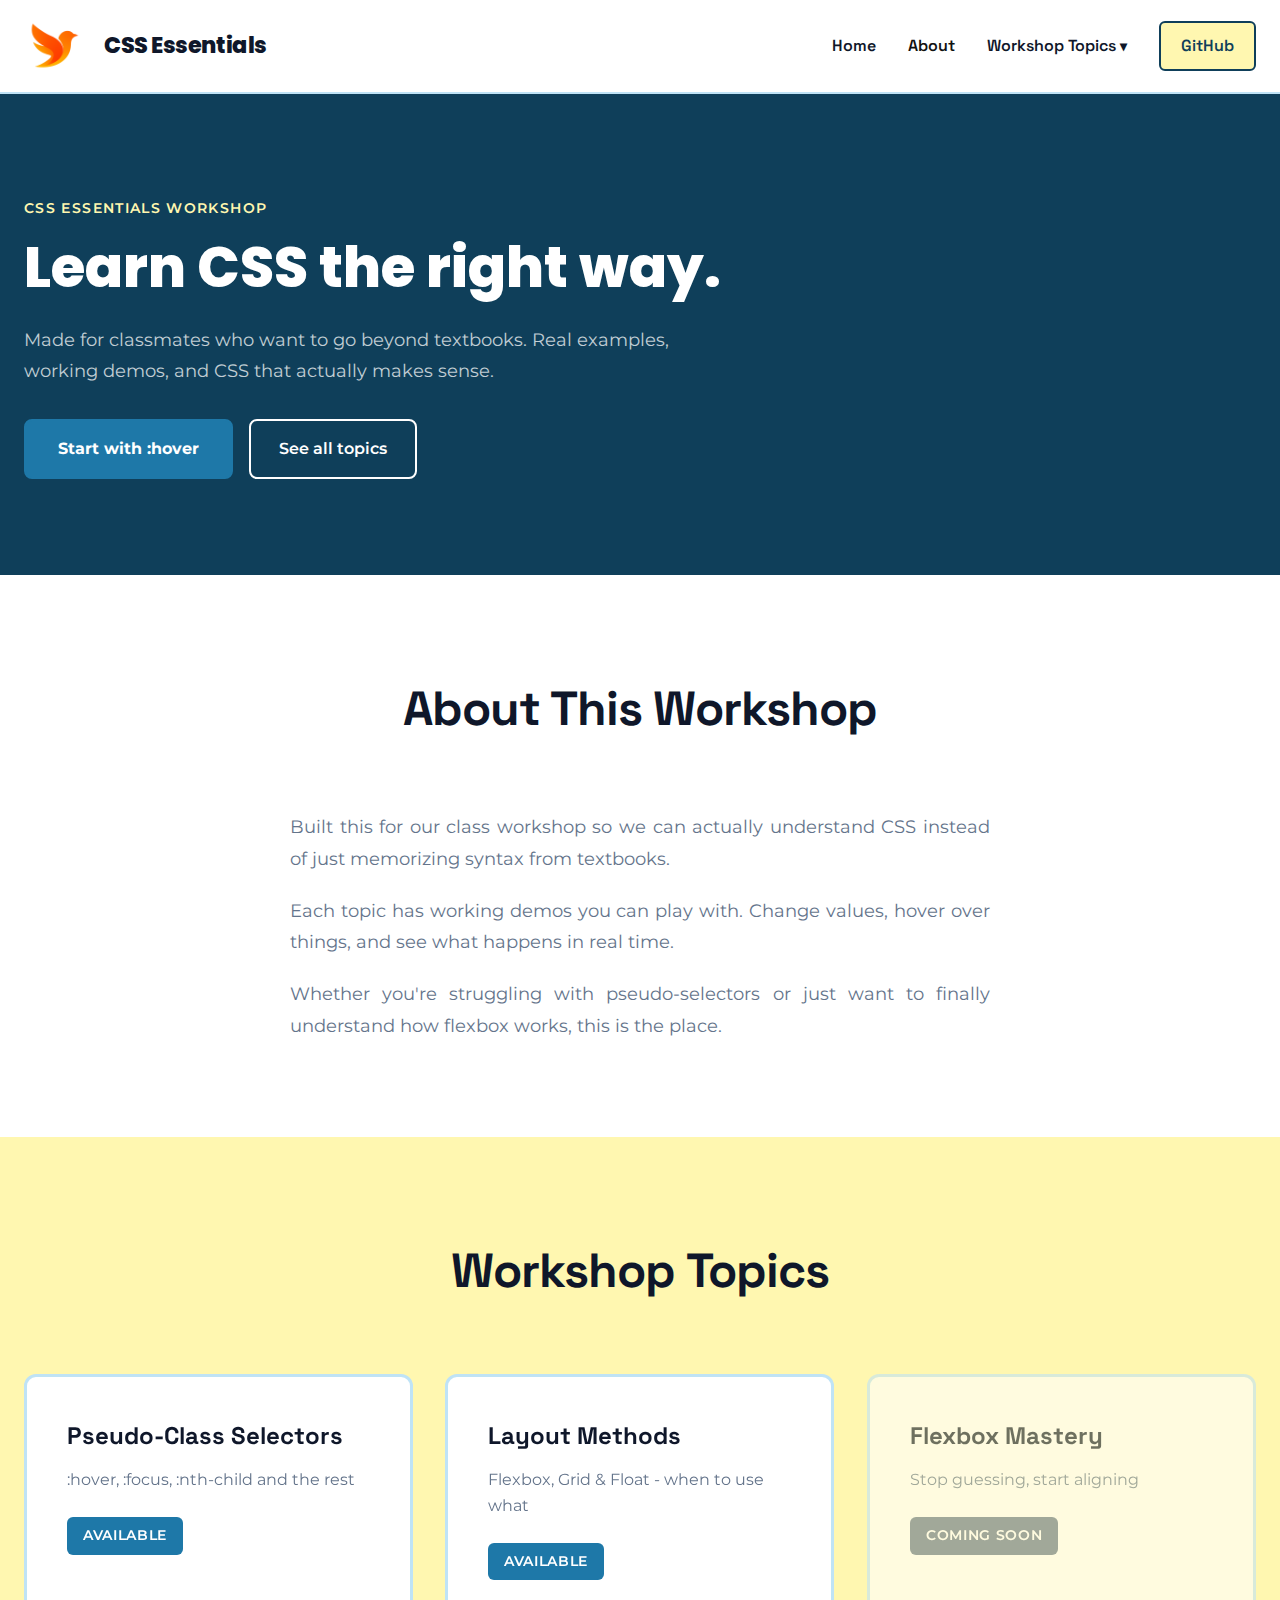
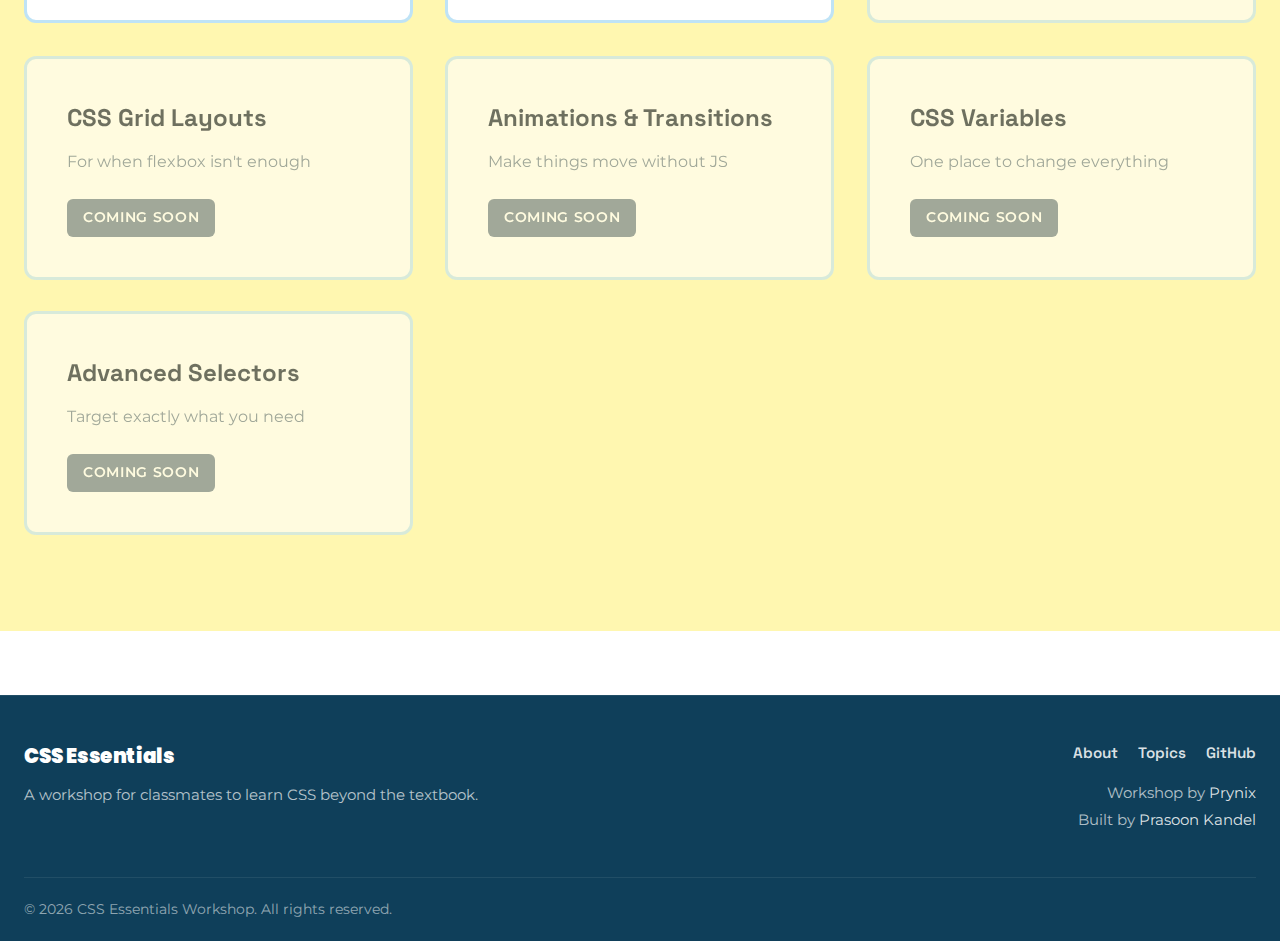
<file: index.html>
<!doctype html>
<html lang="en">
  <head>
    <meta charset="UTF-8" />
    <meta name="viewport" content="width=device-width, initial-scale=1.0" />
    <title>CSS Essentials - Learn Advanced CSS</title>
    <meta
      name="description"
      content="A learning platform developed for a workshop to help classmates understand advanced CSS concepts beyond traditional textbook material."
    />
    <meta
      name="keywords"
      content="CSS, CSS workshop, pseudo-selectors, flexbox, grid, web development, learn CSS"
    />
    <meta name="author" content="Prasoon Kandel" />
    <meta name="robots" content="index, follow" />

    <!-- Open Graph / Facebook -->
    <meta property="og:type" content="website" />
    <meta property="og:title" content="CSS Essentials - Learn Advanced CSS" />
    <meta
      property="og:description"
      content="A learning platform developed for a workshop to help classmates understand advanced CSS concepts beyond traditional textbook material."
    />
    <meta
      property="og:image"
      content="https://css-essentials.prasoonkandel.me/banner.png"
    />
    <meta
      property="og:url"
      content="https://css-essentials.prasoonkandel.me/"
    />
    <meta property="og:site_name" content="CSS Essentials" />

    <!-- Twitter -->
    <meta name="twitter:card" content="summary_large_image" />
    <meta name="twitter:title" content="CSS Essentials - Learn Advanced CSS" />
    <meta
      name="twitter:description"
      content="A learning platform developed for a workshop to help classmates understand advanced CSS concepts beyond traditional textbook material."
    />
    <meta
      name="twitter:image"
      content="https://css-essentials.prasoonkandel.me/banner.png"
    />

    <!-- Theme Color -->
    <meta name="theme-color" content="#1e78a8" />

    <link rel="icon" href="./favicon.png" />
    <link rel="shortcut icon" href="./favicon.png" />
    <link rel="preconnect" href="https://fonts.googleapis.com" />
    <link rel="preconnect" href="https://fonts.gstatic.com" crossorigin />
    <link
      href="https://fonts.googleapis.com/css2?family=Montserrat:wght@400;500;600;700&family=Space+Grotesk:wght@500;600;700&family=Poppins:wght@700;800;900&display=swap"
      rel="stylesheet"
    />
    <link rel="stylesheet" href="css/root.css" />
    <link rel="stylesheet" href="css/global.css" />
    <link rel="stylesheet" href="css/home.css" />
  </head>
  <body>
    <nav class="navbar">
      <div class="container">
        <div class="nav-content">
          <a href="./" class="nav-logo">
            <img src="prynix.png" alt="Prynix Logo" class="logo-img" />
            <span class="logo-title">CSS Essentials</span>
          </a>

          <button
            class="nav-toggle"
            type="button"
            aria-label="Open menu"
            aria-expanded="false"
            aria-controls="nav-links"
          >
            <svg
              class="nav-toggle-icon"
              width="22"
              height="22"
              viewBox="0 0 24 24"
              fill="none"
              stroke="currentColor"
              stroke-width="2.5"
              stroke-linecap="round"
            >
              <path d="M4 7h16M4 12h16M4 17h16" />
            </svg>
          </button>

          <div class="nav-links" id="nav-links">
            <a href="./">Home</a>
            <a href="#about">About</a>
            <div class="nav-dropdown">
              <button
                type="button"
                class="nav-dropdown-toggle"
                aria-expanded="false"
                aria-controls="nav-dropdown-menu"
              >
                Workshop Topics <span class="nav-dropdown-caret">▾</span>
              </button>
              <div class="nav-dropdown-menu" id="nav-dropdown-menu">
                <a href="#topics">All Topics</a>
                <a href="pseudo-selectors/">Pseudo-Class Selectors</a>
                <a href="layout-methods/">Layout Methods</a>
                <a href="#" class="disabled-link">Flexbox Mastery</a>
                <a href="#" class="disabled-link">CSS Grid Layouts</a>
                <a href="#" class="disabled-link">Animations & Transitions</a>
                <a href="#" class="disabled-link">CSS Variables</a>
                <a href="#" class="disabled-link">Advanced Selectors</a>
              </div>
            </div>
            <a
              href="https://github.com/prynixdevs/CSS-Essentials"
              target="_blank"
              rel="noopener noreferrer"
              class="nav-cta"
              >GitHub</a
            >
          </div>
        </div>
      </div>
    </nav>

    <section class="hero">
      <div class="container">
        <div class="hero-content">
          <p class="hero-label">CSS Essentials Workshop</p>
          <h1 class="hero-title">Learn CSS the right way.</h1>
          <p class="hero-desc">
            Made for classmates who want to go beyond textbooks. Real examples,
            working demos, and CSS that actually makes sense.
          </p>
          <div class="hero-actions">
            <a href="pseudo-selectors/" class="btn-start">Start with :hover</a>
            <a href="#topics" class="btn-browse">See all topics</a>
          </div>
        </div>
      </div>
    </section>

    <section id="about" class="introduction">
      <div class="container">
        <h2 class="section-title">About This Workshop</h2>
        <div class="intro-content">
          <p>
            Built this for our class workshop so we can actually understand CSS
            instead of just memorizing syntax from textbooks.
          </p>
          <p>
            Each topic has working demos you can play with. Change values, hover
            over things, and see what happens in real time.
          </p>
          <p>
            Whether you're struggling with pseudo-selectors or just want to
            finally understand how flexbox works, this is the place.
          </p>
        </div>
      </div>
    </section>

    <section id="topics" class="topics">
      <div class="container">
        <h2 class="section-title">Workshop Topics</h2>
        <div class="topics-grid">
          <a href="pseudo-selectors/" class="topic-card">
            <h3>Pseudo-Class Selectors</h3>
            <p>:hover, :focus, :nth-child and the rest</p>
            <span class="badge">Available</span>
          </a>
          <a href="layout-methods/" class="topic-card">
            <h3>Layout Methods</h3>
            <p>Flexbox, Grid & Float - when to use what</p>
            <span class="badge">Available</span>
          </a>
          <div class="topic-card disabled">
            <h3>Flexbox Mastery</h3>
            <p>Stop guessing, start aligning</p>
            <span class="badge soon">Coming Soon</span>
          </div>
          <div class="topic-card disabled">
            <h3>CSS Grid Layouts</h3>
            <p>For when flexbox isn't enough</p>
            <span class="badge soon">Coming Soon</span>
          </div>
          <div class="topic-card disabled">
            <h3>Animations & Transitions</h3>
            <p>Make things move without JS</p>
            <span class="badge soon">Coming Soon</span>
          </div>
          <div class="topic-card disabled">
            <h3>CSS Variables</h3>
            <p>One place to change everything</p>
            <span class="badge soon">Coming Soon</span>
          </div>
          <div class="topic-card disabled">
            <h3>Advanced Selectors</h3>
            <p>Target exactly what you need</p>
            <span class="badge soon">Coming Soon</span>
          </div>
        </div>
      </div>
    </section>

    <footer class="footer">
      <div class="container">
        <div class="footer-inner">
          <div class="footer-brand">
            <div class="footer-name">CSS Essentials</div>
            <p class="footer-desc">
              A workshop for classmates to learn CSS beyond the textbook.
            </p>
          </div>

          <div class="footer-right">
            <ul class="footer-links">
              <li><a href="#about">About</a></li>
              <li><a href="#topics">Topics</a></li>
              <li>
                <a
                  href="https://github.com/prynixdevs/CSS-Essentials"
                  target="_blank"
                  rel="noopener noreferrer"
                  >GitHub</a
                >
              </li>
            </ul>

            <div class="footer-credits">
              <span
                >Workshop by
                <a
                  href="https://github.com/prynixdevs"
                  target="_blank"
                  rel="noopener noreferrer"
                  >Prynix</a
                ></span
              >
              <span
                >Built by
                <a
                  href="https://github.com/prasoonkandel"
                  target="_blank"
                  rel="noopener noreferrer"
                  >Prasoon Kandel</a
                ></span
              >
            </div>
          </div>
        </div>

        <div class="footer-bottom">
          <p>© 2026 CSS Essentials Workshop. All rights reserved.</p>
        </div>
      </div>
    </footer>

    <script src="script.js"></script>
  </body>
</html>
</file>
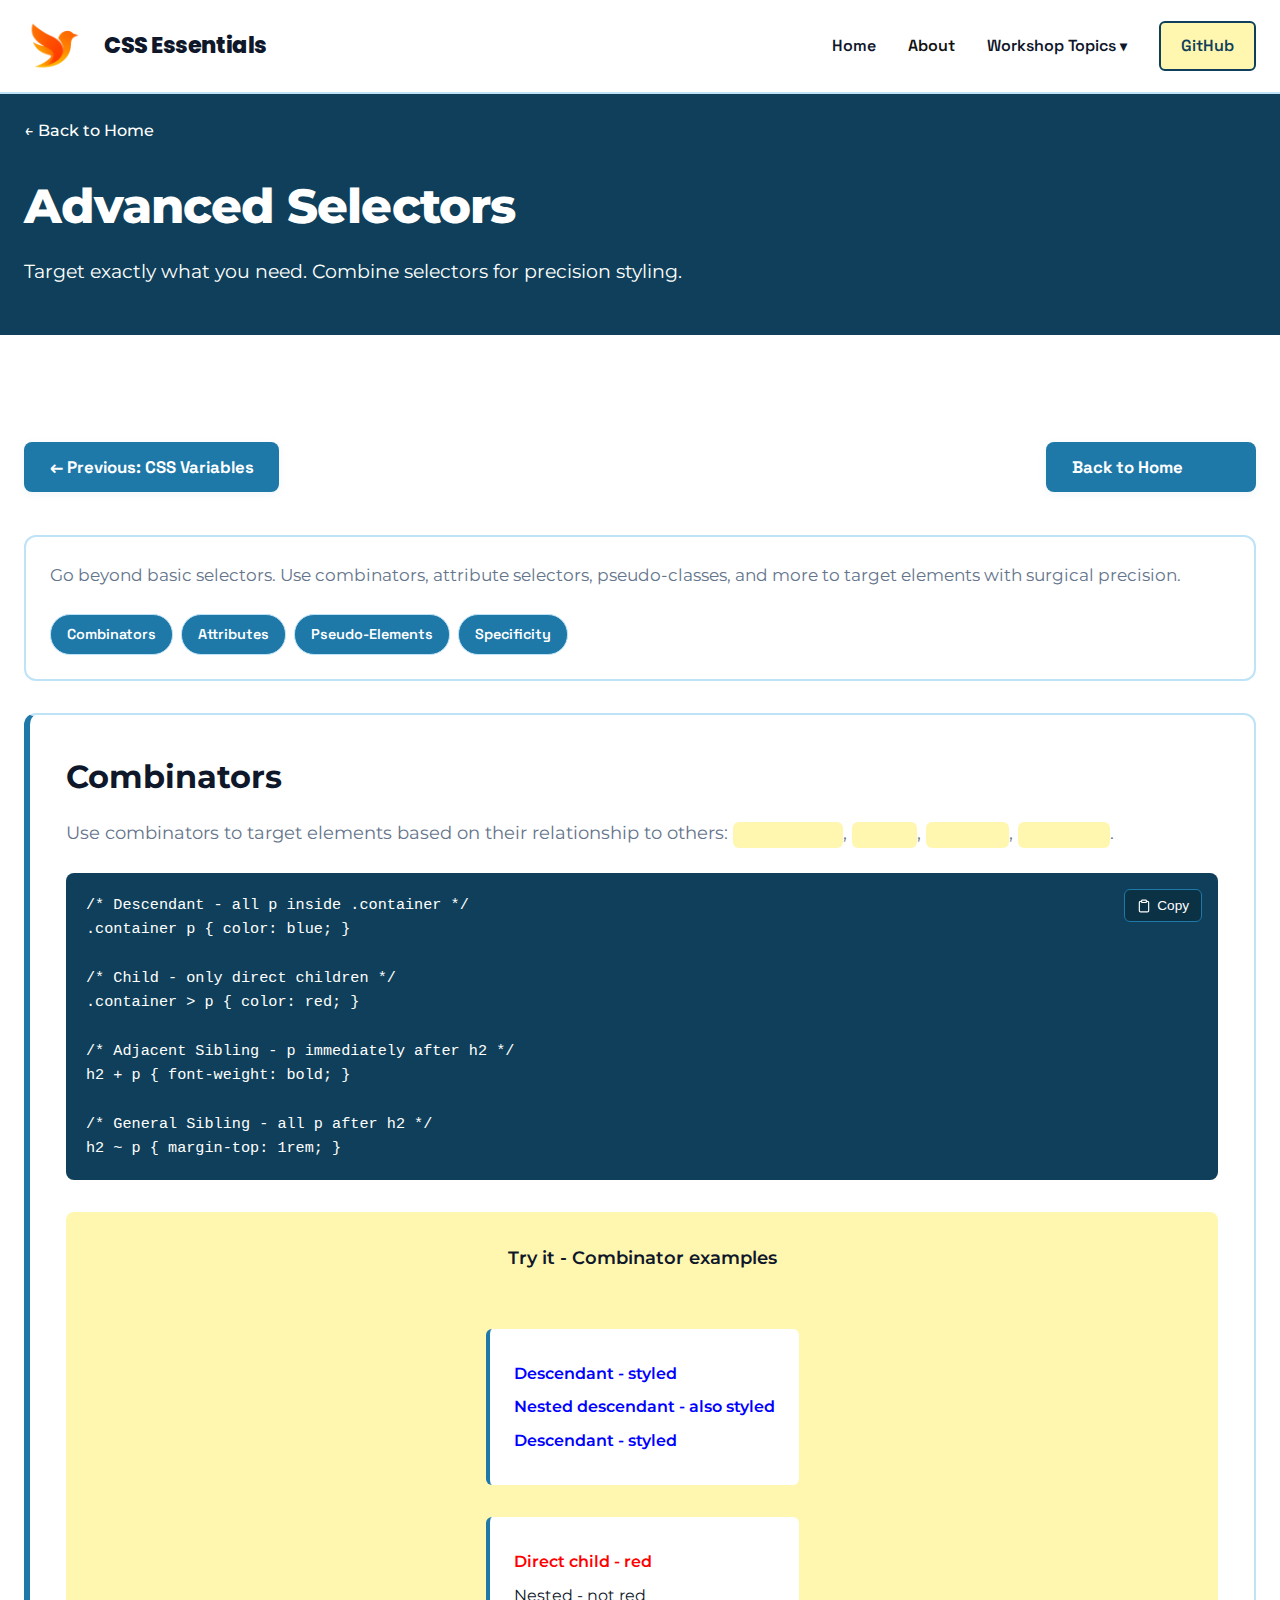
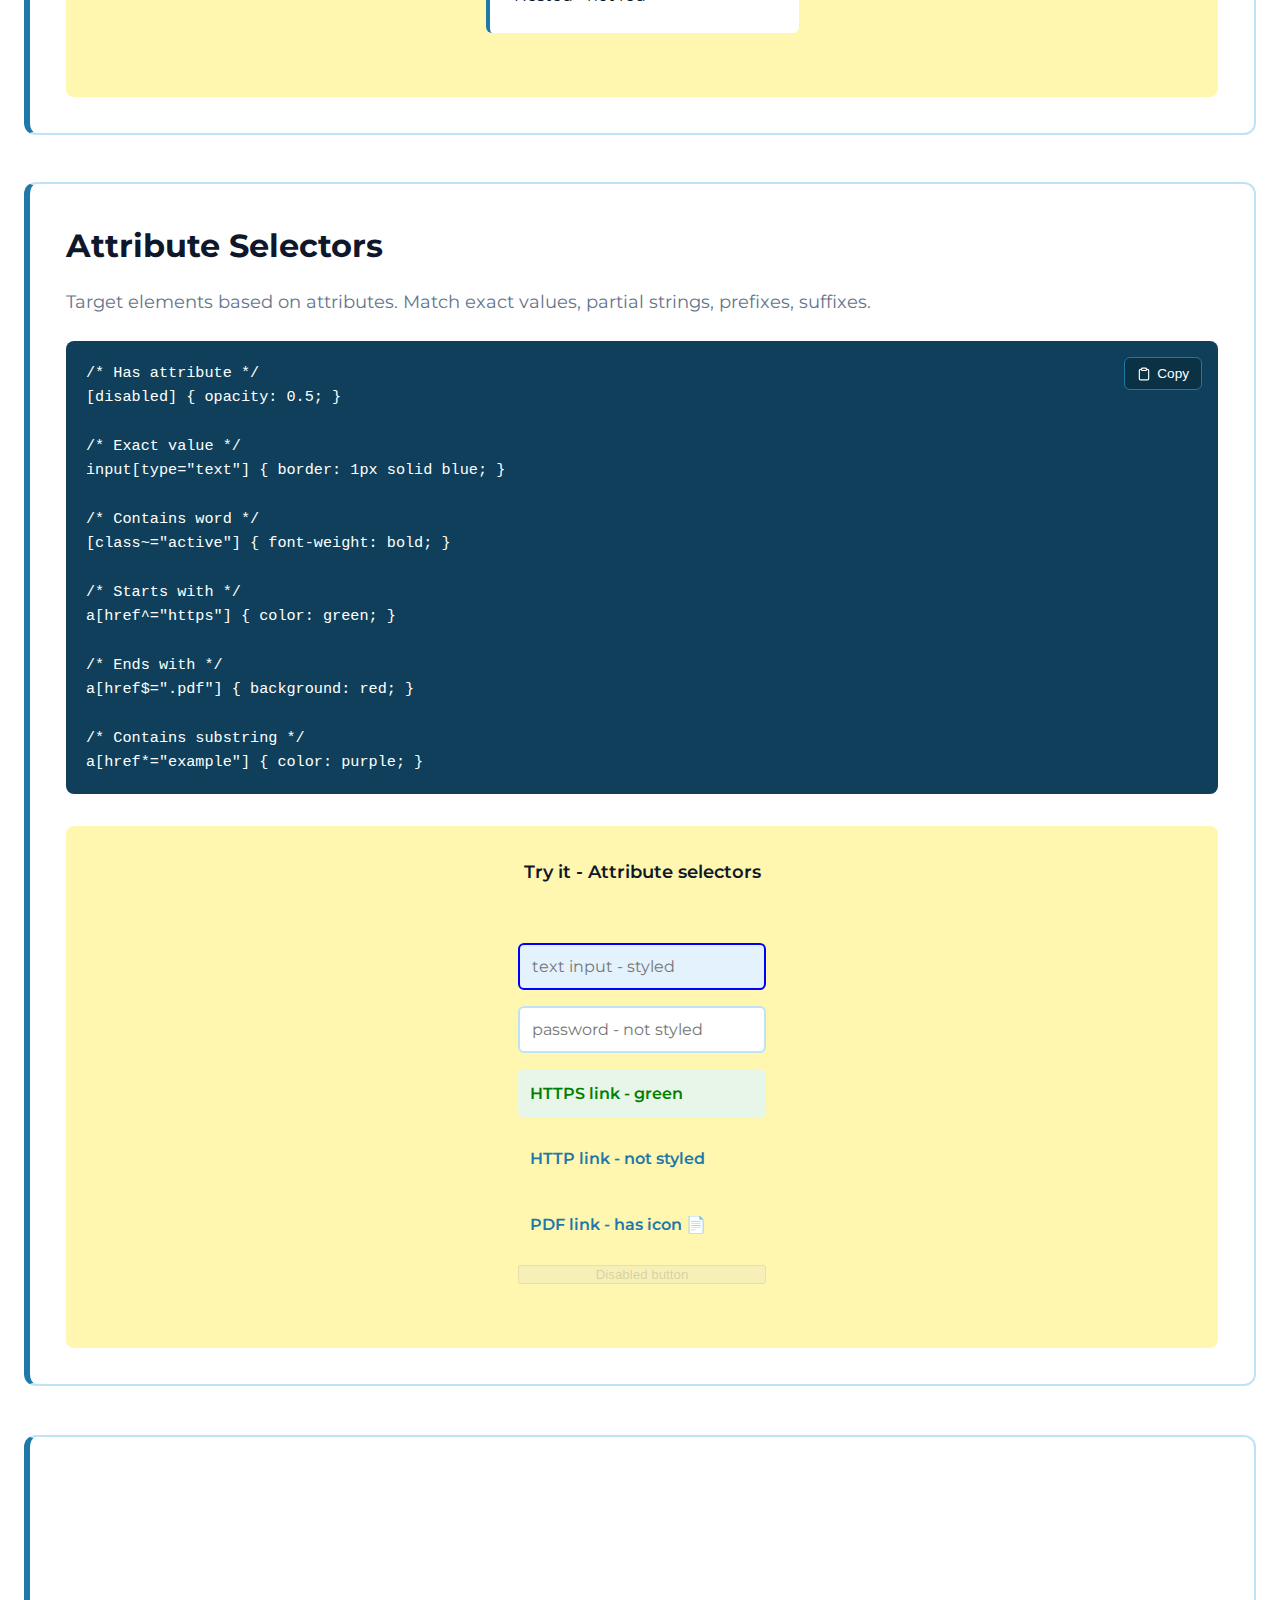
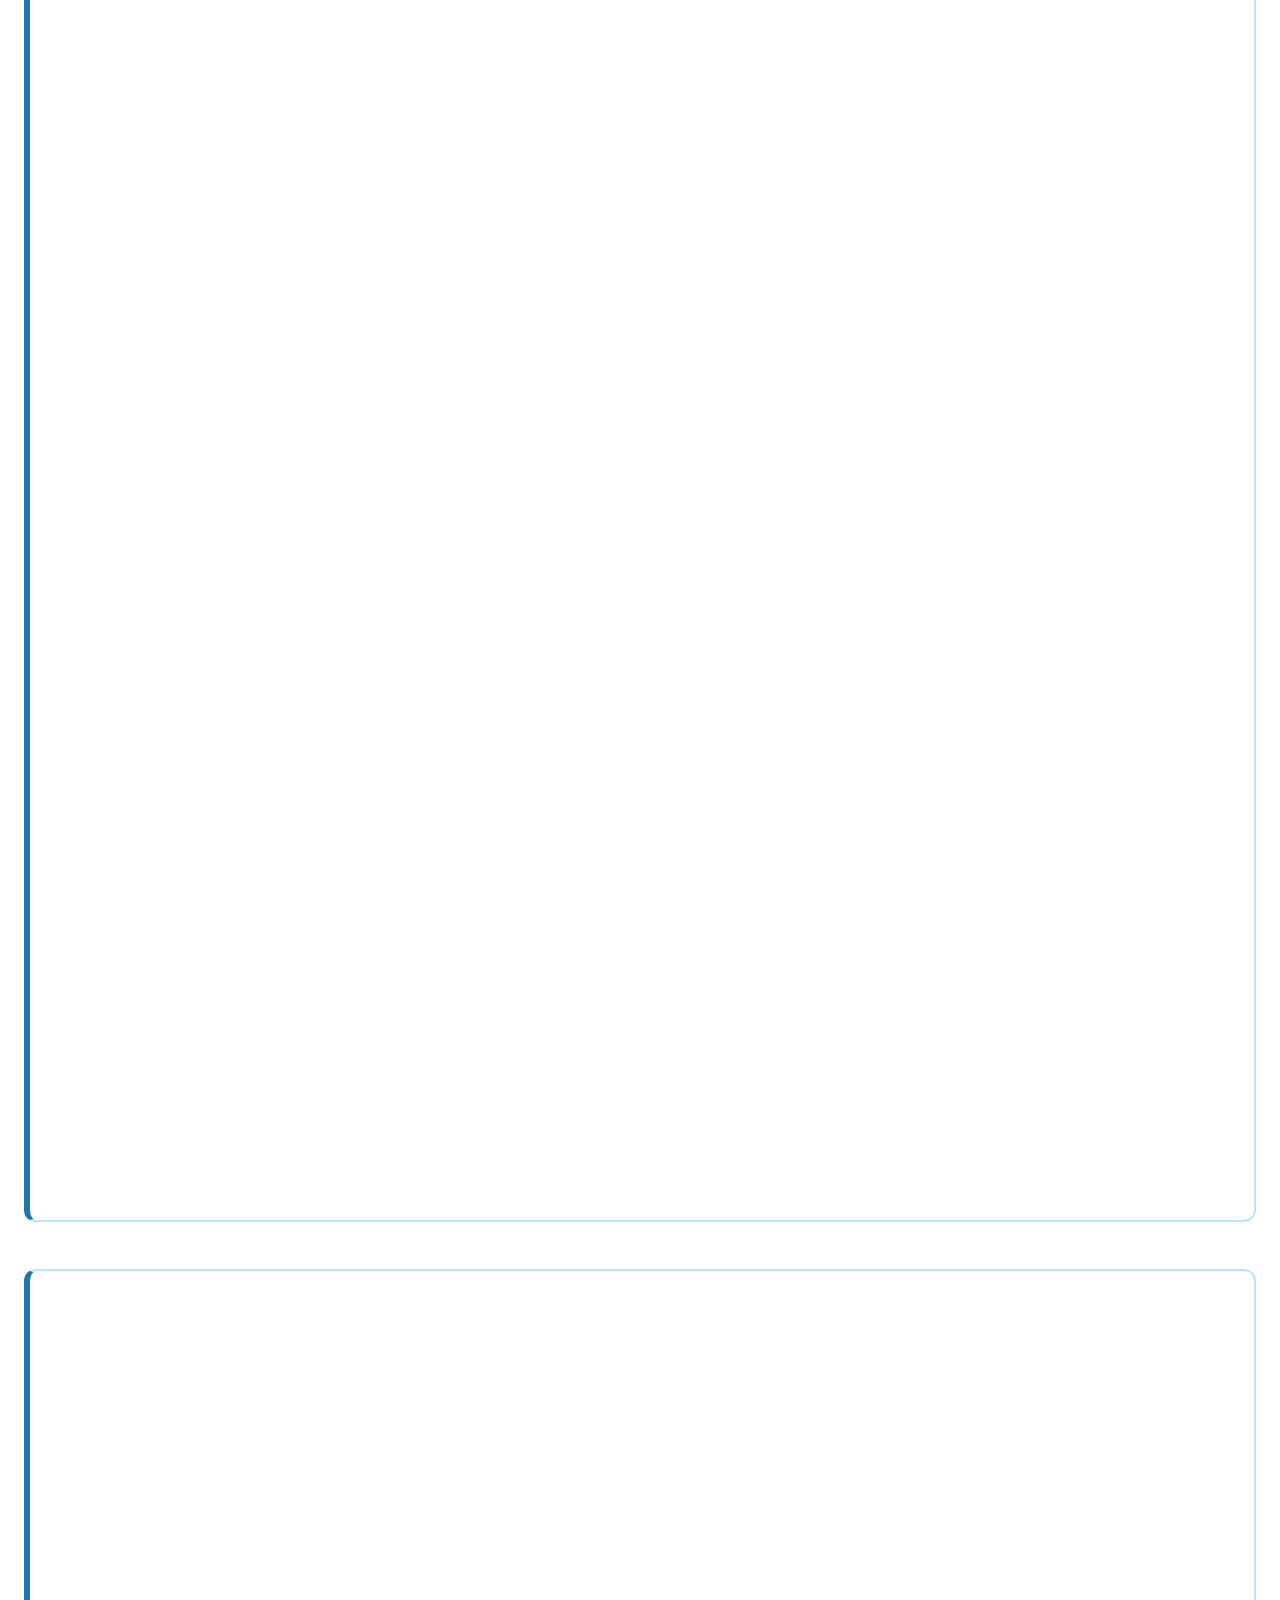
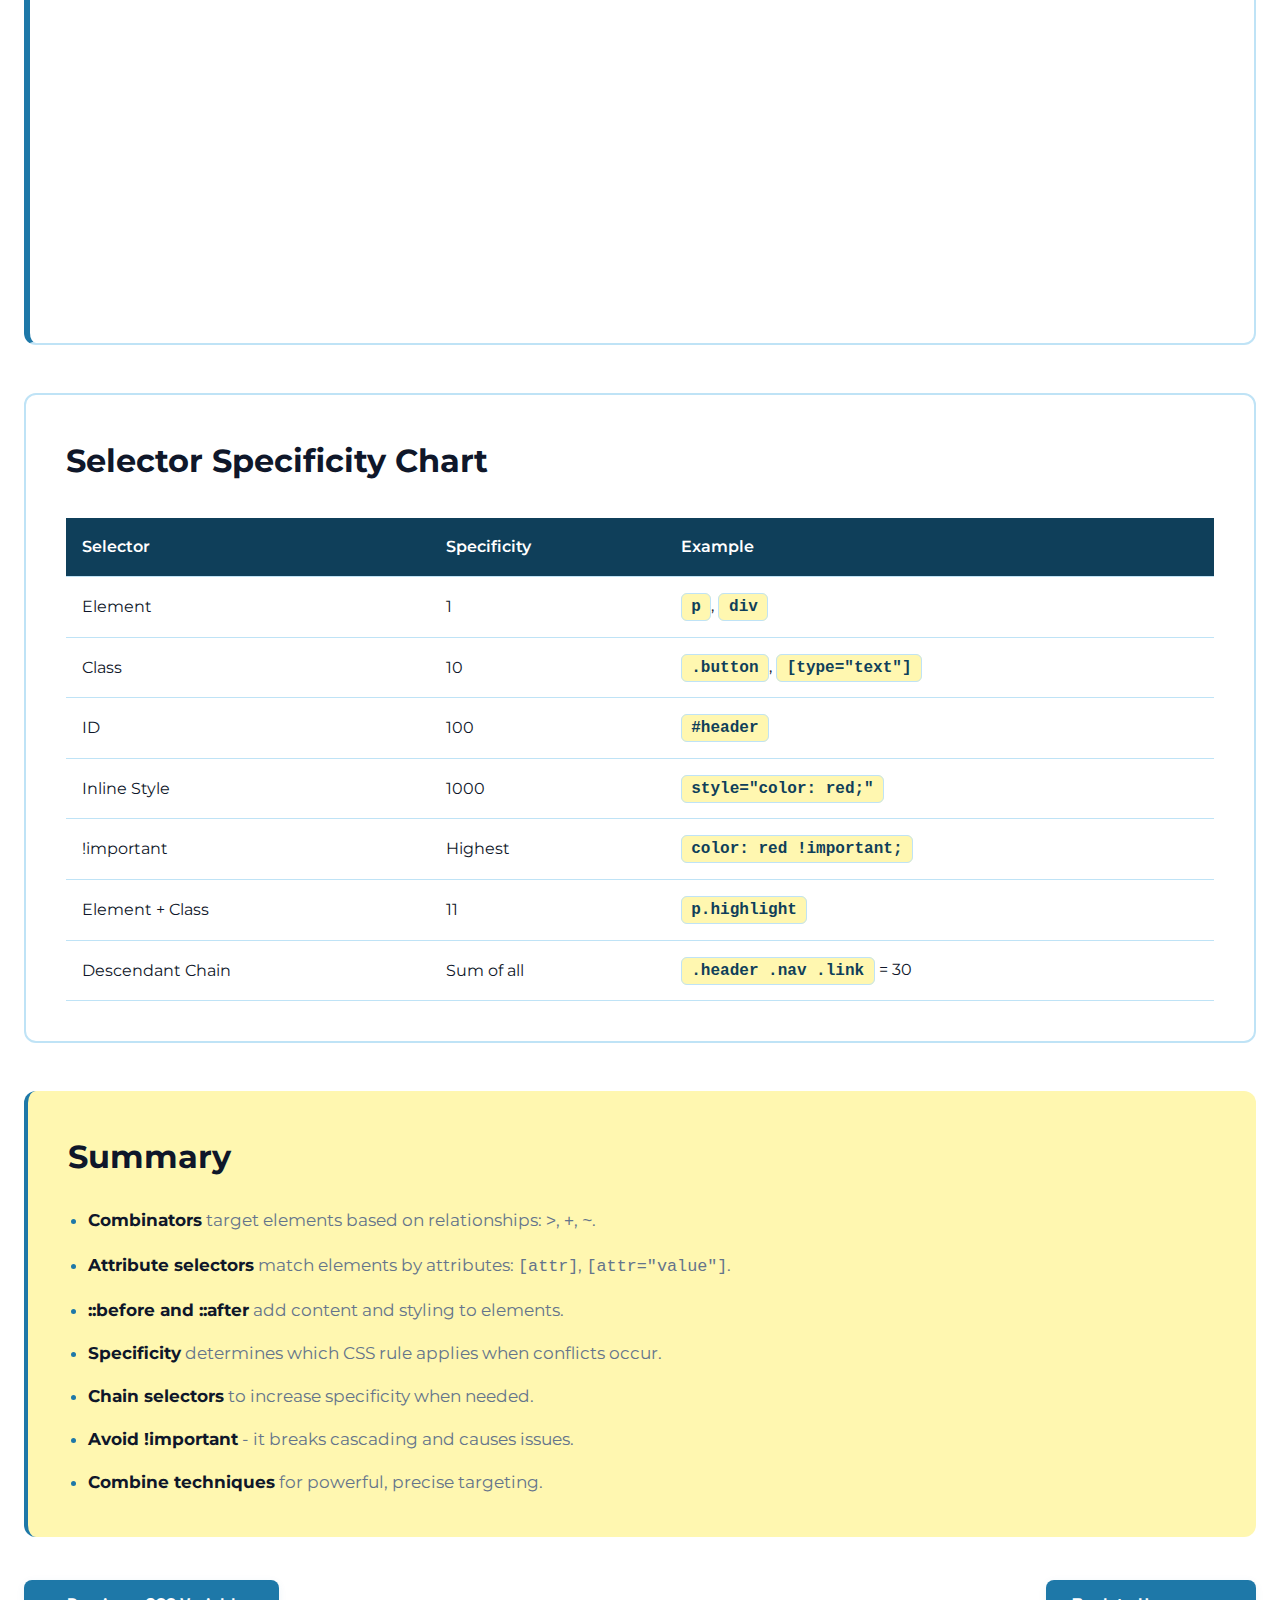
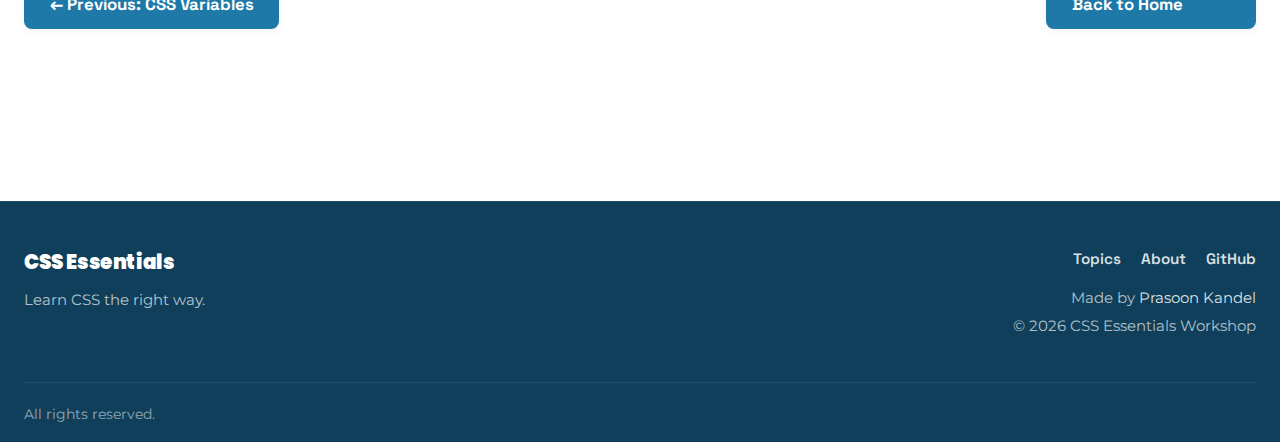
<file: advanced-selectors/index.html>
<!doctype html>
<html lang="en">
  <head>
    <meta charset="UTF-8" />
    <meta name="viewport" content="width=device-width, initial-scale=1.0" />
    <title>Advanced Selectors - CSS Essentials</title>
    <link rel="icon" href="../favicon.png" />
    <link rel="shortcut icon" href="../favicon.png" />
    <link rel="preconnect" href="https://fonts.googleapis.com" />
    <link rel="preconnect" href="https://fonts.gstatic.com" crossorigin />
    <link
      href="https://fonts.googleapis.com/css2?family=Montserrat:wght@400;500;600;700&family=Space+Grotesk:wght@500;600;700&family=Poppins:wght@700;800;900&display=swap"
      rel="stylesheet"
    />
    <link rel="stylesheet" href="../css/root.css" />
    <link rel="stylesheet" href="../css/global.css" />
    <link rel="stylesheet" href="../css/page.css" />
    <link rel="stylesheet" href="../css/advanced-selectors.css" />
  </head>
  <body class="adv-sel-page">
    <nav class="navbar">
      <div class="container">
        <div class="nav-content">
          <a href="../" class="nav-logo">
            <img src="../prynix.png" alt="Prynix Logo" class="logo-img" />
            <span class="logo-title">CSS Essentials</span>
          </a>

          <button
            class="nav-toggle"
            type="button"
            aria-label="Open menu"
            aria-expanded="false"
            aria-controls="nav-links"
          >
            <svg
              class="nav-toggle-icon"
              width="22"
              height="22"
              viewBox="0 0 24 24"
              fill="none"
              stroke="currentColor"
              stroke-width="2.5"
              stroke-linecap="round"
            >
              <path d="M4 7h16M4 12h16M4 17h16" />
            </svg>
          </button>

          <div class="nav-links" id="nav-links">
            <a href="../">Home</a>
            <a href="../#about">About</a>
            <div class="nav-dropdown">
              <button
                type="button"
                class="nav-dropdown-toggle"
                aria-expanded="false"
                aria-controls="nav-dropdown-menu"
              >
                Workshop Topics <span class="nav-dropdown-caret">▾</span>
              </button>
              <div class="nav-dropdown-menu" id="nav-dropdown-menu">
                <a href="../#topics">All Topics</a>
                <a href="../pseudo-selectors/">Pseudo-Class Selectors</a>
                <a href="../layout-methods/">Layout Methods</a>
                <a href="../flexbox-mastery/">Flexbox Mastery</a>
                <a href="../css-grid/">CSS Grid Layouts</a>
                <a href="../animations/">Animations & Transitions</a>
                <a href="../css-variables/">CSS Variables</a>
                <a href="../advanced-selectors/">Advanced Selectors</a>
              </div>
            </div>
            <a
              href="https://github.com/prynixdevs/CSS-Essentials"
              target="_blank"
              rel="noopener noreferrer"
              class="nav-cta"
              >GitHub</a
            >
          </div>
        </div>
      </div>
    </nav>

    <header class="page-header">
      <div class="container">
        <a href="../" class="back-link">← Back to Home</a>
        <h1>Advanced Selectors</h1>
        <p>
          Target exactly what you need. Combine selectors for precision styling.
        </p>
      </div>
    </header>

    <main class="demo-page">
      <div class="container">
        <div class="page-nav-buttons">
          <a href="../css-variables/" class="page-nav-btn"
            >← Previous: CSS Variables</a
          >
          <a href="../" class="page-nav-btn">Back to Home</a>
        </div>
        <div class="page-intro">
          <p>
            Go beyond basic selectors. Use combinators, attribute selectors,
            pseudo-classes, and more to target elements with surgical precision.
          </p>
          <div class="quick-links">
            <a class="pill" href="#combinators">Combinators</a>
            <a class="pill" href="#attributes">Attributes</a>
            <a class="pill" href="#pseudo-elements">Pseudo-Elements</a>
            <a class="pill" href="#specificity">Specificity</a>
          </div>
        </div>

        <section class="demo-block" id="combinators">
          <div class="demo-content">
            <h2>Combinators</h2>
            <p class="demo-description">
              Use combinators to target elements based on their relationship to
              others:
              <code>Descendant</code>, <code>Child</code>, <code>Sibling</code>,
              <code>Adjacent</code>.
            </p>
            <div class="code-block">
              <button class="copy-btn" onclick="copyCode(this)">
                <svg
                  width="16"
                  height="16"
                  viewBox="0 0 24 24"
                  fill="none"
                  stroke="currentColor"
                  stroke-width="2"
                >
                  <path
                    d="M16 4h2a2 2 0 0 1 2 2v14a2 2 0 0 1-2 2H6a2 2 0 0 1-2-2V6a2 2 0 0 1 2-2h2"
                  ></path>
                  <rect x="8" y="2" width="8" height="4" rx="1" ry="1"></rect>
                </svg>
                Copy
              </button>
              <pre><code>/* Descendant - all p inside .container */
.container p { color: blue; }

/* Child - only direct children */
.container > p { color: red; }

/* Adjacent Sibling - p immediately after h2 */
h2 + p { font-weight: bold; }

/* General Sibling - all p after h2 */
h2 ~ p { margin-top: 1rem; }</code></pre>
            </div>
          </div>
          <div class="demo-visual">
            <h4>Try it - Combinator examples</h4>
            <div class="comb-demo">
              <div class="comb-container">
                <p>Descendant - styled</p>
                <div>
                  <p>Nested descendant - also styled</p>
                </div>
                <p>Descendant - styled</p>
              </div>
              <div class="comb-container-child">
                <p>Direct child - red</p>
                <div>
                  <p>Nested - not red</p>
                </div>
              </div>
            </div>
          </div>
        </section>

        <section class="demo-block" id="attributes">
          <div class="demo-content">
            <h2>Attribute Selectors</h2>
            <p class="demo-description">
              Target elements based on attributes. Match exact values, partial
              strings, prefixes, suffixes.
            </p>
            <div class="code-block">
              <button class="copy-btn" onclick="copyCode(this)">
                <svg
                  width="16"
                  height="16"
                  viewBox="0 0 24 24"
                  fill="none"
                  stroke="currentColor"
                  stroke-width="2"
                >
                  <path
                    d="M16 4h2a2 2 0 0 1 2 2v14a2 2 0 0 1-2 2H6a2 2 0 0 1-2-2V6a2 2 0 0 1 2-2h2"
                  ></path>
                  <rect x="8" y="2" width="8" height="4" rx="1" ry="1"></rect>
                </svg>
                Copy
              </button>
              <pre><code>/* Has attribute */
[disabled] { opacity: 0.5; }

/* Exact value */
input[type="text"] { border: 1px solid blue; }

/* Contains word */
[class~="active"] { font-weight: bold; }

/* Starts with */
a[href^="https"] { color: green; }

/* Ends with */
a[href$=".pdf"] { background: red; }

/* Contains substring */
a[href*="example"] { color: purple; }</code></pre>
            </div>
          </div>
          <div class="demo-visual">
            <h4>Try it - Attribute selectors</h4>
            <div class="attr-demo">
              <input type="text" placeholder="text input - styled" />
              <input type="password" placeholder="password - not styled" />
              <a href="https://example.com">HTTPS link - green</a>
              <a href="http://example.com">HTTP link - not styled</a>
              <a href="document.pdf">PDF link - has icon</a>
              <button disabled>Disabled button</button>
            </div>
          </div>
        </section>

        <section class="demo-block" id="pseudo-elements">
          <div class="demo-content">
            <h2>Pseudo-Elements</h2>
            <p class="demo-description">
              Style specific parts of elements: <code>::before</code>,
              <code>::after</code>, <code>::first-line</code>,
              <code>::first-letter</code>, <code>::selection</code>.
            </p>
            <div class="code-block">
              <button class="copy-btn" onclick="copyCode(this)">
                <svg
                  width="16"
                  height="16"
                  viewBox="0 0 24 24"
                  fill="none"
                  stroke="currentColor"
                  stroke-width="2"
                >
                  <path
                    d="M16 4h2a2 2 0 0 1 2 2v14a2 2 0 0 1-2 2H6a2 2 0 0 1-2-2V6a2 2 0 0 1 2-2h2"
                  ></path>
                  <rect x="8" y="2" width="8" height="4" rx="1" ry="1"></rect>
                </svg>
                Copy
              </button>
              <pre><code>/* Add content before element */
.icon::before {
  content: "→ ";
  color: var(--primary);
  font-weight: bold;
}

/* Add content after element */
.note::after {
  content: " [Note]";
  color: gray;
}

/* First letter - drop cap */
p::first-letter {
  font-size: 2em;
  font-weight: bold;
  color: var(--primary);
}

/* First line styling */
p::first-line {
  font-weight: bold;
}</code></pre>
            </div>
          </div>
          <div class="demo-visual">
            <h4>Try it - Pseudo-elements in action</h4>
            <div class="pseudo-demo">
              <div class="pseudo-icon">Icon element</div>
              <p class="pseudo-note">This is a note</p>
              <p class="pseudo-first-line">
                The first line of this paragraph is styled differently. Notice
                how only the first line gets the special treatment.
              </p>
              <p class="pseudo-first-letter">
                This paragraph has a drop cap on the first letter. Try selecting
                and highlighting the text to see the selection color.
              </p>
            </div>
          </div>
        </section>

        <section class="demo-block" id="specificity">
          <div class="demo-content">
            <h2>Specificity</h2>
            <p class="demo-description">
              CSS applies based on specificity. Inline styles (1000) beat IDs
              (100) beat classes (10) beat elements (1). Chain selectors to
              increase specificity.
            </p>
            <div class="code-block">
              <button class="copy-btn" onclick="copyCode(this)">
                <svg
                  width="16"
                  height="16"
                  viewBox="0 0 24 24"
                  fill="none"
                  stroke="currentColor"
                  stroke-width="2"
                >
                  <path
                    d="M16 4h2a2 2 0 0 1 2 2v14a2 2 0 0 1-2 2H6a2 2 0 0 1-2-2V6a2 2 0 0 1 2-2h2"
                  ></path>
                  <rect x="8" y="2" width="8" height="4" rx="1" ry="1"></rect>
                </svg>
                Copy
              </button>
              <pre><code>/* Specificity = 1 (element) */
p { color: black; }

/* Specificity = 10 (class) - WINS */
.text { color: blue; }

/* Specificity = 100 (ID) - WINS OVER CLASS */
#intro { color: red; }

/* Specificity = 11 (1 element + 1 class) */
p.highlight { color: yellow; }

/* Specificity = 101 (1 ID + 1 element) - WINS */
#header p { color: green; }

/* Avoid: Specificity = 1000 (inline) - NEVER USE */
&lt;p style="color: purple;"&gt;Don't do this&lt;/p&gt;</code></pre>
            </div>
          </div>
          <div class="demo-visual">
            <h4>Try it - Specificity in action</h4>
            <div class="spec-demo">
              <p class="spec-element">Element selector (1)</p>
              <p class="spec-class">Class selector (10)</p>
              <p id="spec-id" class="spec-class">ID selector (100)</p>
              <p class="spec-combined-chain">Element + Class (11)</p>
            </div>
            <p
              style="
                margin-top: 1rem;
                font-size: 0.9rem;
                color: var(--text-light);
              "
            >
              CSS applies the most specific rule. Higher specificity wins.
            </p>
          </div>
        </section>

        <div class="comparison-table">
          <h3>Selector Specificity Chart</h3>
          <table>
            <thead>
              <tr>
                <th>Selector</th>
                <th>Specificity</th>
                <th>Example</th>
              </tr>
            </thead>
            <tbody>
              <tr>
                <td>Element</td>
                <td>1</td>
                <td><code>p</code>, <code>div</code></td>
              </tr>
              <tr>
                <td>Class</td>
                <td>10</td>
                <td><code>.button</code>, <code>[type="text"]</code></td>
              </tr>
              <tr>
                <td>ID</td>
                <td>100</td>
                <td><code>#header</code></td>
              </tr>
              <tr>
                <td>Inline Style</td>
                <td>1000</td>
                <td><code>style="color: red;"</code></td>
              </tr>
              <tr>
                <td>!important</td>
                <td>Highest</td>
                <td><code>color: red !important;</code></td>
              </tr>
              <tr>
                <td>Element + Class</td>
                <td>11</td>
                <td><code>p.highlight</code></td>
              </tr>
              <tr>
                <td>Descendant Chain</td>
                <td>Sum of all</td>
                <td><code>.header .nav .link</code> = 30</td>
              </tr>
            </tbody>
          </table>
        </div>

        <div class="summary">
          <h3>Summary</h3>
          <ul>
            <li>
              <strong>Combinators</strong> target elements based on
              relationships: <code>></code>, <code>+</code>, <code>~</code>.
            </li>
            <li>
              <strong>Attribute selectors</strong> match elements by attributes:
              <code>[attr]</code>, <code>[attr="value"]</code>.
            </li>
            <li>
              <strong>::before and ::after</strong> add content and styling to
              elements.
            </li>
            <li>
              <strong>Specificity</strong> determines which CSS rule applies
              when conflicts occur.
            </li>
            <li>
              <strong>Chain selectors</strong> to increase specificity when
              needed.
            </li>
            <li>
              <strong>Avoid !important</strong> - it breaks cascading and causes
              issues.
            </li>
            <li>
              <strong>Combine techniques</strong> for powerful, precise
              targeting.
            </li>
          </ul>
        </div>

        <div class="page-nav-buttons">
          <a href="../css-variables/" class="page-nav-btn"
            >← Previous: CSS Variables</a
          >
          <a href="../" class="page-nav-btn">Back to Home</a>
        </div>
      </div>
    </main>

    <footer class="footer">
      <div class="container">
        <div class="footer-inner">
          <div class="footer-brand">
            <div class="footer-name">CSS Essentials</div>
            <p class="footer-desc">Learn CSS the right way.</p>
          </div>

          <div class="footer-right">
            <ul class="footer-links">
              <li><a href="../#topics">Topics</a></li>
              <li><a href="../#about">About</a></li>
              <li>
                <a
                  href="https://github.com/prynixdevs/CSS-Essentials"
                  target="_blank"
                  >GitHub</a
                >
              </li>
            </ul>

            <div class="footer-credits">
              <p>
                Made by
                <a
                  href="https://github.com/prasoonkandel"
                  target="_blank"
                  rel="noopener noreferrer"
                  >Prasoon Kandel</a
                >
              </p>
              <p>© 2026 CSS Essentials Workshop</p>
            </div>
          </div>
        </div>

        <div class="footer-bottom">
          <p>All rights reserved.</p>
        </div>
      </div>
    </footer>

    <script src="../script.js"></script>
  </body>
</html>
</file>
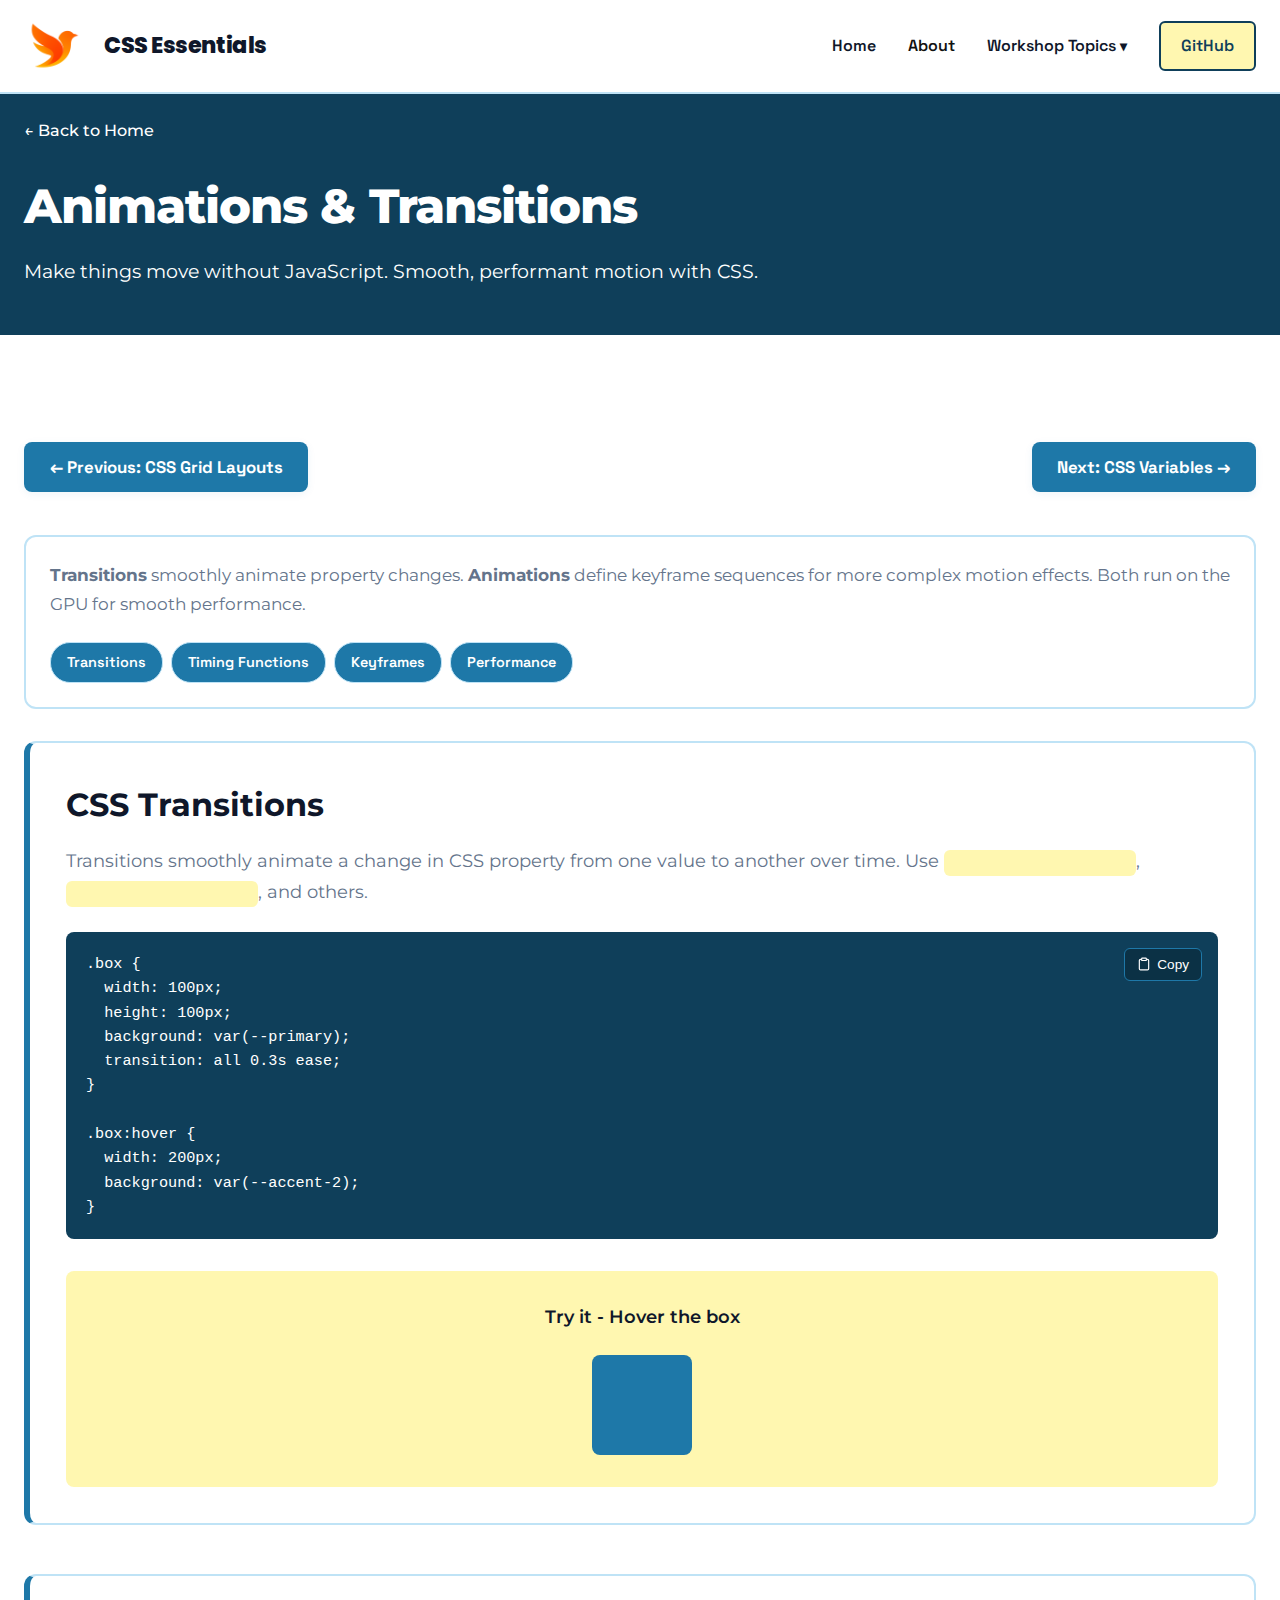
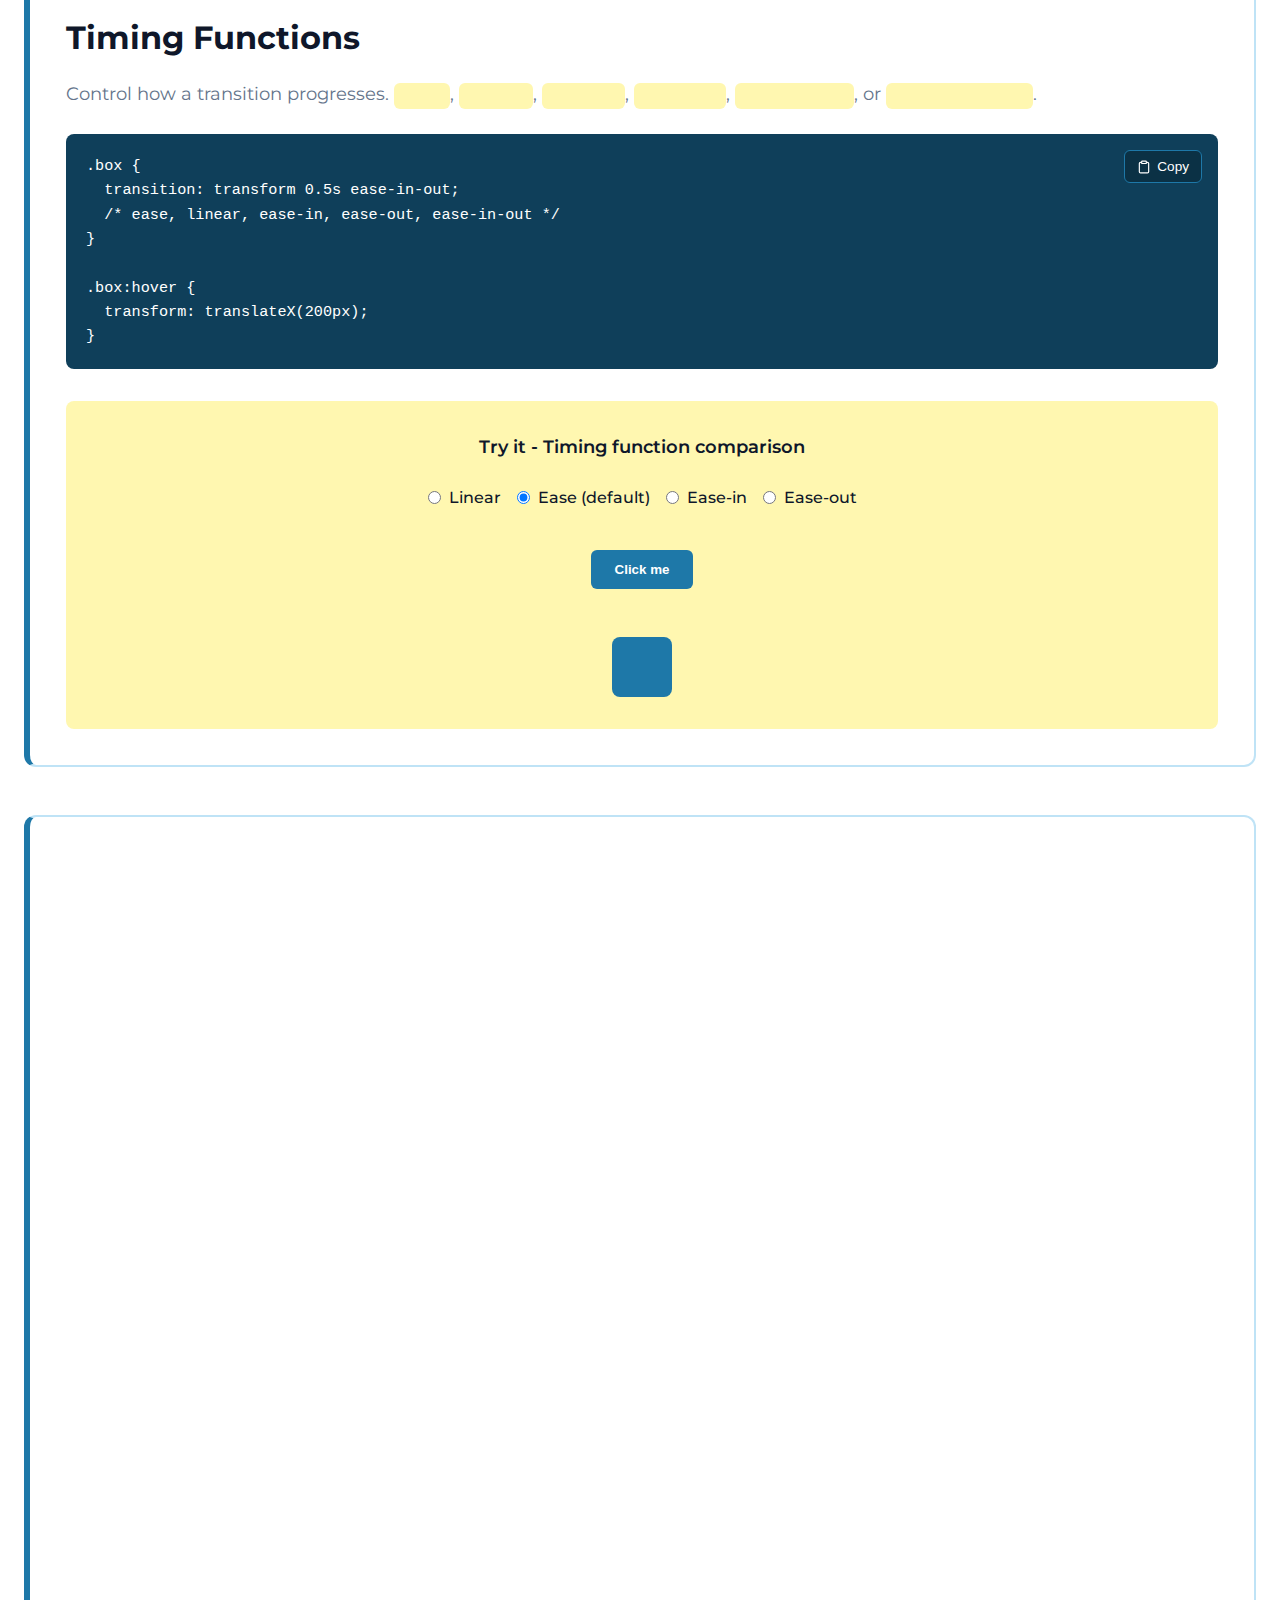
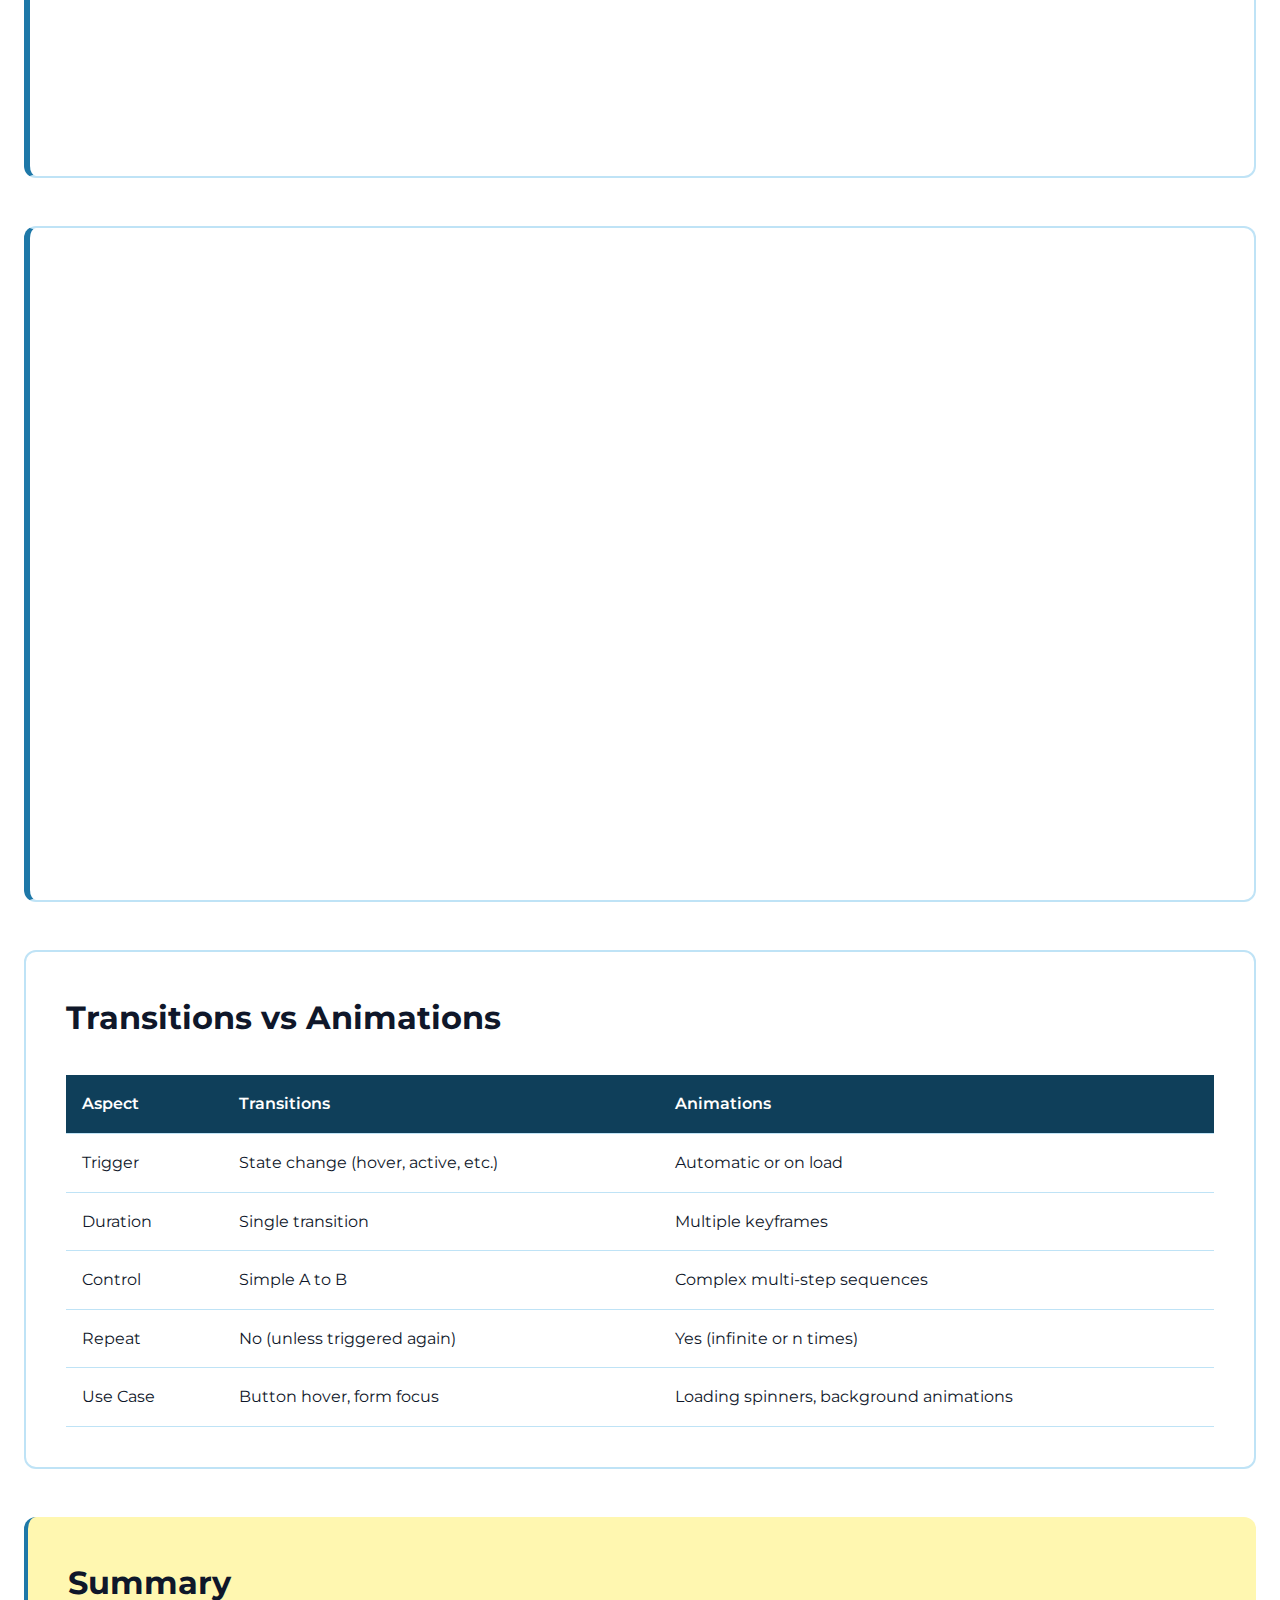
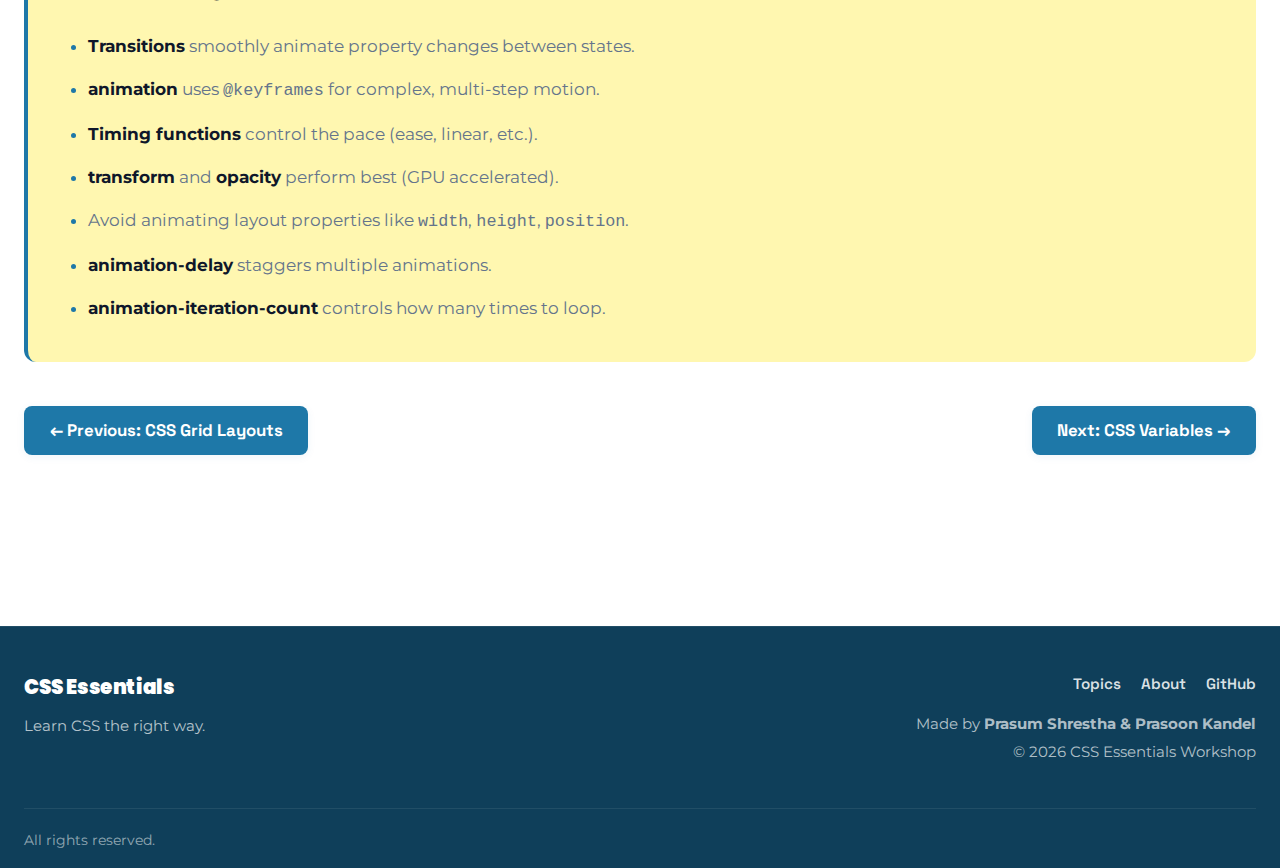
<file: animations/index.html>
<!doctype html>
<html lang="en">
  <head>
    <meta charset="UTF-8" />
    <meta name="viewport" content="width=device-width, initial-scale=1.0" />
    <title>Animations & Transitions - CSS Essentials</title>
    <link rel="icon" href="../favicon.png" />
    <link rel="shortcut icon" href="../favicon.png" />
    <link rel="preconnect" href="https://fonts.googleapis.com" />
    <link rel="preconnect" href="https://fonts.gstatic.com" crossorigin />
    <link
      href="https://fonts.googleapis.com/css2?family=Montserrat:wght@400;500;600;700&family=Space+Grotesk:wght@500;600;700&family=Poppins:wght@700;800;900&display=swap"
      rel="stylesheet"
    />
    <link rel="stylesheet" href="../css/root.css" />
    <link rel="stylesheet" href="../css/global.css" />
    <link rel="stylesheet" href="../css/page.css" />
    <link rel="stylesheet" href="../css/animations.css" />
  </head>
  <body class="anim-page">
    <nav class="navbar">
      <div class="container">
        <div class="nav-content">
          <a href="../" class="nav-logo">
            <img src="../prynix.png" alt="Prynix Logo" class="logo-img" />
            <span class="logo-title">CSS Essentials</span>
          </a>

          <button
            class="nav-toggle"
            type="button"
            aria-label="Open menu"
            aria-expanded="false"
            aria-controls="nav-links"
          >
            <svg
              class="nav-toggle-icon"
              width="22"
              height="22"
              viewBox="0 0 24 24"
              fill="none"
              stroke="currentColor"
              stroke-width="2.5"
              stroke-linecap="round"
            >
              <path d="M4 7h16M4 12h16M4 17h16" />
            </svg>
          </button>

          <div class="nav-links" id="nav-links">
            <a href="../">Home</a>
            <a href="../#about">About</a>
            <div class="nav-dropdown">
              <button
                type="button"
                class="nav-dropdown-toggle"
                aria-expanded="false"
                aria-controls="nav-dropdown-menu"
              >
                Workshop Topics <span class="nav-dropdown-caret">▾</span>
              </button>
              <div class="nav-dropdown-menu" id="nav-dropdown-menu">
                <a href="../#topics">All Topics</a>
                <a href="../pseudo-selectors/">Pseudo-Class Selectors</a>
                <a href="../layout-methods/">Layout Methods</a>
                <a href="../flexbox-mastery/">Flexbox Mastery</a>
                <a href="../css-grid/">CSS Grid Layouts</a>
                <a href="../animations/">Animations & Transitions</a>
                <a href="../css-variables/">CSS Variables</a>
                <a href="../advanced-selectors/">Advanced Selectors</a>
              </div>
            </div>
            <a
              href="https://github.com/prynixdevs/CSS-Essentials"
              target="_blank"
              rel="noopener noreferrer"
              class="nav-cta"
              >GitHub</a
            >
          </div>
        </div>
      </div>
    </nav>

    <header class="page-header">
      <div class="container">
        <a href="../" class="back-link">← Back to Home</a>
        <h1>Animations & Transitions</h1>
        <p>Make things move without JavaScript. Smooth, performant motion with CSS.</p>
      </div>
    </header>

    <main class="demo-page">
      <div class="container">
        <div class="page-nav-buttons">
          <a href="../css-grid/" class="page-nav-btn"
            >← Previous: CSS Grid Layouts</a
          >
          <a href="../css-variables/" class="page-nav-btn"
            >Next: CSS Variables →</a
          >
        </div>
        <div class="page-intro">
          <p>
            <strong>Transitions</strong> smoothly animate property changes. <strong>Animations</strong>
            define keyframe sequences for more complex motion effects. Both run on the GPU for smooth performance.
          </p>
          <div class="quick-links">
            <a class="pill" href="#transitions">Transitions</a>
            <a class="pill" href="#timing">Timing Functions</a>
            <a class="pill" href="#keyframes">Keyframes</a>
            <a class="pill" href="#performance">Performance</a>
          </div>
        </div>

        <section class="demo-block" id="transitions">
          <div class="demo-content">
            <h2>CSS Transitions</h2>
            <p class="demo-description">
              Transitions smoothly animate a change in CSS property from one value to another over time.
              Use <code>transition-property</code>, <code>transition-duration</code>, and others.
            </p>
            <div class="code-block">
              <button class="copy-btn" onclick="copyCode(this)">
                <svg width="16" height="16" viewBox="0 0 24 24" fill="none" stroke="currentColor" stroke-width="2">
                  <path d="M16 4h2a2 2 0 0 1 2 2v14a2 2 0 0 1-2 2H6a2 2 0 0 1-2-2V6a2 2 0 0 1 2-2h2"></path>
                  <rect x="8" y="2" width="8" height="4" rx="1" ry="1"></rect>
                </svg>
                Copy
              </button>
              <pre><code>.box {
  width: 100px;
  height: 100px;
  background: var(--primary);
  transition: all 0.3s ease;
}

.box:hover {
  width: 200px;
  background: var(--accent-2);
}</code></pre>
            </div>
          </div>
          <div class="demo-visual">
            <h4>Try it - Hover the box</h4>
            <div class="transition-demo"></div>
          </div>
        </section>

        <section class="demo-block" id="timing">
          <div class="demo-content">
            <h2>Timing Functions</h2>
            <p class="demo-description">
              Control how a transition progresses. <code>ease</code>, <code>linear</code>,
              <code>ease-in</code>, <code>ease-out</code>, <code>ease-in-out</code>, or <code>cubic-bezier()</code>.
            </p>
            <div class="code-block">
              <button class="copy-btn" onclick="copyCode(this)">
                <svg width="16" height="16" viewBox="0 0 24 24" fill="none" stroke="currentColor" stroke-width="2">
                  <path d="M16 4h2a2 2 0 0 1 2 2v14a2 2 0 0 1-2 2H6a2 2 0 0 1-2-2V6a2 2 0 0 1 2-2h2"></path>
                  <rect x="8" y="2" width="8" height="4" rx="1" ry="1"></rect>
                </svg>
                Copy
              </button>
              <pre><code>.box {
  transition: transform 0.5s ease-in-out;
  /* ease, linear, ease-in, ease-out, ease-in-out */
}

.box:hover {
  transform: translateX(200px);
}</code></pre>
            </div>
          </div>
          <div class="demo-visual">
            <h4>Try it - Timing function comparison</h4>
            <div class="timing-demo-controls">
              <label>
                <input type="radio" name="timing" value="linear" /> Linear
              </label>
              <label>
                <input type="radio" name="timing" value="ease" checked /> Ease (default)
              </label>
              <label>
                <input type="radio" name="timing" value="ease-in" /> Ease-in
              </label>
              <label>
                <input type="radio" name="timing" value="ease-out" /> Ease-out
              </label>
            </div>
            <button class="timing-demo-btn">Click me</button>
            <div class="timing-demo"></div>
          </div>
        </section>

        <section class="demo-block" id="keyframes">
          <div class="demo-content">
            <h2>Keyframe Animations</h2>
            <p class="demo-description">
              Define animations using <code>@keyframes</code>. Control multiple steps and create
              complex motion sequences. Use <code>animation-name</code> and <code>animation-duration</code>.
            </p>
            <div class="code-block">
              <button class="copy-btn" onclick="copyCode(this)">
                <svg width="16" height="16" viewBox="0 0 24 24" fill="none" stroke="currentColor" stroke-width="2">
                  <path d="M16 4h2a2 2 0 0 1 2 2v14a2 2 0 0 1-2 2H6a2 2 0 0 1-2-2V6a2 2 0 0 1 2-2h2"></path>
                  <rect x="8" y="2" width="8" height="4" rx="1" ry="1"></rect>
                </svg>
                Copy
              </button>
              <pre><code>@keyframes bounce {
  0% { transform: translateY(0); }
  50% { transform: translateY(-50px); }
  100% { transform: translateY(0); }
}

.box {
  animation: bounce 1s ease-in-out infinite;
  /* name, duration, timing, iteration */
}</code></pre>
            </div>
          </div>
          <div class="demo-visual">
            <h4>Try it - Bouncing animations</h4>
            <div class="keyframe-demos">
              <div class="bounce-demo"></div>
              <div class="spin-demo"></div>
              <div class="pulse-demo"></div>
            </div>
            <p style="margin-top: 1rem; font-size: 0.9rem; color: var(--text-light); text-align: center;">
              Bounce • Spin • Pulse
            </p>
          </div>
        </section>

        <section class="demo-block" id="performance">
          <div class="demo-content">
            <h2>Performance Tips</h2>
            <p class="demo-description">
              Not all properties animate at the same performance. Animate <code>transform</code> and
              <code>opacity</code> for best results. Avoid animating <code>width</code>,
              <code>height</code>, or <code>position</code> when possible.
            </p>
            <div class="code-block">
              <button class="copy-btn" onclick="copyCode(this)">
                <svg width="16" height="16" viewBox="0 0 24 24" fill="none" stroke="currentColor" stroke-width="2">
                  <path d="M16 4h2a2 2 0 0 1 2 2v14a2 2 0 0 1-2 2H6a2 2 0 0 1-2-2V6a2 2 0 0 1 2-2h2"></path>
                  <rect x="8" y="2" width="8" height="4" rx="1" ry="1"></rect>
                </svg>
                Copy
              </button>
              <pre><code>/* ✅ Good - GPU accelerated */
.box {
  transition: transform 0.3s, opacity 0.3s;
}

.box:hover {
  transform: scale(1.2) rotateY(180deg);
  opacity: 0.8;
}

/* ❌ Avoid - causes layout recalculations */
.box {
  transition: width 0.3s, height 0.3s;
}</code></pre>
            </div>
          </div>
          <div class="demo-visual">
            <h4>Try it - Good vs poor performance</h4>
            <div class="performance-demos">
              <div class="perf-good">
                <div class="perf-box"></div>
                <p>Good: transform</p>
              </div>
              <div class="perf-bad">
                <div class="perf-box-bad"></div>
                <p>Poor: width/height</p>
              </div>
            </div>
            <p style="margin-top: 1rem; font-size: 0.9rem; color: var(--text-light);">
              Hover to see the difference. Inspect DevTools to see which causes repaints.
            </p>
          </div>
        </section>

        <div class="comparison-table">
          <h3>Transitions vs Animations</h3>
          <table>
            <thead>
              <tr>
                <th>Aspect</th>
                <th>Transitions</th>
                <th>Animations</th>
              </tr>
            </thead>
            <tbody>
              <tr>
                <td>Trigger</td>
                <td>State change (hover, active, etc.)</td>
                <td>Automatic or on load</td>
              </tr>
              <tr>
                <td>Duration</td>
                <td>Single transition</td>
                <td>Multiple keyframes</td>
              </tr>
              <tr>
                <td>Control</td>
                <td>Simple A to B</td>
                <td>Complex multi-step sequences</td>
              </tr>
              <tr>
                <td>Repeat</td>
                <td>No (unless triggered again)</td>
                <td>Yes (infinite or n times)</td>
              </tr>
              <tr>
                <td>Use Case</td>
                <td>Button hover, form focus</td>
                <td>Loading spinners, background animations</td>
              </tr>
            </tbody>
          </table>
        </div>

        <div class="summary">
          <h3>Summary</h3>
          <ul>
            <li><strong>Transitions</strong> smoothly animate property changes between states.</li>
            <li><strong>animation</strong> uses <code>@keyframes</code> for complex, multi-step motion.</li>
            <li><strong>Timing functions</strong> control the pace (ease, linear, etc.).</li>
            <li><strong>transform</strong> and <strong>opacity</strong> perform best (GPU accelerated).</li>
            <li>Avoid animating layout properties like <code>width</code>, <code>height</code>,
              <code>position</code>.
            </li>
            <li><strong>animation-delay</strong> staggers multiple animations.</li>
            <li><strong>animation-iteration-count</strong> controls how many times to loop.</li>
          </ul>
        </div>

        <div class="page-nav-buttons">
          <a href="../css-grid/" class="page-nav-btn"
            >← Previous: CSS Grid Layouts</a
          >
          <a href="../css-variables/" class="page-nav-btn"
            >Next: CSS Variables →</a
          >
        </div>
      </div>
    </main>

    <footer class="footer">
      <div class="container">
        <div class="footer-inner">
          <div class="footer-brand">
            <div class="footer-name">CSS Essentials</div>
            <p class="footer-desc">Learn CSS the right way.</p>
          </div>

          <div class="footer-right">
            <ul class="footer-links">
              <li><a href="../#topics">Topics</a></li>
              <li><a href="../#about">About</a></li>
              <li>
                <a href="https://github.com/prynixdevs/CSS-Essentials" target="_blank"
                  >GitHub</a
                >
              </li>
            </ul>

            <div class="footer-credits">
              <p>Made by <strong>Prasum Shrestha & Prasoon Kandel</strong></p>
              <p>© 2026 CSS Essentials Workshop</p>
            </div>
          </div>
        </div>

        <div class="footer-bottom">
          <p>All rights reserved.</p>
        </div>
      </div>
    </footer>

    <script src="../script.js"></script>
    <script>
      // Timing function demo
      document.querySelectorAll('input[name="timing"]').forEach((radio) => {
        radio.addEventListener('change', function () {
          const demo = document.querySelector('.timing-demo');
          demo.style.animationTimingFunction = this.value;
        });
      });

      document.querySelector('.timing-demo-btn').addEventListener('click', function () {
        const demo = document.querySelector('.timing-demo');
        demo.style.animation = 'none';
        setTimeout(() => {
          demo.style.animation = '';
        }, 10);
      });
    </script>
  </body>
</html>
</file>
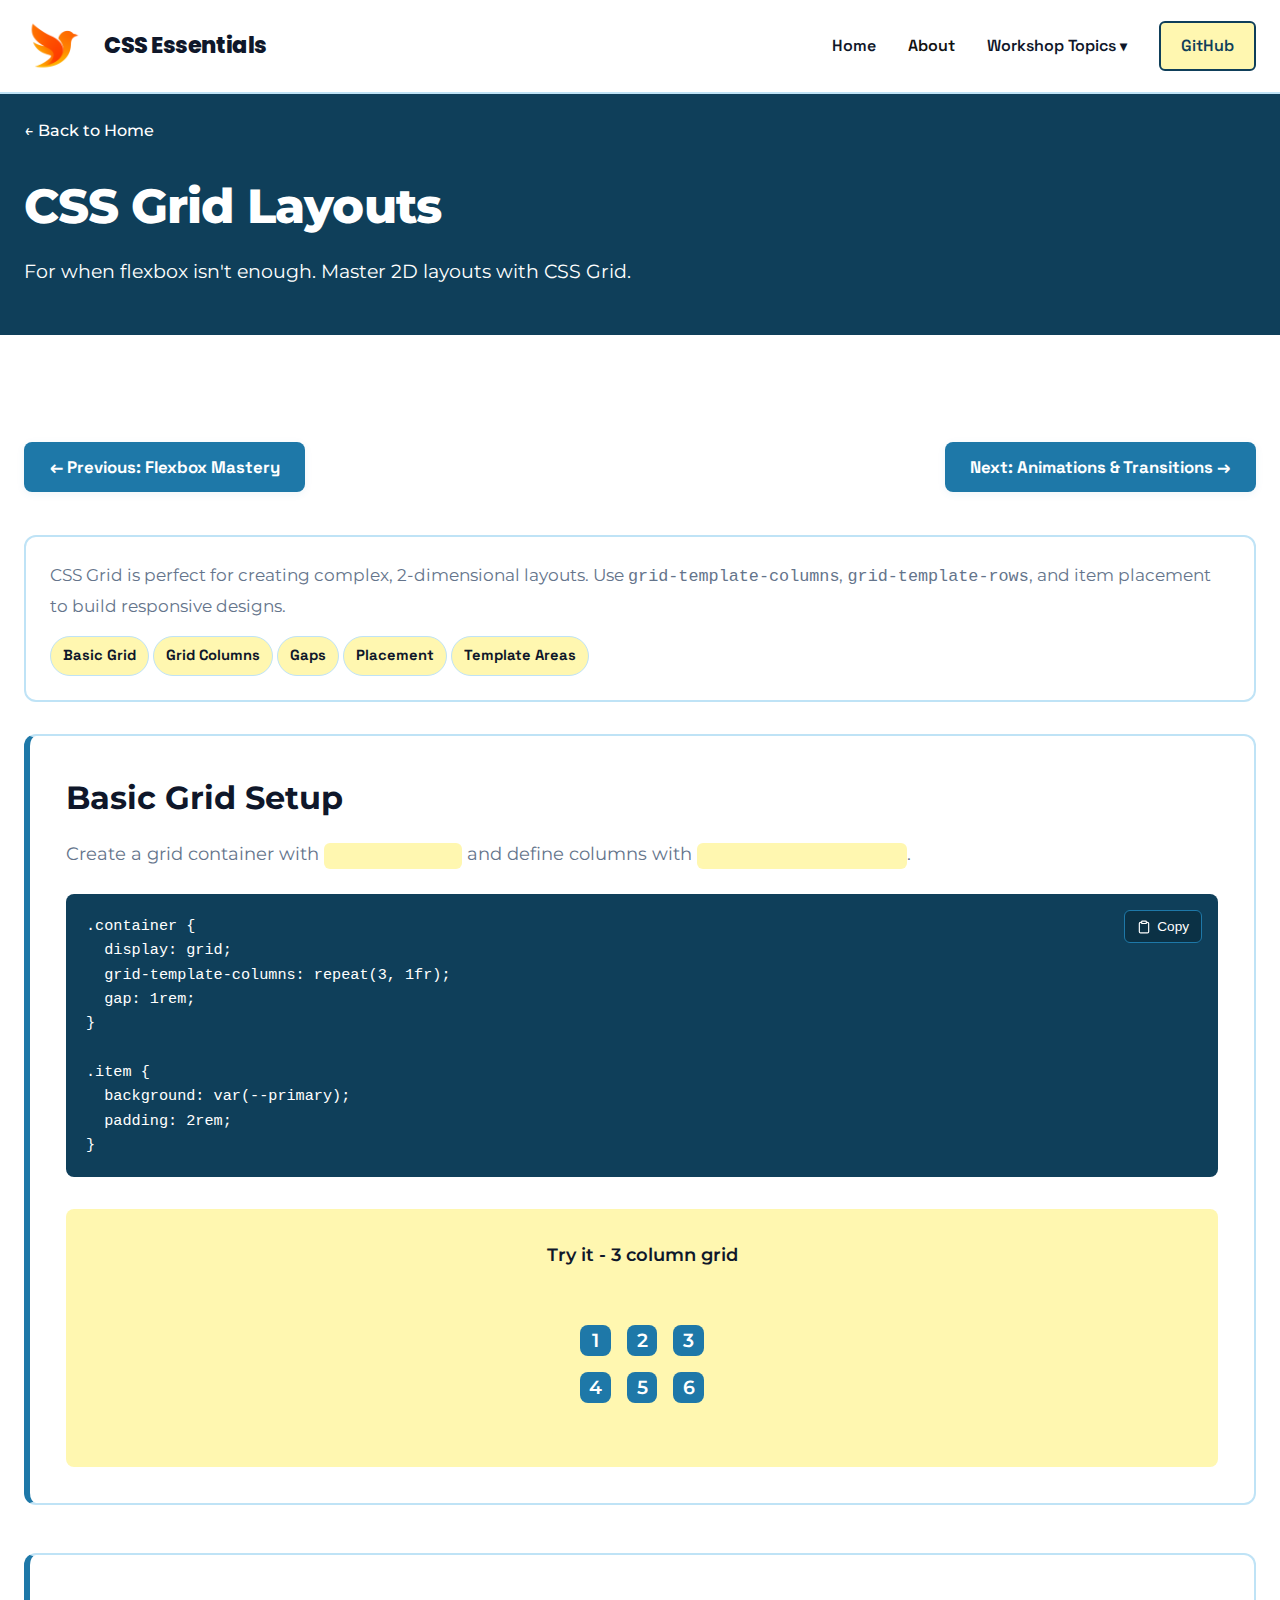
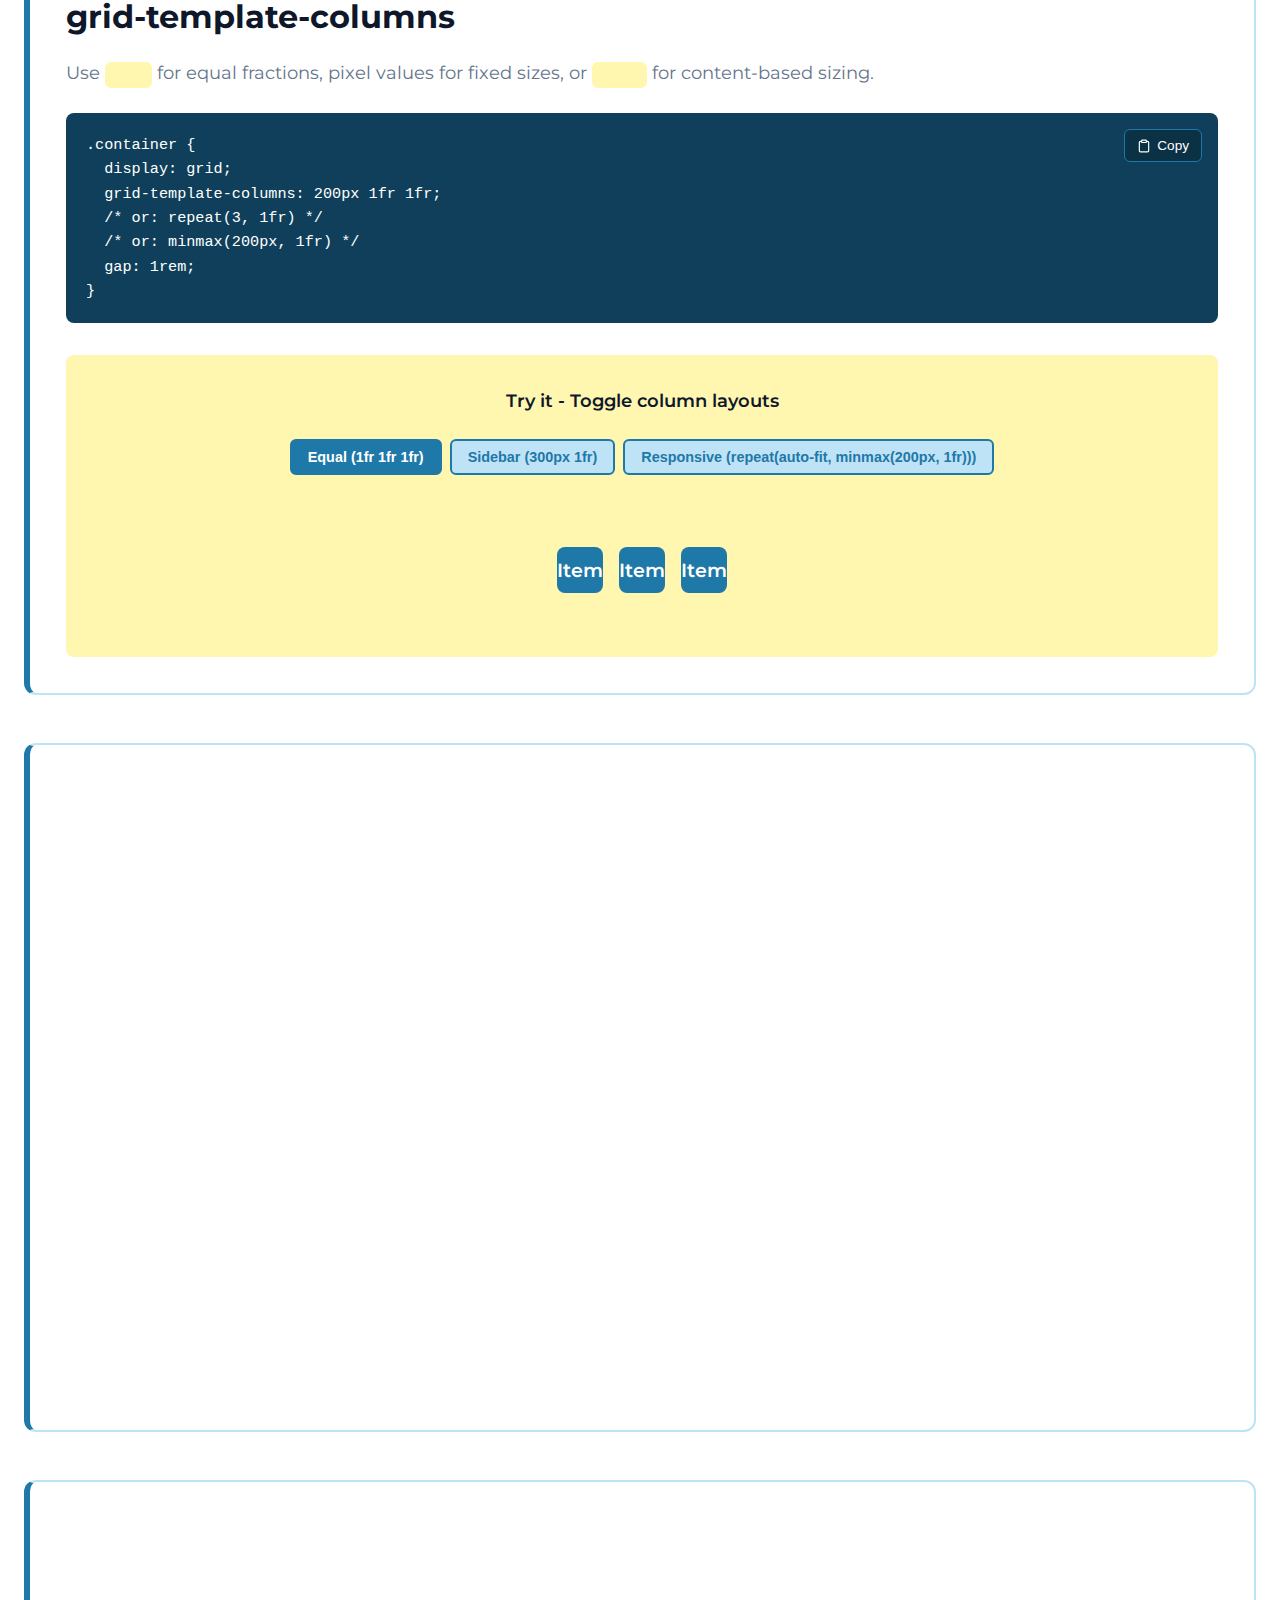
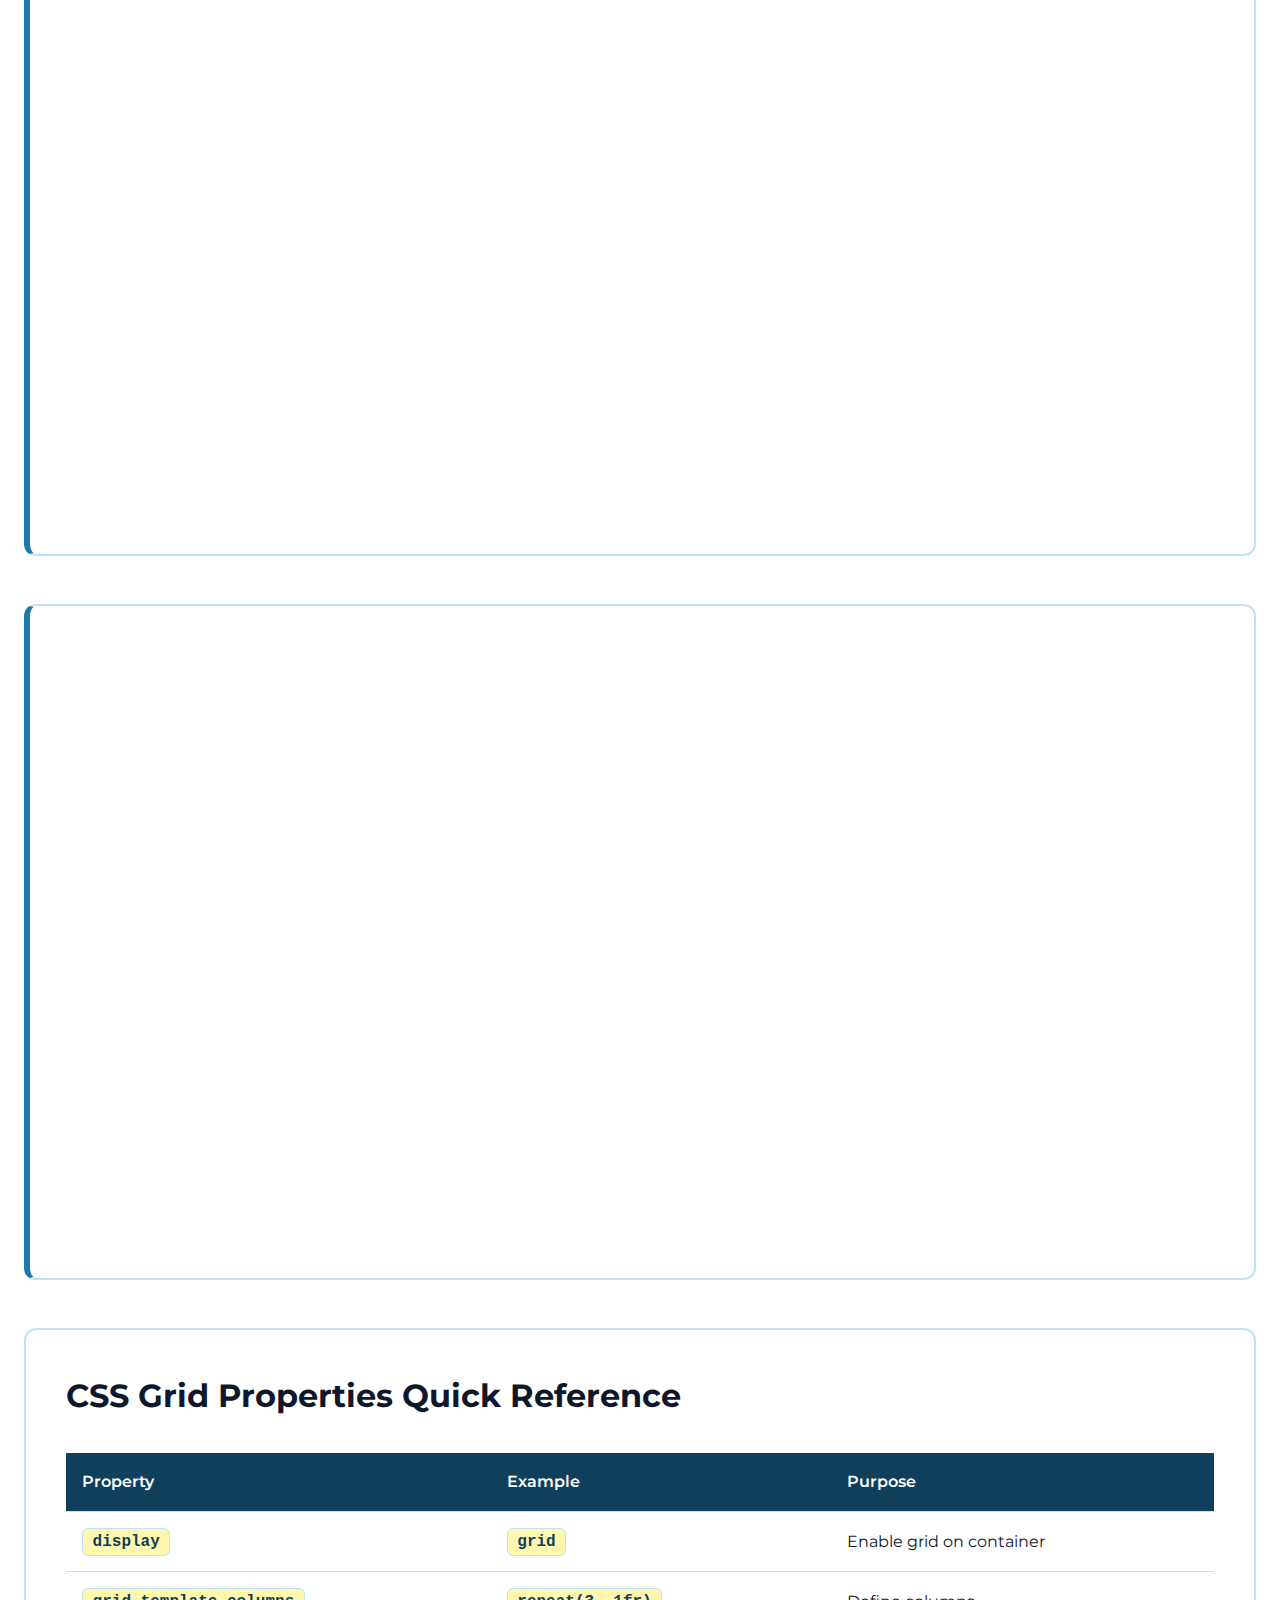
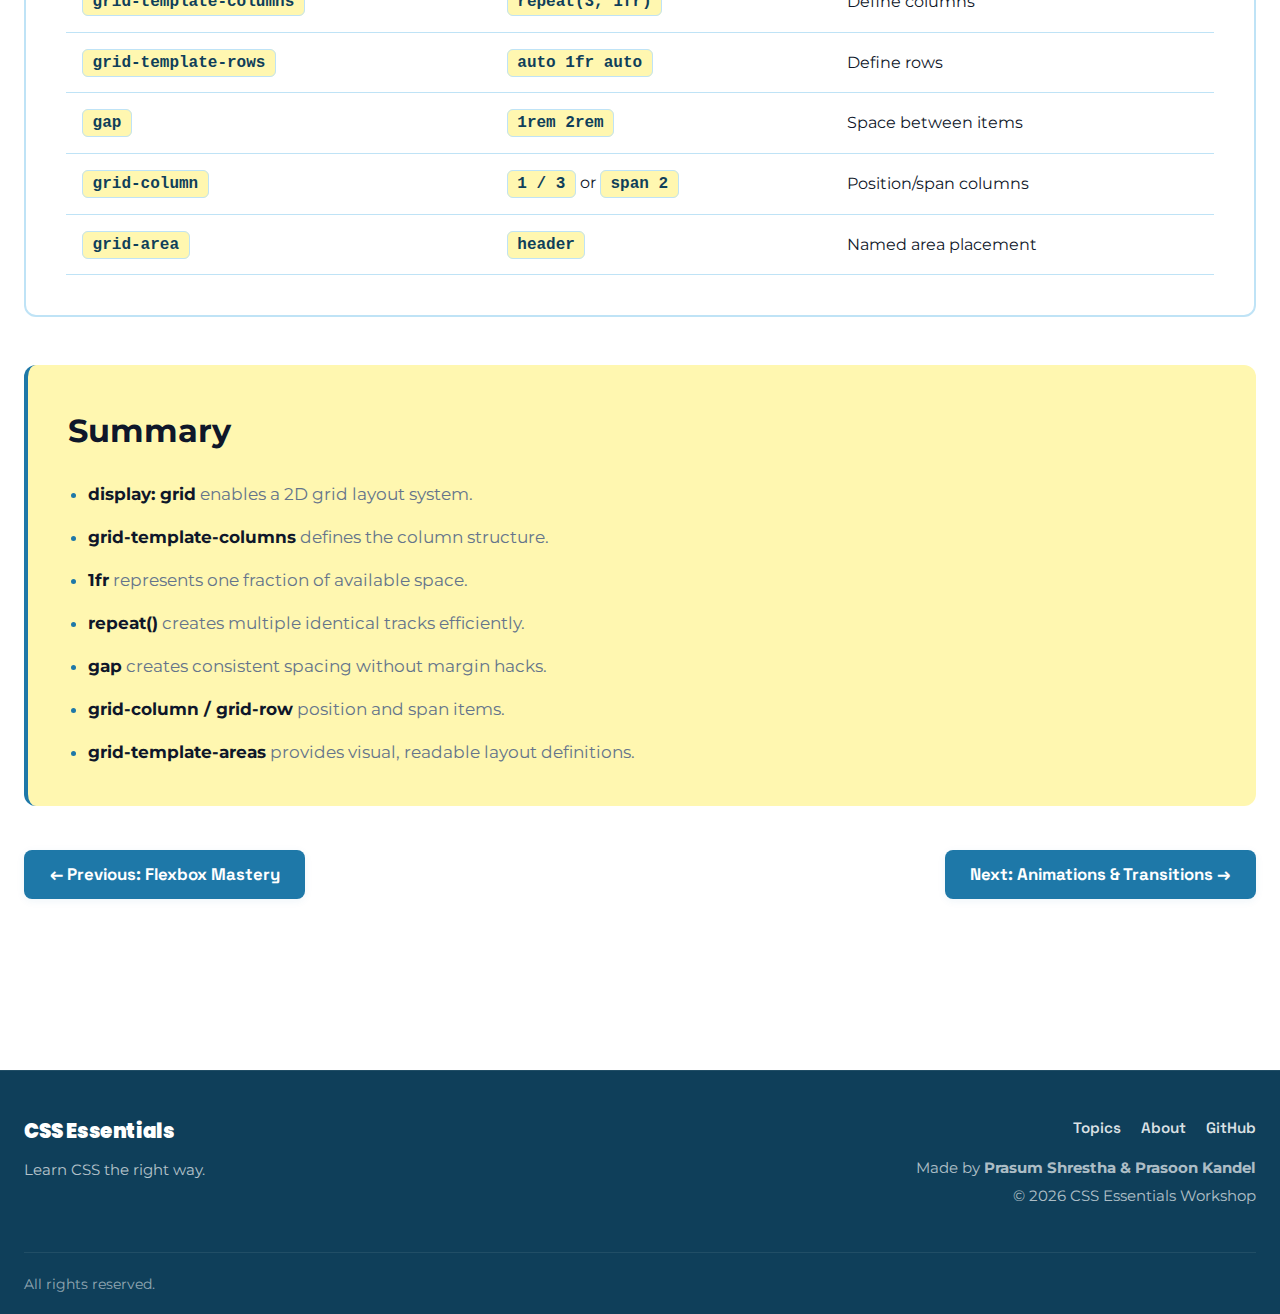
<file: css-grid/index.html>
<!doctype html>
<html lang="en">
  <head>
    <meta charset="UTF-8" />
    <meta name="viewport" content="width=device-width, initial-scale=1.0" />
    <title>CSS Grid Layouts - CSS Essentials</title>
    <link rel="icon" href="../favicon.png" />
    <link rel="shortcut icon" href="../favicon.png" />
    <link rel="preconnect" href="https://fonts.googleapis.com" />
    <link rel="preconnect" href="https://fonts.gstatic.com" crossorigin />
    <link
      href="https://fonts.googleapis.com/css2?family=Montserrat:wght@400;500;600;700&family=Space+Grotesk:wght@500;600;700&family=Poppins:wght@700;800;900&display=swap"
      rel="stylesheet"
    />
    <link rel="stylesheet" href="../css/root.css" />
    <link rel="stylesheet" href="../css/global.css" />
    <link rel="stylesheet" href="../css/page.css" />
    <link rel="stylesheet" href="../css/css-grid.css" />
  </head>
  <body class="grid-page">
    <nav class="navbar">
      <div class="container">
        <div class="nav-content">
          <a href="../" class="nav-logo">
            <img src="../prynix.png" alt="Prynix Logo" class="logo-img" />
            <span class="logo-title">CSS Essentials</span>
          </a>

          <button
            class="nav-toggle"
            type="button"
            aria-label="Open menu"
            aria-expanded="false"
            aria-controls="nav-links"
          >
            <svg
              class="nav-toggle-icon"
              width="22"
              height="22"
              viewBox="0 0 24 24"
              fill="none"
              stroke="currentColor"
              stroke-width="2.5"
              stroke-linecap="round"
            >
              <path d="M4 7h16M4 12h16M4 17h16" />
            </svg>
          </button>

          <div class="nav-links" id="nav-links">
            <a href="../">Home</a>
            <a href="../#about">About</a>
            <div class="nav-dropdown">
              <button
                type="button"
                class="nav-dropdown-toggle"
                aria-expanded="false"
                aria-controls="nav-dropdown-menu"
              >
                Workshop Topics <span class="nav-dropdown-caret">▾</span>
              </button>
              <div class="nav-dropdown-menu" id="nav-dropdown-menu">
                <a href="../#topics">All Topics</a>
                <a href="../pseudo-selectors/">Pseudo-Class Selectors</a>
                <a href="../layout-methods/">Layout Methods</a>
                <a href="../flexbox-mastery/">Flexbox Mastery</a>
                <a href="../css-grid/">CSS Grid Layouts</a>
                <a href="../animations/">Animations & Transitions</a>
                <a href="../css-variables/">CSS Variables</a>
                <a href="../advanced-selectors/">Advanced Selectors</a>
              </div>
            </div>
            <a
              href="https://github.com/prynixdevs/CSS-Essentials"
              target="_blank"
              rel="noopener noreferrer"
              class="nav-cta"
              >GitHub</a
            >
          </div>
        </div>
      </div>
    </nav>

    <header class="page-header">
      <div class="container">
        <a href="../" class="back-link">← Back to Home</a>
        <h1>CSS Grid Layouts</h1>
        <p>For when flexbox isn't enough. Master 2D layouts with CSS Grid.</p>
      </div>
    </header>

    <main class="demo-page">
      <div class="container">
        <div class="page-nav-buttons">
          <a href="../flexbox-mastery/" class="page-nav-btn"
            >← Previous: Flexbox Mastery</a
          >
          <a href="../animations/" class="page-nav-btn"
            >Next: Animations & Transitions →</a
          >
        </div>
        <div class="page-intro">
          <p>
            CSS Grid is perfect for creating complex, 2-dimensional layouts. Use
            <code>grid-template-columns</code>, <code>grid-template-rows</code>,
            and item placement to build responsive designs.
          </p>
          <div class="quick-links">
            <a class="pill" href="#basic-grid">Basic Grid</a>
            <a class="pill" href="#columns">Grid Columns</a>
            <a class="pill" href="#gaps">Gaps</a>
            <a class="pill" href="#placement">Placement</a>
            <a class="pill" href="#template">Template Areas</a>
          </div>
        </div>

        <section class="demo-block" id="basic-grid">
          <div class="demo-content">
            <h2>Basic Grid Setup</h2>
            <p class="demo-description">
              Create a grid container with <code>display: grid</code> and define
              columns with <code>grid-template-columns</code>.
            </p>
            <div class="code-block">
              <button class="copy-btn" onclick="copyCode(this)">
                <svg
                  width="16"
                  height="16"
                  viewBox="0 0 24 24"
                  fill="none"
                  stroke="currentColor"
                  stroke-width="2"
                >
                  <path
                    d="M16 4h2a2 2 0 0 1 2 2v14a2 2 0 0 1-2 2H6a2 2 0 0 1-2-2V6a2 2 0 0 1 2-2h2"
                  ></path>
                  <rect x="8" y="2" width="8" height="4" rx="1" ry="1"></rect>
                </svg>
                Copy
              </button>
              <pre><code>.container {
  display: grid;
  grid-template-columns: repeat(3, 1fr);
  gap: 1rem;
}

.item {
  background: var(--primary);
  padding: 2rem;
}</code></pre>
            </div>
          </div>
          <div class="demo-visual">
            <h4>Try it - 3 column grid</h4>
            <div class="grid-demo-basic">
              <div class="grid-item">1</div>
              <div class="grid-item">2</div>
              <div class="grid-item">3</div>
              <div class="grid-item">4</div>
              <div class="grid-item">5</div>
              <div class="grid-item">6</div>
            </div>
          </div>
        </section>

        <section class="demo-block" id="columns">
          <div class="demo-content">
            <h2>grid-template-columns</h2>
            <p class="demo-description">
              Use <code>1fr</code> for equal fractions, pixel values for fixed
              sizes, or <code>auto</code> for content-based sizing.
            </p>
            <div class="code-block">
              <button class="copy-btn" onclick="copyCode(this)">
                <svg
                  width="16"
                  height="16"
                  viewBox="0 0 24 24"
                  fill="none"
                  stroke="currentColor"
                  stroke-width="2"
                >
                  <path
                    d="M16 4h2a2 2 0 0 1 2 2v14a2 2 0 0 1-2 2H6a2 2 0 0 1-2-2V6a2 2 0 0 1 2-2h2"
                  ></path>
                  <rect x="8" y="2" width="8" height="4" rx="1" ry="1"></rect>
                </svg>
                Copy
              </button>
              <pre><code>.container {
  display: grid;
  grid-template-columns: 200px 1fr 1fr;
  /* or: repeat(3, 1fr) */
  /* or: minmax(200px, 1fr) */
  gap: 1rem;
}</code></pre>
            </div>
          </div>
          <div class="demo-visual">
            <h4>Try it - Toggle column layouts</h4>
            <div class="grid-demo-controls">
              <button class="control-btn active" data-grid="equal">
                Equal (1fr 1fr 1fr)
              </button>
              <button class="control-btn" data-grid="sidebar">
                Sidebar (300px 1fr)
              </button>
              <button class="control-btn" data-grid="responsive">
                Responsive (repeat(auto-fit, minmax(200px, 1fr)))
              </button>
            </div>
            <div
              class="grid-demo-cols"
              style="grid-template-columns: repeat(3, 1fr)"
            >
              <div class="grid-item">Item</div>
              <div class="grid-item">Item</div>
              <div class="grid-item">Item</div>
            </div>
          </div>
        </section>

        <section class="demo-block" id="gaps">
          <div class="demo-content">
            <h2>Grid Gaps</h2>
            <p class="demo-description">
              Use <code>gap</code> to create consistent spacing between rows and
              columns.
            </p>
            <div class="code-block">
              <button class="copy-btn" onclick="copyCode(this)">
                <svg
                  width="16"
                  height="16"
                  viewBox="0 0 24 24"
                  fill="none"
                  stroke="currentColor"
                  stroke-width="2"
                >
                  <path
                    d="M16 4h2a2 2 0 0 1 2 2v14a2 2 0 0 1-2 2H6a2 2 0 0 1-2-2V6a2 2 0 0 1 2-2h2"
                  ></path>
                  <rect x="8" y="2" width="8" height="4" rx="1" ry="1"></rect>
                </svg>
                Copy
              </button>
              <pre><code>.container {
  display: grid;
  grid-template-columns: repeat(3, 1fr);
  gap: 2rem; /* same for rows and columns */
  /* or: gap: 1rem 2rem; (row gap, column gap) */
}</code></pre>
            </div>
          </div>
          <div class="demo-visual">
            <h4>Try it - 2rem gap</h4>
            <div class="grid-demo-gap">
              <div class="grid-item">1</div>
              <div class="grid-item">2</div>
              <div class="grid-item">3</div>
              <div class="grid-item">4</div>
              <div class="grid-item">5</div>
              <div class="grid-item">6</div>
            </div>
          </div>
        </section>

        <section class="demo-block" id="placement">
          <div class="demo-content">
            <h2>Grid Item Placement</h2>
            <p class="demo-description">
              Use <code>grid-column</code> and <code>grid-row</code> to position
              items. Span across multiple rows/columns.
            </p>
            <div class="code-block">
              <button class="copy-btn" onclick="copyCode(this)">
                <svg
                  width="16"
                  height="16"
                  viewBox="0 0 24 24"
                  fill="none"
                  stroke="currentColor"
                  stroke-width="2"
                >
                  <path
                    d="M16 4h2a2 2 0 0 1 2 2v14a2 2 0 0 1-2 2H6a2 2 0 0 1-2-2V6a2 2 0 0 1 2-2h2"
                  ></path>
                  <rect x="8" y="2" width="8" height="4" rx="1" ry="1"></rect>
                </svg>
                Copy
              </button>
              <pre><code>.item-span {
  grid-column: 1 / 3; /* span from line 1 to 3 (2 columns) */
  grid-row: 1 / 3;    /* span from line 1 to 3 (2 rows) */
}

/* shorthand */
.item-span {
  grid-column: span 2; /* span 2 columns */
  grid-row: span 2;    /* span 2 rows */
}</code></pre>
            </div>
          </div>
          <div class="demo-visual">
            <h4>Try it - Spanning items</h4>
            <div class="grid-demo-placement">
              <div class="grid-item grid-item-large">1</div>
              <div class="grid-item">2</div>
              <div class="grid-item">3</div>
              <div class="grid-item">4</div>
              <div class="grid-item">5</div>
            </div>
          </div>
        </section>

        <section class="demo-block" id="template">
          <div class="demo-content">
            <h2>grid-template-areas</h2>
            <p class="demo-description">
              Define a visual grid layout using named areas. Perfect for
              creating responsive page layouts.
            </p>
            <div class="code-block">
              <button class="copy-btn" onclick="copyCode(this)">
                <svg
                  width="16"
                  height="16"
                  viewBox="0 0 24 24"
                  fill="none"
                  stroke="currentColor"
                  stroke-width="2"
                >
                  <path
                    d="M16 4h2a2 2 0 0 1 2 2v14a2 2 0 0 1-2 2H6a2 2 0 0 1-2-2V6a2 2 0 0 1 2-2h2"
                  ></path>
                  <rect x="8" y="2" width="8" height="4" rx="1" ry="1"></rect>
                </svg>
                Copy
              </button>
              <pre><code>.container {
  display: grid;
  grid-template-areas:
    "header header"
    "sidebar main"
    "footer footer";
  grid-template-columns: 250px 1fr;
}

.header { grid-area: header; }
.sidebar { grid-area: sidebar; }
.main { grid-area: main; }
.footer { grid-area: footer; }</code></pre>
            </div>
          </div>
          <div class="demo-visual">
            <h4>Try it - Layout preview</h4>
            <div class="grid-demo-areas">
              <div class="grid-area-header">Header</div>
              <div class="grid-area-sidebar">Sidebar</div>
              <div class="grid-area-main">Main</div>
              <div class="grid-area-footer">Footer</div>
            </div>
          </div>
        </section>

        <div class="comparison-table">
          <h3>CSS Grid Properties Quick Reference</h3>
          <table>
            <thead>
              <tr>
                <th>Property</th>
                <th>Example</th>
                <th>Purpose</th>
              </tr>
            </thead>
            <tbody>
              <tr>
                <td><code>display</code></td>
                <td><code>grid</code></td>
                <td>Enable grid on container</td>
              </tr>
              <tr>
                <td><code>grid-template-columns</code></td>
                <td><code>repeat(3, 1fr)</code></td>
                <td>Define columns</td>
              </tr>
              <tr>
                <td><code>grid-template-rows</code></td>
                <td><code>auto 1fr auto</code></td>
                <td>Define rows</td>
              </tr>
              <tr>
                <td><code>gap</code></td>
                <td><code>1rem 2rem</code></td>
                <td>Space between items</td>
              </tr>
              <tr>
                <td><code>grid-column</code></td>
                <td><code>1 / 3</code> or <code>span 2</code></td>
                <td>Position/span columns</td>
              </tr>
              <tr>
                <td><code>grid-area</code></td>
                <td><code>header</code></td>
                <td>Named area placement</td>
              </tr>
            </tbody>
          </table>
        </div>

        <div class="summary">
          <h3>Summary</h3>
          <ul>
            <li>
              <strong>display: grid</strong> enables a 2D grid layout system.
            </li>
            <li>
              <strong>grid-template-columns</strong> defines the column
              structure.
            </li>
            <li>
              <strong>1fr</strong> represents one fraction of available space.
            </li>
            <li>
              <strong>repeat()</strong> creates multiple identical tracks
              efficiently.
            </li>
            <li>
              <strong>gap</strong> creates consistent spacing without margin
              hacks.
            </li>
            <li>
              <strong>grid-column / grid-row</strong> position and span items.
            </li>
            <li>
              <strong>grid-template-areas</strong> provides visual, readable
              layout definitions.
            </li>
          </ul>
        </div>

        <div class="page-nav-buttons">
          <a href="../flexbox-mastery/" class="page-nav-btn"
            >← Previous: Flexbox Mastery</a
          >
          <a href="../animations/" class="page-nav-btn"
            >Next: Animations & Transitions →</a
          >
        </div>
      </div>
    </main>

    <footer class="footer">
      <div class="container">
        <div class="footer-inner">
          <div class="footer-brand">
            <div class="footer-name">CSS Essentials</div>
            <p class="footer-desc">Learn CSS the right way.</p>
          </div>

          <div class="footer-right">
            <ul class="footer-links">
              <li><a href="../#topics">Topics</a></li>
              <li><a href="../#about">About</a></li>
              <li>
                <a
                  href="https://github.com/prynixdevs/CSS-Essentials"
                  target="_blank"
                  >GitHub</a
                >
              </li>
            </ul>

            <div class="footer-credits">
              <p>Made by <strong>Prasum Shrestha & Prasoon Kandel</strong></p>
              <p>© 2026 CSS Essentials Workshop</p>
            </div>
          </div>
        </div>

        <div class="footer-bottom">
          <p>All rights reserved.</p>
        </div>
      </div>
    </footer>

    <script src="../script.js"></script>
    <script>
      document.querySelectorAll("[data-grid]").forEach((btn) => {
        btn.addEventListener("click", function () {
          const demo = document.querySelector(".grid-demo-cols");
          const gridType = this.dataset.grid;
          let gridValue;
          if (gridType === "equal") {
            gridValue = "repeat(3, 1fr)";
          } else if (gridType === "sidebar") {
            gridValue = "300px 1fr";
          } else if (gridType === "responsive") {
            gridValue = "repeat(auto-fit, minmax(200px, 1fr))";
          }
          demo.style.gridTemplateColumns = gridValue;
          document
            .querySelectorAll("[data-grid]")
            .forEach((b) => b.classList.remove("active"));
          this.classList.add("active");
        });
      });
    </script>
  </body>
</html>
</file>
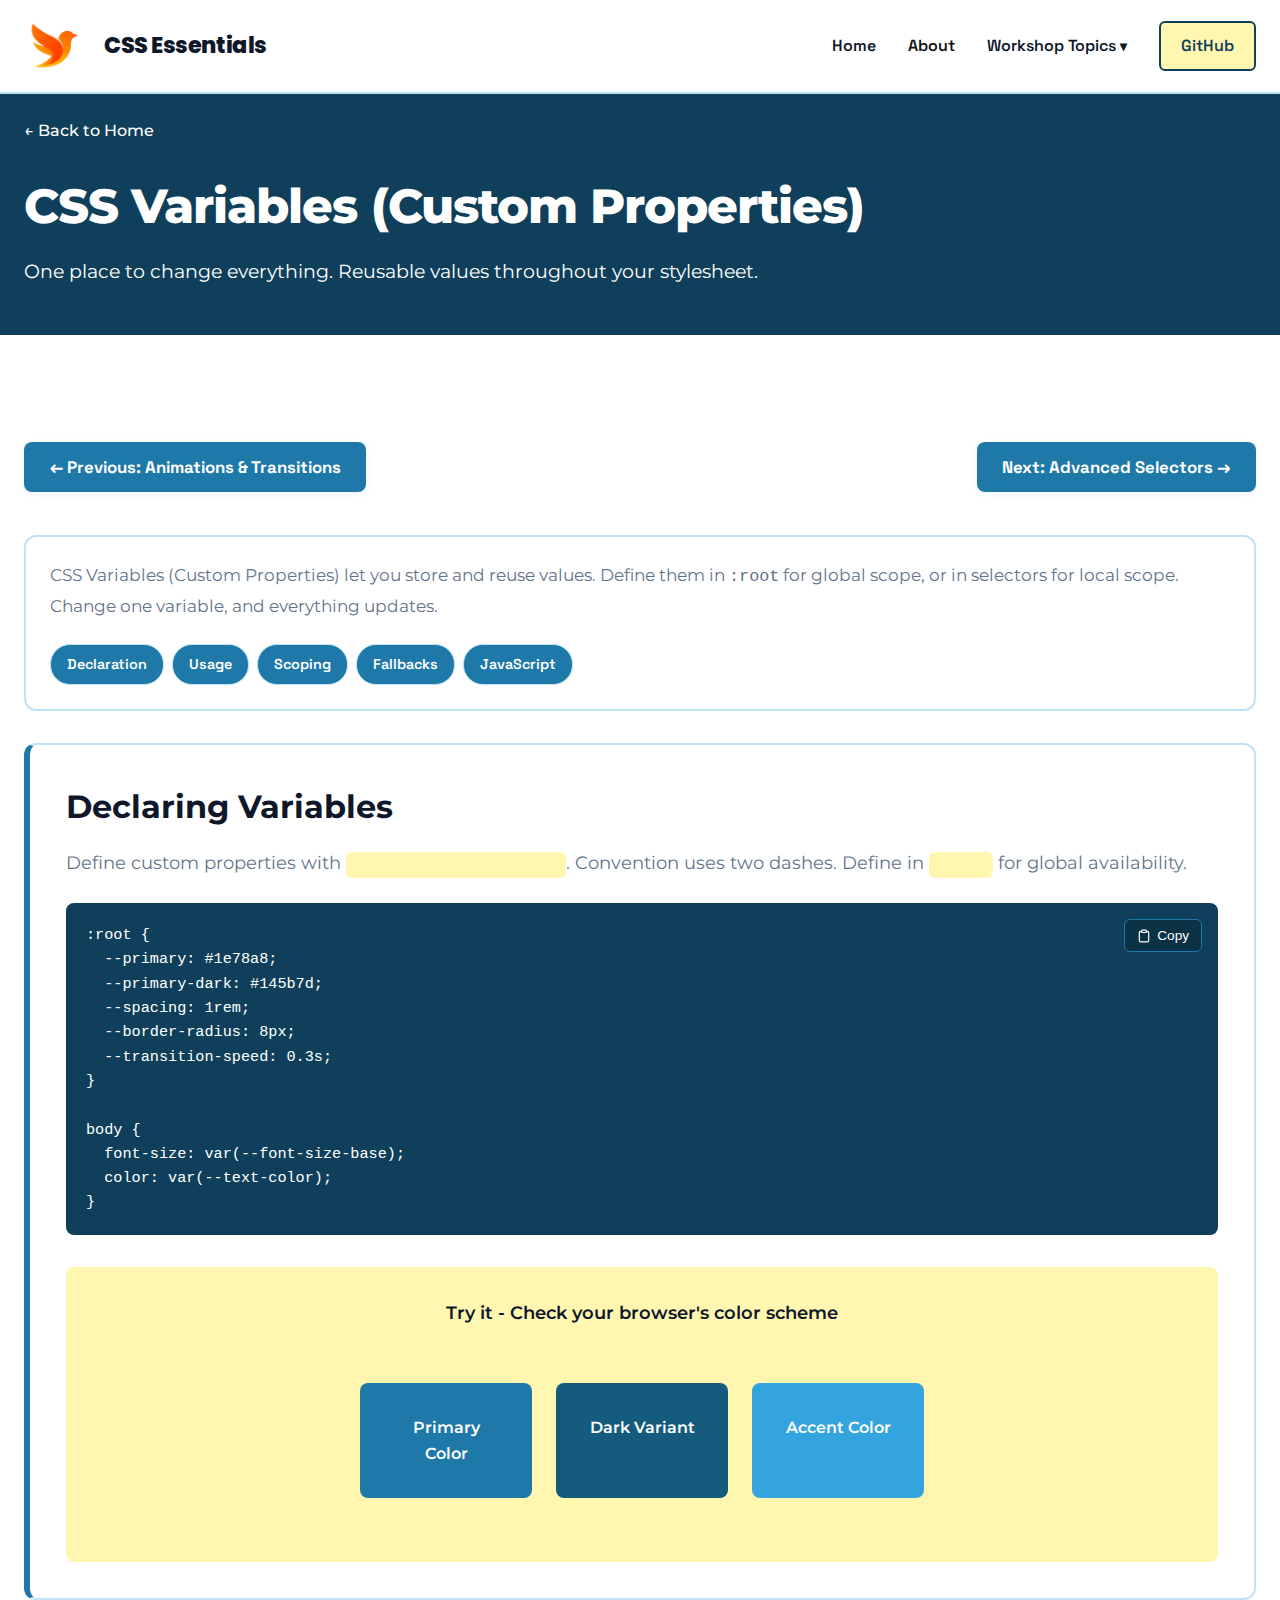
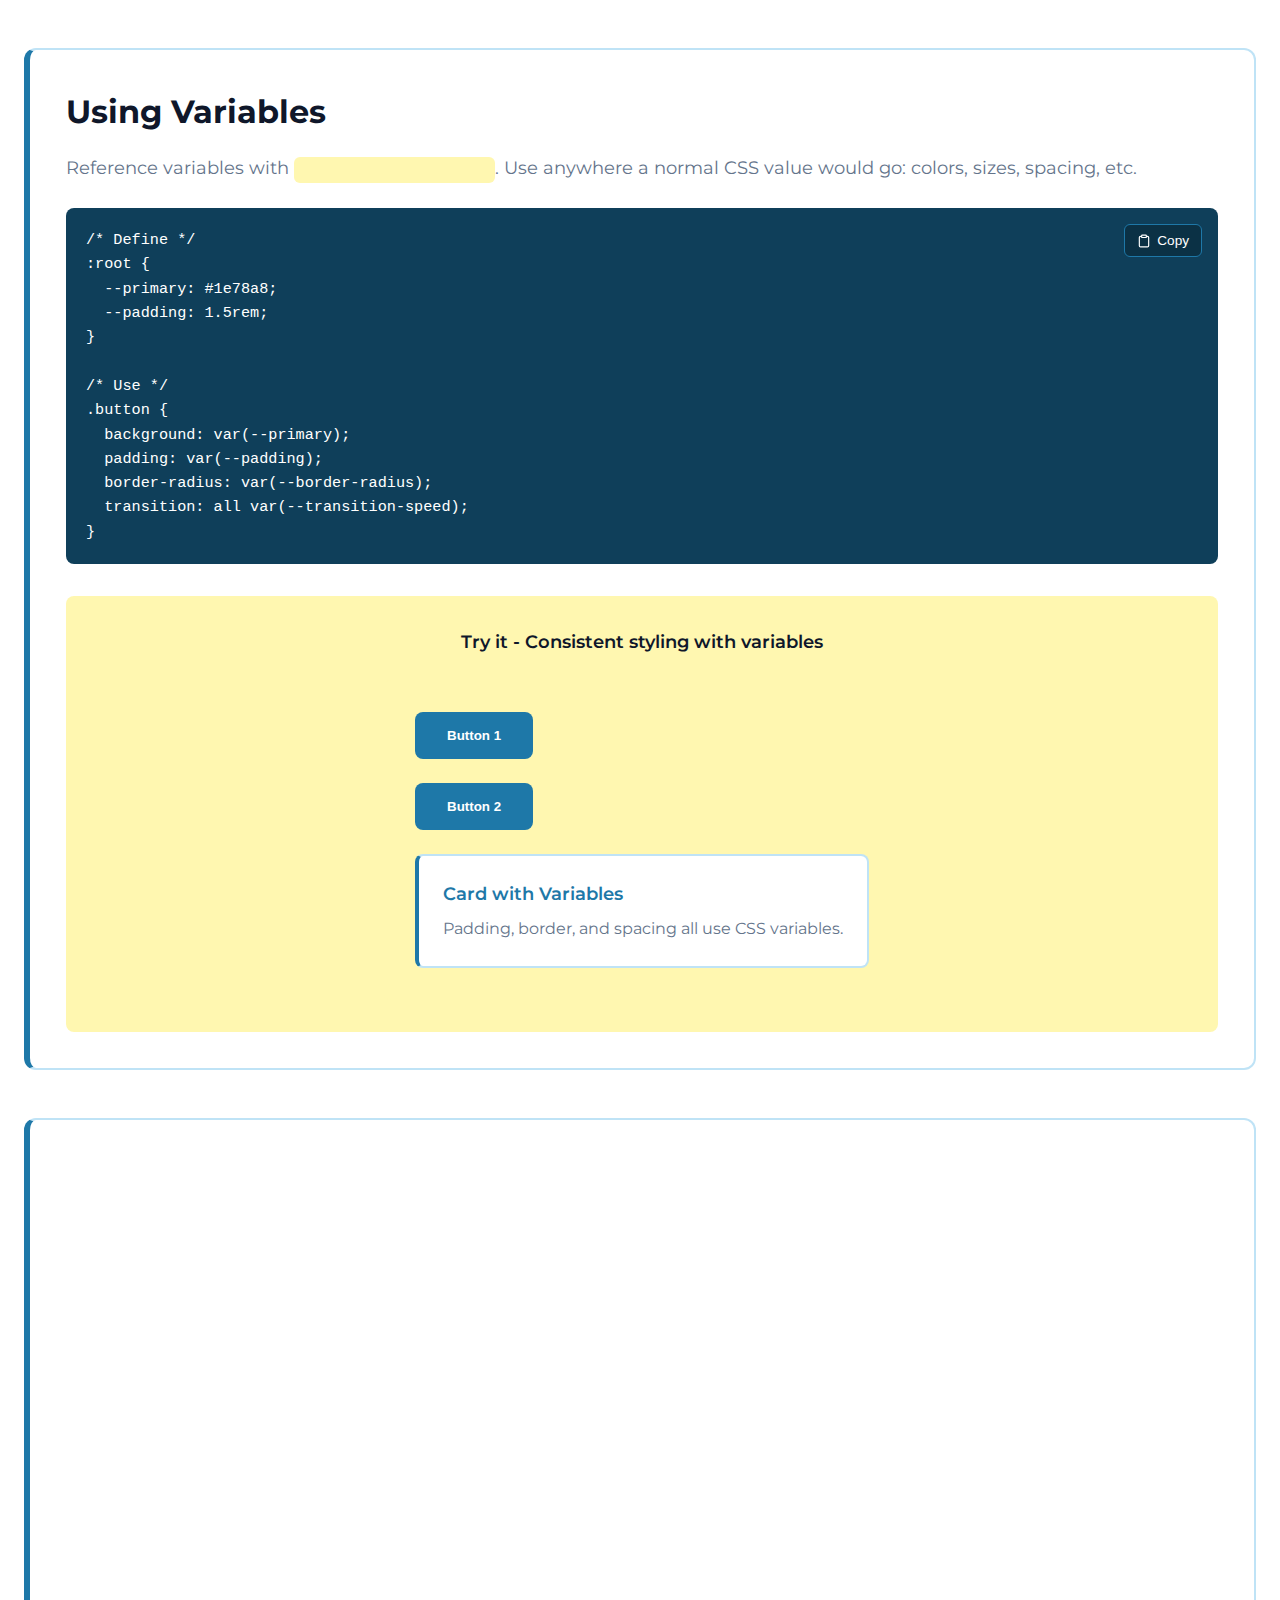
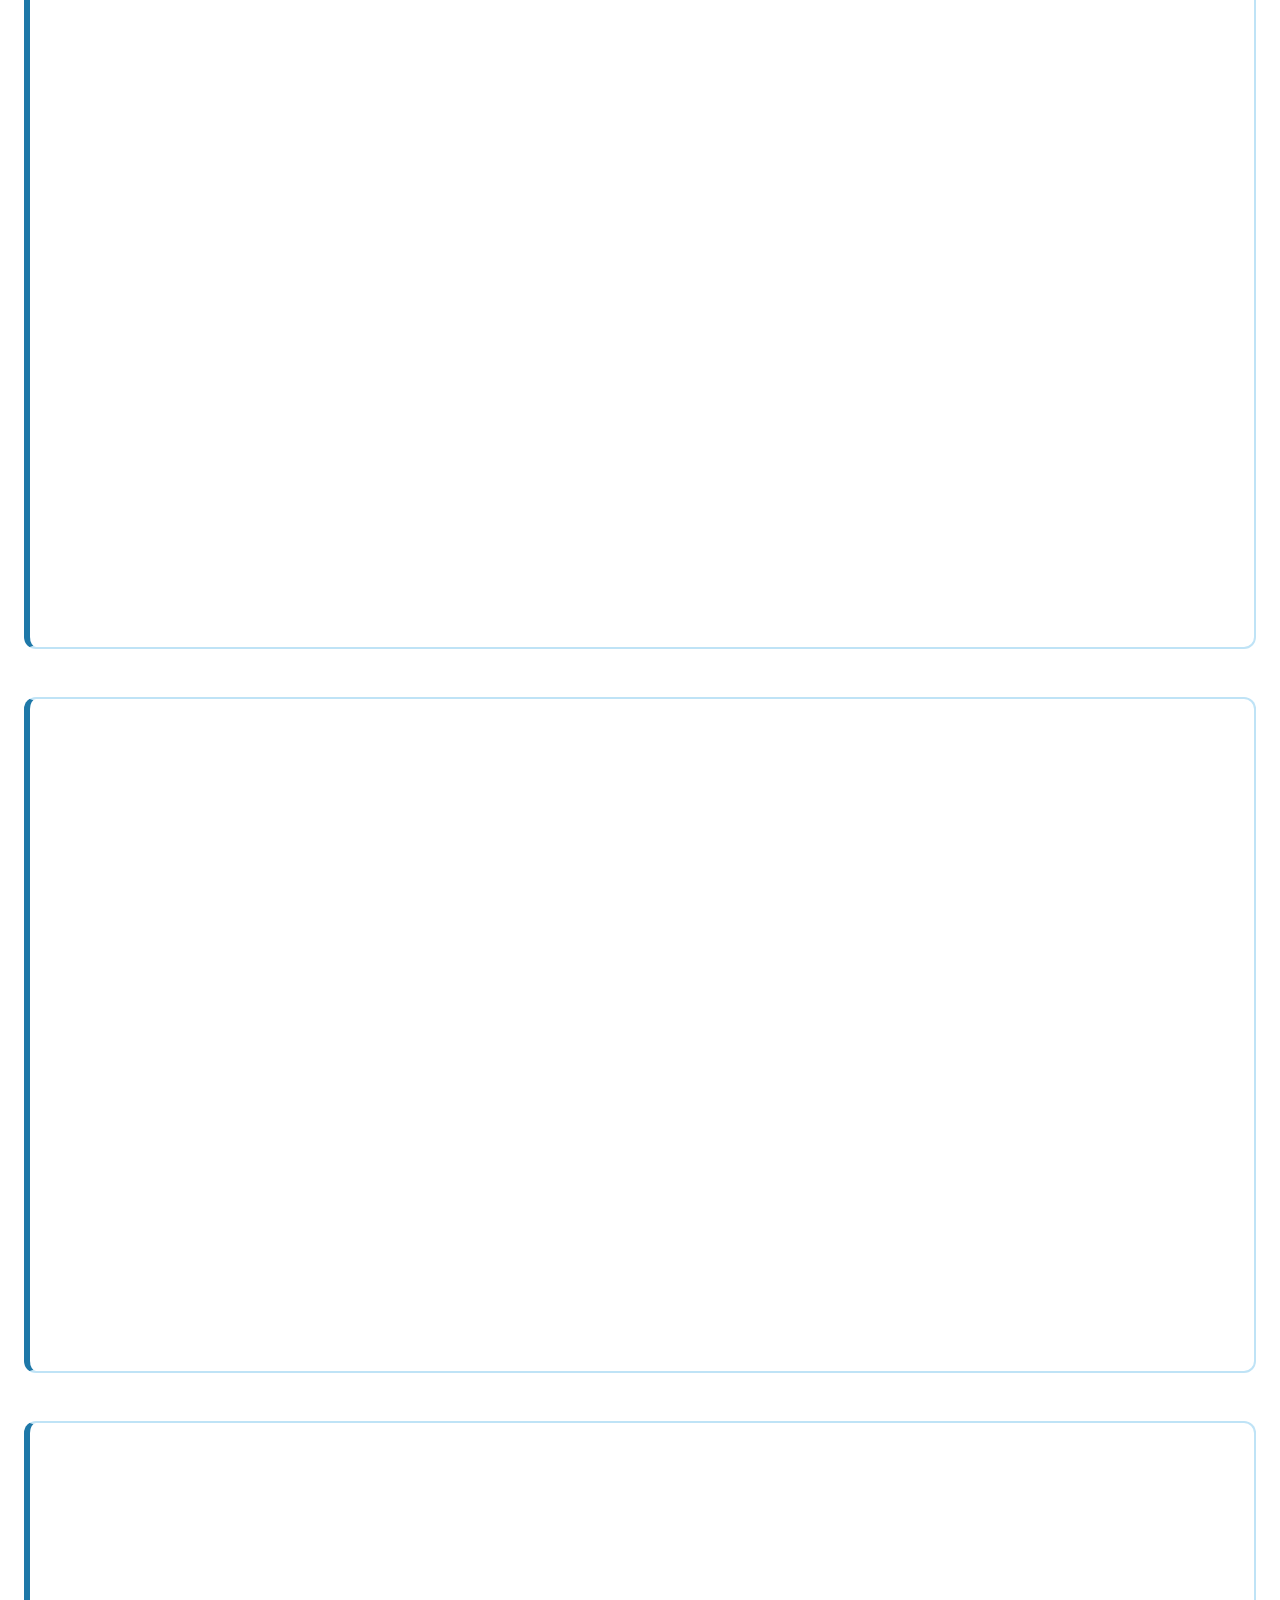
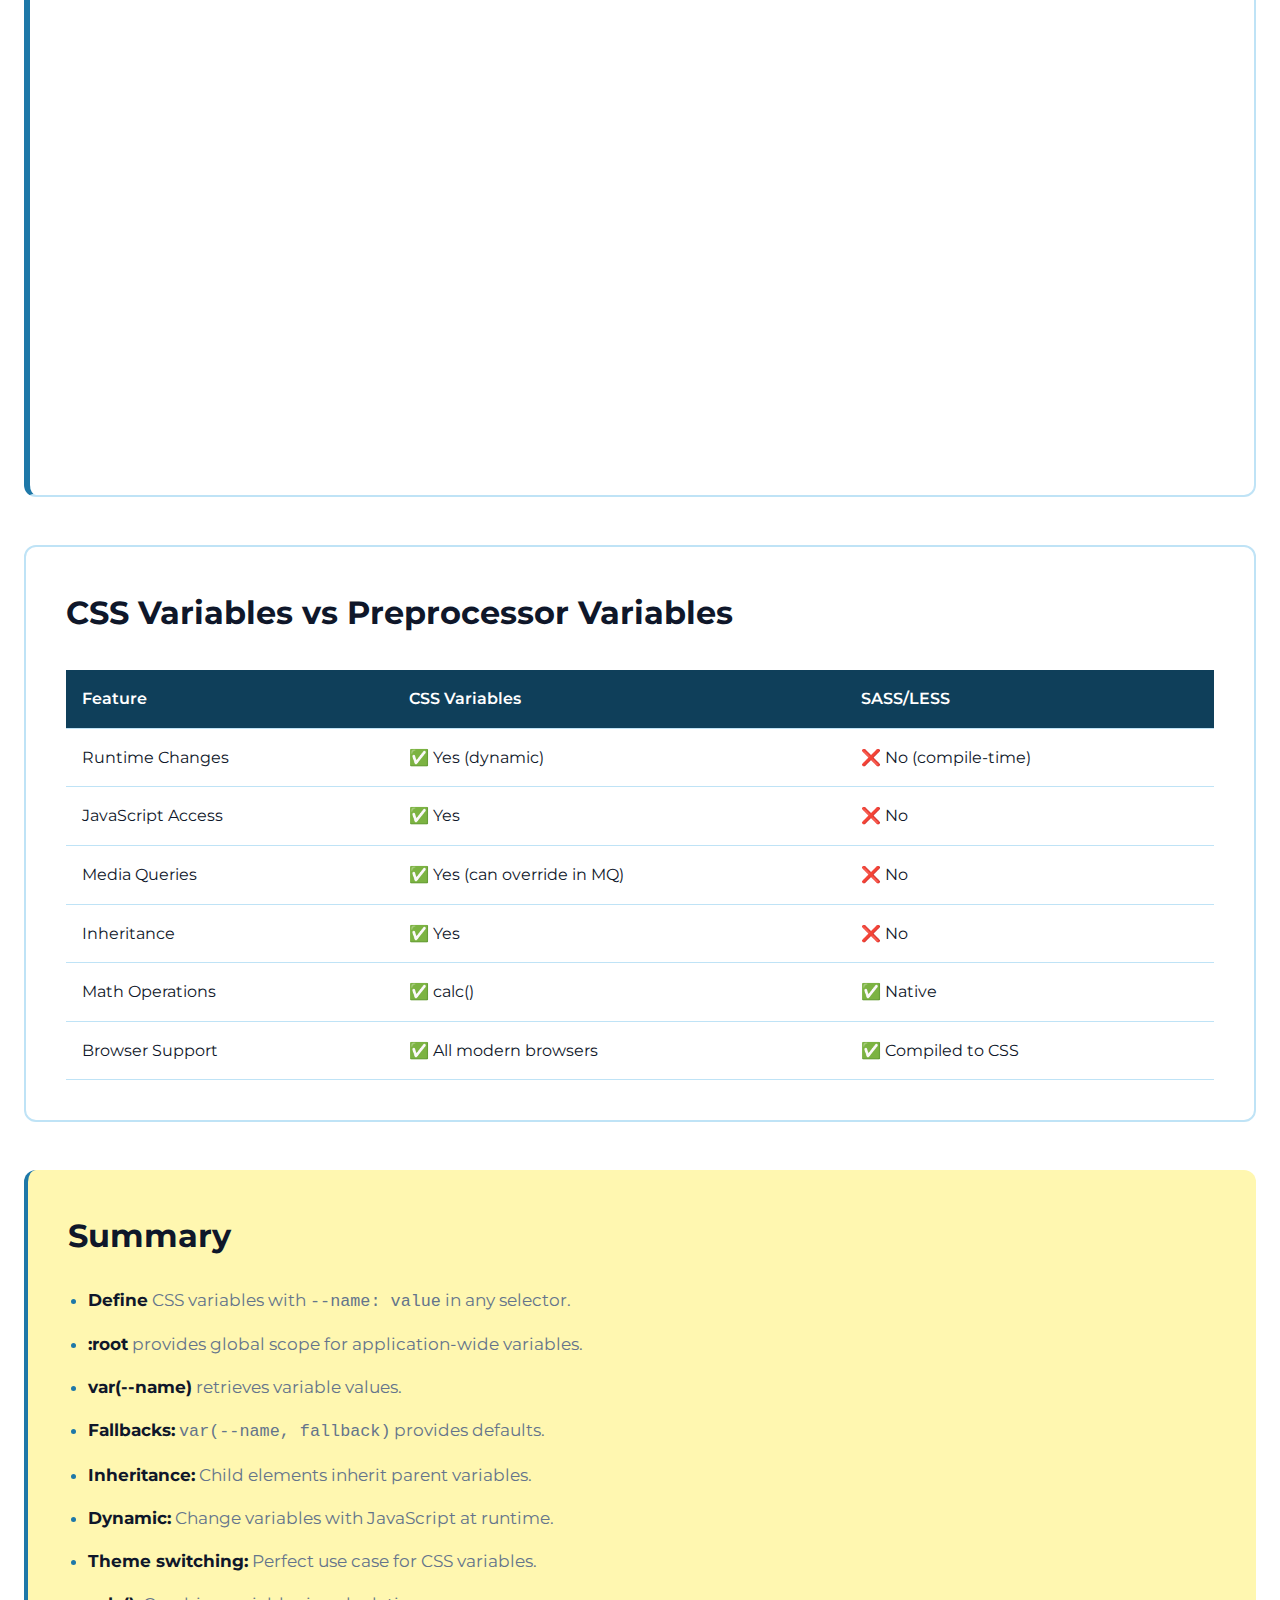
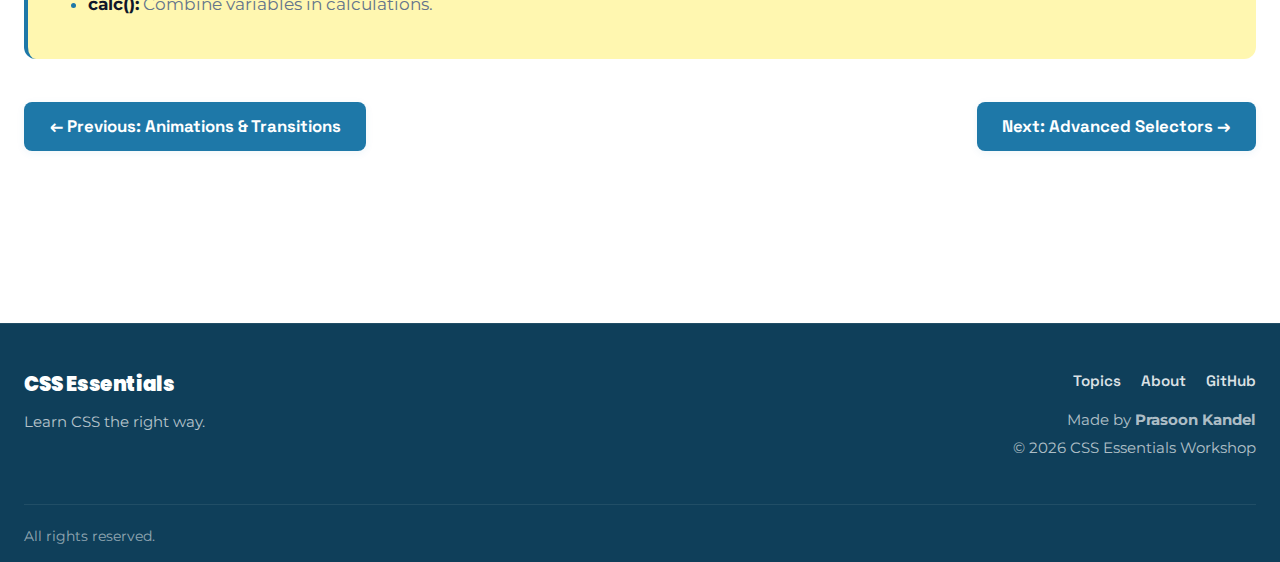
<file: css-variables/index.html>
<!doctype html>
<html lang="en">
  <head>
    <meta charset="UTF-8" />
    <meta name="viewport" content="width=device-width, initial-scale=1.0" />
    <title>CSS Variables - CSS Essentials</title>
    <link rel="icon" href="../favicon.png" />
    <link rel="shortcut icon" href="../favicon.png" />
    <link rel="preconnect" href="https://fonts.googleapis.com" />
    <link rel="preconnect" href="https://fonts.gstatic.com" crossorigin />
    <link
      href="https://fonts.googleapis.com/css2?family=Montserrat:wght@400;500;600;700&family=Space+Grotesk:wght@500;600;700&family=Poppins:wght@700;800;900&display=swap"
      rel="stylesheet"
    />
    <link rel="stylesheet" href="../css/root.css" />
    <link rel="stylesheet" href="../css/global.css" />
    <link rel="stylesheet" href="../css/page.css" />
    <link rel="stylesheet" href="../css/variables.css" />
  </head>
  <body class="vars-page">
    <nav class="navbar">
      <div class="container">
        <div class="nav-content">
          <a href="../" class="nav-logo">
            <img src="../prynix.png" alt="Prynix Logo" class="logo-img" />
            <span class="logo-title">CSS Essentials</span>
          </a>

          <button
            class="nav-toggle"
            type="button"
            aria-label="Open menu"
            aria-expanded="false"
            aria-controls="nav-links"
          >
            <svg
              class="nav-toggle-icon"
              width="22"
              height="22"
              viewBox="0 0 24 24"
              fill="none"
              stroke="currentColor"
              stroke-width="2.5"
              stroke-linecap="round"
            >
              <path d="M4 7h16M4 12h16M4 17h16" />
            </svg>
          </button>

          <div class="nav-links" id="nav-links">
            <a href="../">Home</a>
            <a href="../#about">About</a>
            <div class="nav-dropdown">
              <button
                type="button"
                class="nav-dropdown-toggle"
                aria-expanded="false"
                aria-controls="nav-dropdown-menu"
              >
                Workshop Topics <span class="nav-dropdown-caret">▾</span>
              </button>
              <div class="nav-dropdown-menu" id="nav-dropdown-menu">
                <a href="../#topics">All Topics</a>
                <a href="../pseudo-selectors/">Pseudo-Class Selectors</a>
                <a href="../layout-methods/">Layout Methods</a>
                <a href="../flexbox-mastery/">Flexbox Mastery</a>
                <a href="../css-grid/">CSS Grid Layouts</a>
                <a href="../animations/">Animations & Transitions</a>
                <a href="../css-variables/">CSS Variables</a>
                <a href="../advanced-selectors/">Advanced Selectors</a>
              </div>
            </div>
            <a
              href="https://github.com/prynixdevs/CSS-Essentials"
              target="_blank"
              rel="noopener noreferrer"
              class="nav-cta"
              >GitHub</a
            >
          </div>
        </div>
      </div>
    </nav>

    <header class="page-header">
      <div class="container">
        <a href="../" class="back-link">← Back to Home</a>
        <h1>CSS Variables (Custom Properties)</h1>
        <p>
          One place to change everything. Reusable values throughout your
          stylesheet.
        </p>
      </div>
    </header>

    <main class="demo-page">
      <div class="container">
        <div class="page-nav-buttons">
          <a href="../animations/" class="page-nav-btn"
            >← Previous: Animations & Transitions</a
          >
          <a href="../advanced-selectors/" class="page-nav-btn"
            >Next: Advanced Selectors →</a
          >
        </div>
        <div class="page-intro">
          <p>
            CSS Variables (Custom Properties) let you store and reuse values.
            Define them in
            <code>:root</code> for global scope, or in selectors for local
            scope. Change one variable, and everything updates.
          </p>
          <div class="quick-links">
            <a class="pill" href="#declaration">Declaration</a>
            <a class="pill" href="#usage">Usage</a>
            <a class="pill" href="#scoping">Scoping</a>
            <a class="pill" href="#fallbacks">Fallbacks</a>
            <a class="pill" href="#javascript">JavaScript</a>
          </div>
        </div>

        <section class="demo-block" id="declaration">
          <div class="demo-content">
            <h2>Declaring Variables</h2>
            <p class="demo-description">
              Define custom properties with <code>--variable-name: value</code>.
              Convention uses two dashes. Define in <code>:root</code> for
              global availability.
            </p>
            <div class="code-block">
              <button class="copy-btn" onclick="copyCode(this)">
                <svg
                  width="16"
                  height="16"
                  viewBox="0 0 24 24"
                  fill="none"
                  stroke="currentColor"
                  stroke-width="2"
                >
                  <path
                    d="M16 4h2a2 2 0 0 1 2 2v14a2 2 0 0 1-2 2H6a2 2 0 0 1-2-2V6a2 2 0 0 1 2-2h2"
                  ></path>
                  <rect x="8" y="2" width="8" height="4" rx="1" ry="1"></rect>
                </svg>
                Copy
              </button>
              <pre><code>:root {
  --primary: #1e78a8;
  --primary-dark: #145b7d;
  --spacing: 1rem;
  --border-radius: 8px;
  --transition-speed: 0.3s;
}

body {
  font-size: var(--font-size-base);
  color: var(--text-color);
}</code></pre>
            </div>
          </div>
          <div class="demo-visual">
            <h4>Try it - Check your browser's color scheme</h4>
            <div class="vars-demo-declaration">
              <div class="vars-box">Primary Color</div>
              <div class="vars-box vars-dark">Dark Variant</div>
              <div class="vars-box vars-accent">Accent Color</div>
            </div>
          </div>
        </section>

        <section class="demo-block" id="usage">
          <div class="demo-content">
            <h2>Using Variables</h2>
            <p class="demo-description">
              Reference variables with <code>var(--variable-name)</code>. Use
              anywhere a normal CSS value would go: colors, sizes, spacing, etc.
            </p>
            <div class="code-block">
              <button class="copy-btn" onclick="copyCode(this)">
                <svg
                  width="16"
                  height="16"
                  viewBox="0 0 24 24"
                  fill="none"
                  stroke="currentColor"
                  stroke-width="2"
                >
                  <path
                    d="M16 4h2a2 2 0 0 1 2 2v14a2 2 0 0 1-2 2H6a2 2 0 0 1-2-2V6a2 2 0 0 1 2-2h2"
                  ></path>
                  <rect x="8" y="2" width="8" height="4" rx="1" ry="1"></rect>
                </svg>
                Copy
              </button>
              <pre><code>/* Define */
:root {
  --primary: #1e78a8;
  --padding: 1.5rem;
}

/* Use */
.button {
  background: var(--primary);
  padding: var(--padding);
  border-radius: var(--border-radius);
  transition: all var(--transition-speed);
}</code></pre>
            </div>
          </div>
          <div class="demo-visual">
            <h4>Try it - Consistent styling with variables</h4>
            <div class="vars-demo-usage">
              <button class="vars-button">Button 1</button>
              <button class="vars-button">Button 2</button>
              <div class="vars-card">
                <h4>Card with Variables</h4>
                <p>Padding, border, and spacing all use CSS variables.</p>
              </div>
            </div>
          </div>
        </section>

        <section class="demo-block" id="scoping">
          <div class="demo-content">
            <h2>Variable Scoping</h2>
            <p class="demo-description">
              Variables defined in <code>:root</code> are global. Define in
              selectors for local scope. Child elements inherit parent
              variables.
            </p>
            <div class="code-block">
              <button class="copy-btn" onclick="copyCode(this)">
                <svg
                  width="16"
                  height="16"
                  viewBox="0 0 24 24"
                  fill="none"
                  stroke="currentColor"
                  stroke-width="2"
                >
                  <path
                    d="M16 4h2a2 2 0 0 1 2 2v14a2 2 0 0 1-2 2H6a2 2 0 0 1-2-2V6a2 2 0 0 1 2-2h2"
                  ></path>
                  <rect x="8" y="2" width="8" height="4" rx="1" ry="1"></rect>
                </svg>
                Copy
              </button>
              <pre><code>/* Global */
:root {
  --primary: blue;
}

/* Local to .container */
.container {
  --primary: green; /* overrides global in this scope */
}

/* Local to .dark-theme */
.dark-theme {
  --bg: #1f2937;
  --text: #ffffff;
}

/* Children inherit */
.container .button {
  background: var(--primary); /* uses local green */
}</code></pre>
            </div>
          </div>
          <div class="demo-visual">
            <h4>Try it - Different color scopes</h4>
            <div class="vars-demo-scope-parent">
              <div class="vars-demo-scope-box">Global Scope</div>
              <div class="vars-demo-scope-child">Local Scope</div>
            </div>
          </div>
        </section>

        <section class="demo-block" id="fallbacks">
          <div class="demo-content">
            <h2>Fallback Values</h2>
            <p class="demo-description">
              Provide fallback values if a variable isn't set.
              <code>var(--variable, fallback-value)</code>. Useful for browser
              compatibility.
            </p>
            <div class="code-block">
              <button class="copy-btn" onclick="copyCode(this)">
                <svg
                  width="16"
                  height="16"
                  viewBox="0 0 24 24"
                  fill="none"
                  stroke="currentColor"
                  stroke-width="2"
                >
                  <path
                    d="M16 4h2a2 2 0 0 1 2 2v14a2 2 0 0 1-2 2H6a2 2 0 0 1-2-2V6a2 2 0 0 1 2-2h2"
                  ></path>
                  <rect x="8" y="2" width="8" height="4" rx="1" ry="1"></rect>
                </svg>
                Copy
              </button>
              <pre><code>/* If --custom doesn't exist, use red */
.box {
  background: var(--custom, red);
}

/* Multi-level fallback */
.text {
  color: var(--heading-color, var(--text-color, black));
}

/* Fallback with calculation */
.padding {
  padding: var(--padding, 1rem);
  margin: var(--margin, calc(var(--padding, 1rem) * 2));
}</code></pre>
            </div>
          </div>
          <div class="demo-visual">
            <h4>Try it - Fallback example</h4>
            <div class="vars-demo-fallback">
              <div class="vars-fallback-defined">Has variable (blue)</div>
              <div class="vars-fallback-undefined">
                No variable (fallback: red)
              </div>
            </div>
          </div>
        </section>

        <section class="demo-block" id="javascript">
          <div class="demo-content">
            <h2>JavaScript Integration</h2>
            <p class="demo-description">
              Change CSS variables dynamically with JavaScript. Get and set
              values with
              <code>getPropertyValue()</code> and <code>setProperty()</code>.
            </p>
            <div class="code-block">
              <button class="copy-btn" onclick="copyCode(this)">
                <svg
                  width="16"
                  height="16"
                  viewBox="0 0 24 24"
                  fill="none"
                  stroke="currentColor"
                  stroke-width="2"
                >
                  <path
                    d="M16 4h2a2 2 0 0 1 2 2v14a2 2 0 0 1-2 2H6a2 2 0 0 1-2-2V6a2 2 0 0 1 2-2h2"
                  ></path>
                  <rect x="8" y="2" width="8" height="4" rx="1" ry="1"></rect>
                </svg>
                Copy
              </button>
              <pre><code>const root = document.documentElement;

/* Get a variable */
const color = root.style.getPropertyValue('--primary');

/* Set a variable */
root.style.setProperty('--primary', '#ff0000');

/* Theme switcher */
document.querySelectorAll('[data-theme]').forEach((btn) => {
  btn.addEventListener('click', function() {
    root.style.setProperty('--primary', this.dataset.color);
  });
});</code></pre>
            </div>
          </div>
          <div class="demo-visual">
            <h4>Try it - Change colors dynamically</h4>
            <div class="vars-demo-js-controls">
              <button class="vars-js-btn" data-color="#1e78a8">Blue</button>
              <button class="vars-js-btn" data-color="#d97706">Orange</button>
              <button class="vars-js-btn" data-color="#ec4899">Pink</button>
              <button class="vars-js-btn" data-color="#10b981">Green</button>
            </div>
            <div class="vars-js-demo"></div>
          </div>
        </section>

        <div class="comparison-table">
          <h3>CSS Variables vs Preprocessor Variables</h3>
          <table>
            <thead>
              <tr>
                <th>Feature</th>
                <th>CSS Variables</th>
                <th>SASS/LESS</th>
              </tr>
            </thead>
            <tbody>
              <tr>
                <td>Runtime Changes</td>
                <td>✅ Yes (dynamic)</td>
                <td>❌ No (compile-time)</td>
              </tr>
              <tr>
                <td>JavaScript Access</td>
                <td>✅ Yes</td>
                <td>❌ No</td>
              </tr>
              <tr>
                <td>Media Queries</td>
                <td>✅ Yes (can override in MQ)</td>
                <td>❌ No</td>
              </tr>
              <tr>
                <td>Inheritance</td>
                <td>✅ Yes</td>
                <td>❌ No</td>
              </tr>
              <tr>
                <td>Math Operations</td>
                <td>✅ calc()</td>
                <td>✅ Native</td>
              </tr>
              <tr>
                <td>Browser Support</td>
                <td>✅ All modern browsers</td>
                <td>✅ Compiled to CSS</td>
              </tr>
            </tbody>
          </table>
        </div>

        <div class="summary">
          <h3>Summary</h3>
          <ul>
            <li>
              <strong>Define</strong> CSS variables with
              <code>--name: value</code> in any selector.
            </li>
            <li>
              <strong>:root</strong> provides global scope for application-wide
              variables.
            </li>
            <li><strong>var(--name)</strong> retrieves variable values.</li>
            <li>
              <strong>Fallbacks:</strong>
              <code>var(--name, fallback)</code> provides defaults.
            </li>
            <li>
              <strong>Inheritance:</strong> Child elements inherit parent
              variables.
            </li>
            <li>
              <strong>Dynamic:</strong> Change variables with JavaScript at
              runtime.
            </li>
            <li>
              <strong>Theme switching:</strong> Perfect use case for CSS
              variables.
            </li>
            <li><strong>calc():</strong> Combine variables in calculations.</li>
          </ul>
        </div>

        <div class="page-nav-buttons">
          <a href="../animations/" class="page-nav-btn"
            >← Previous: Animations & Transitions</a
          >
          <a href="../advanced-selectors/" class="page-nav-btn"
            >Next: Advanced Selectors →</a
          >
        </div>
      </div>
    </main>

    <footer class="footer">
      <div class="container">
        <div class="footer-inner">
          <div class="footer-brand">
            <div class="footer-name">CSS Essentials</div>
            <p class="footer-desc">Learn CSS the right way.</p>
          </div>

          <div class="footer-right">
            <ul class="footer-links">
              <li><a href="../#topics">Topics</a></li>
              <li><a href="../#about">About</a></li>
              <li>
                <a
                  href="https://github.com/prynixdevs/CSS-Essentials"
                  target="_blank"
                  >GitHub</a
                >
              </li>
            </ul>

            <div class="footer-credits">
              <p>Made by <strong>Prasoon Kandel</strong></p>
              <p>© 2026 CSS Essentials Workshop</p>
            </div>
          </div>
        </div>

        <div class="footer-bottom">
          <p>All rights reserved.</p>
        </div>
      </div>
    </footer>

    <script src="../script.js"></script>
    <script>
      // JavaScript color changer demo
      document.querySelectorAll(".vars-js-btn").forEach((btn) => {
        btn.addEventListener("click", function () {
          const color = this.dataset.color;
          document.documentElement.style.setProperty("--demo-primary", color);
          document
            .querySelectorAll(".vars-js-btn")
            .forEach((b) => (b.style.background = ""));
          this.style.background = color;
        });
      });
    </script>
  </body>
</html>
</file>
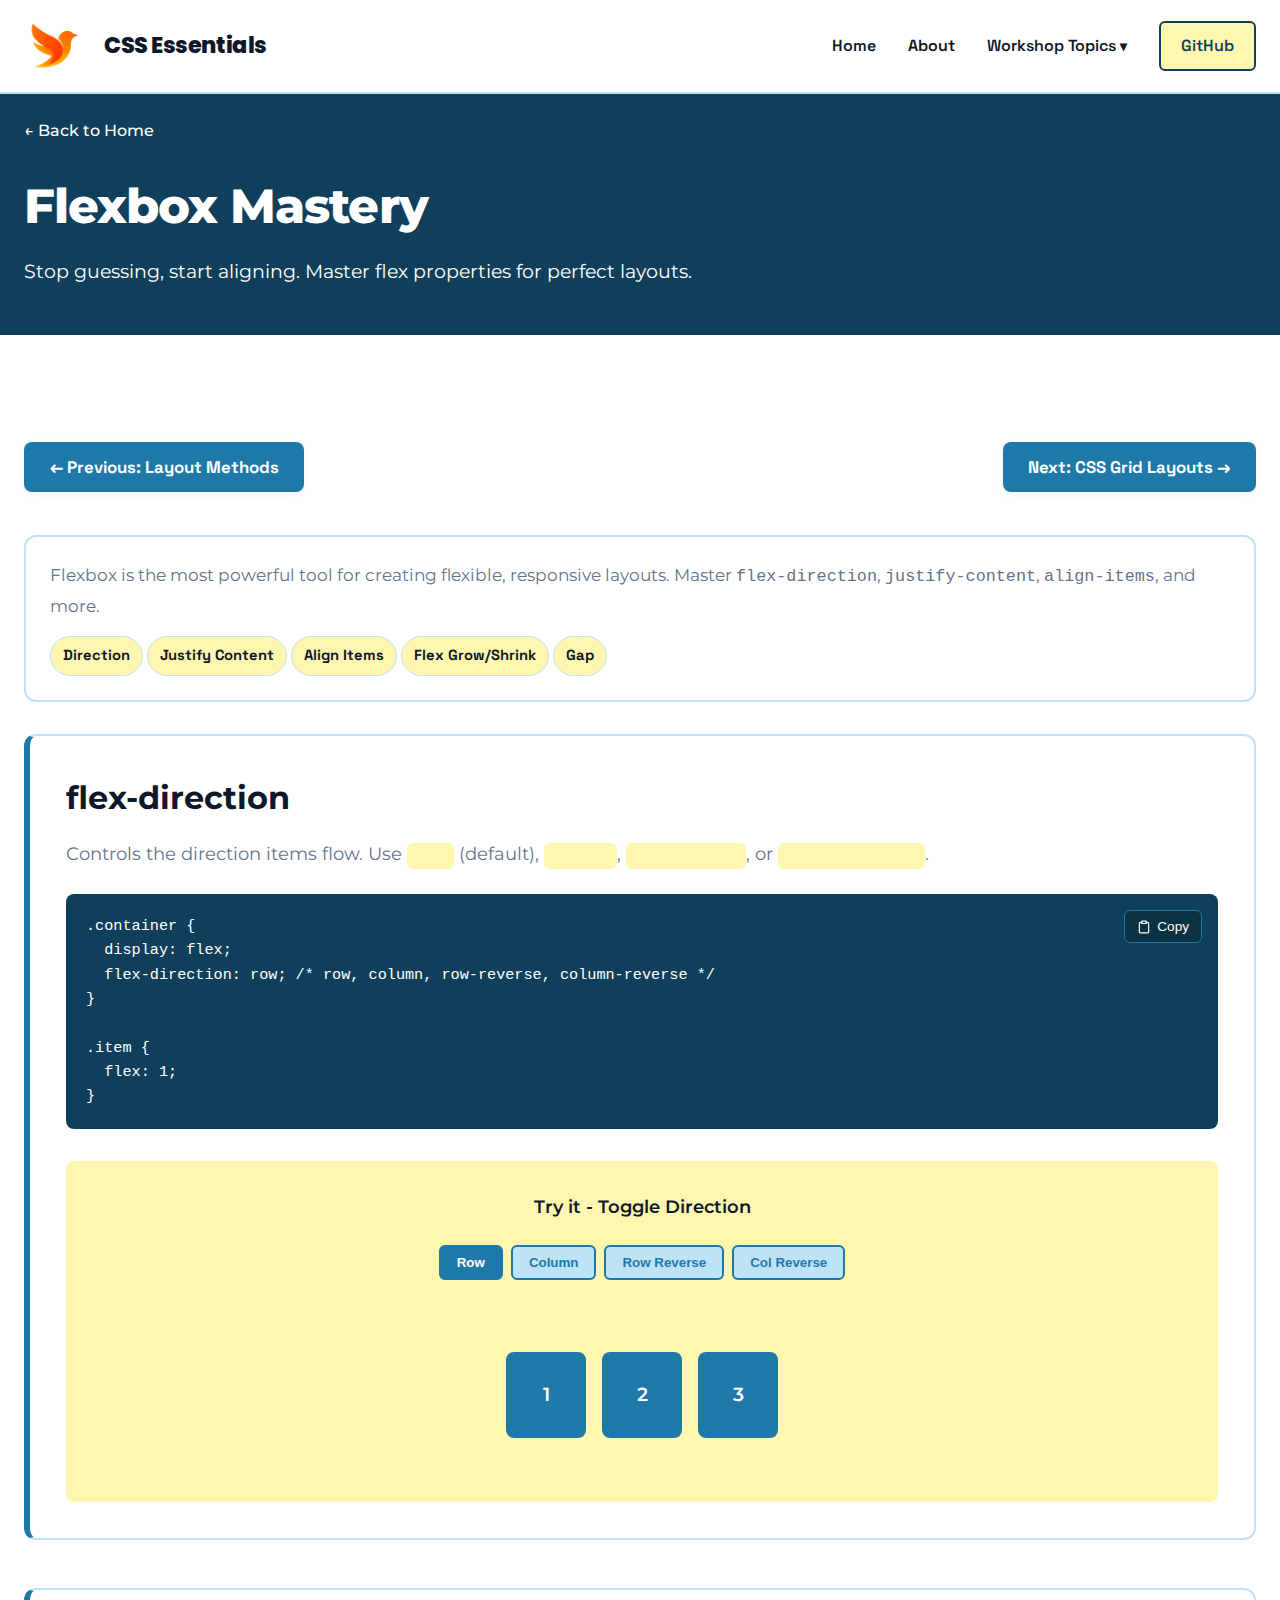
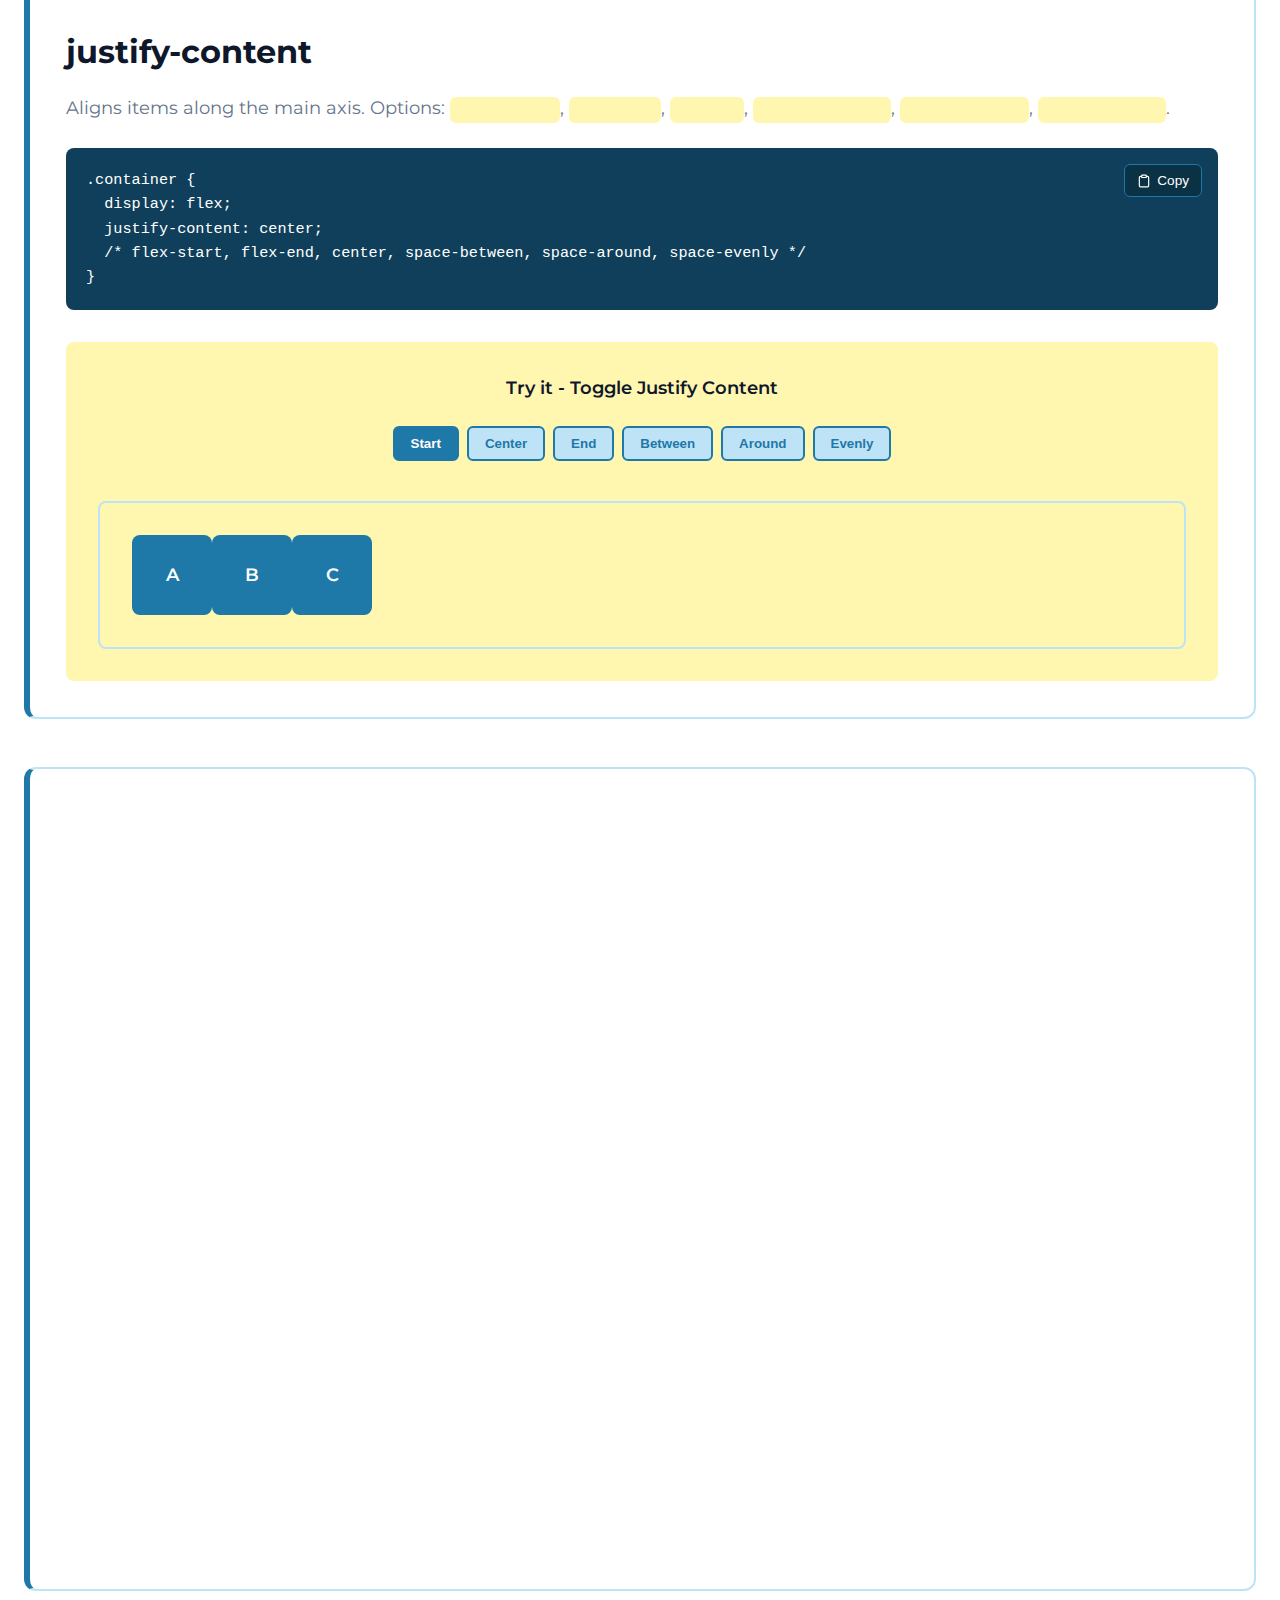
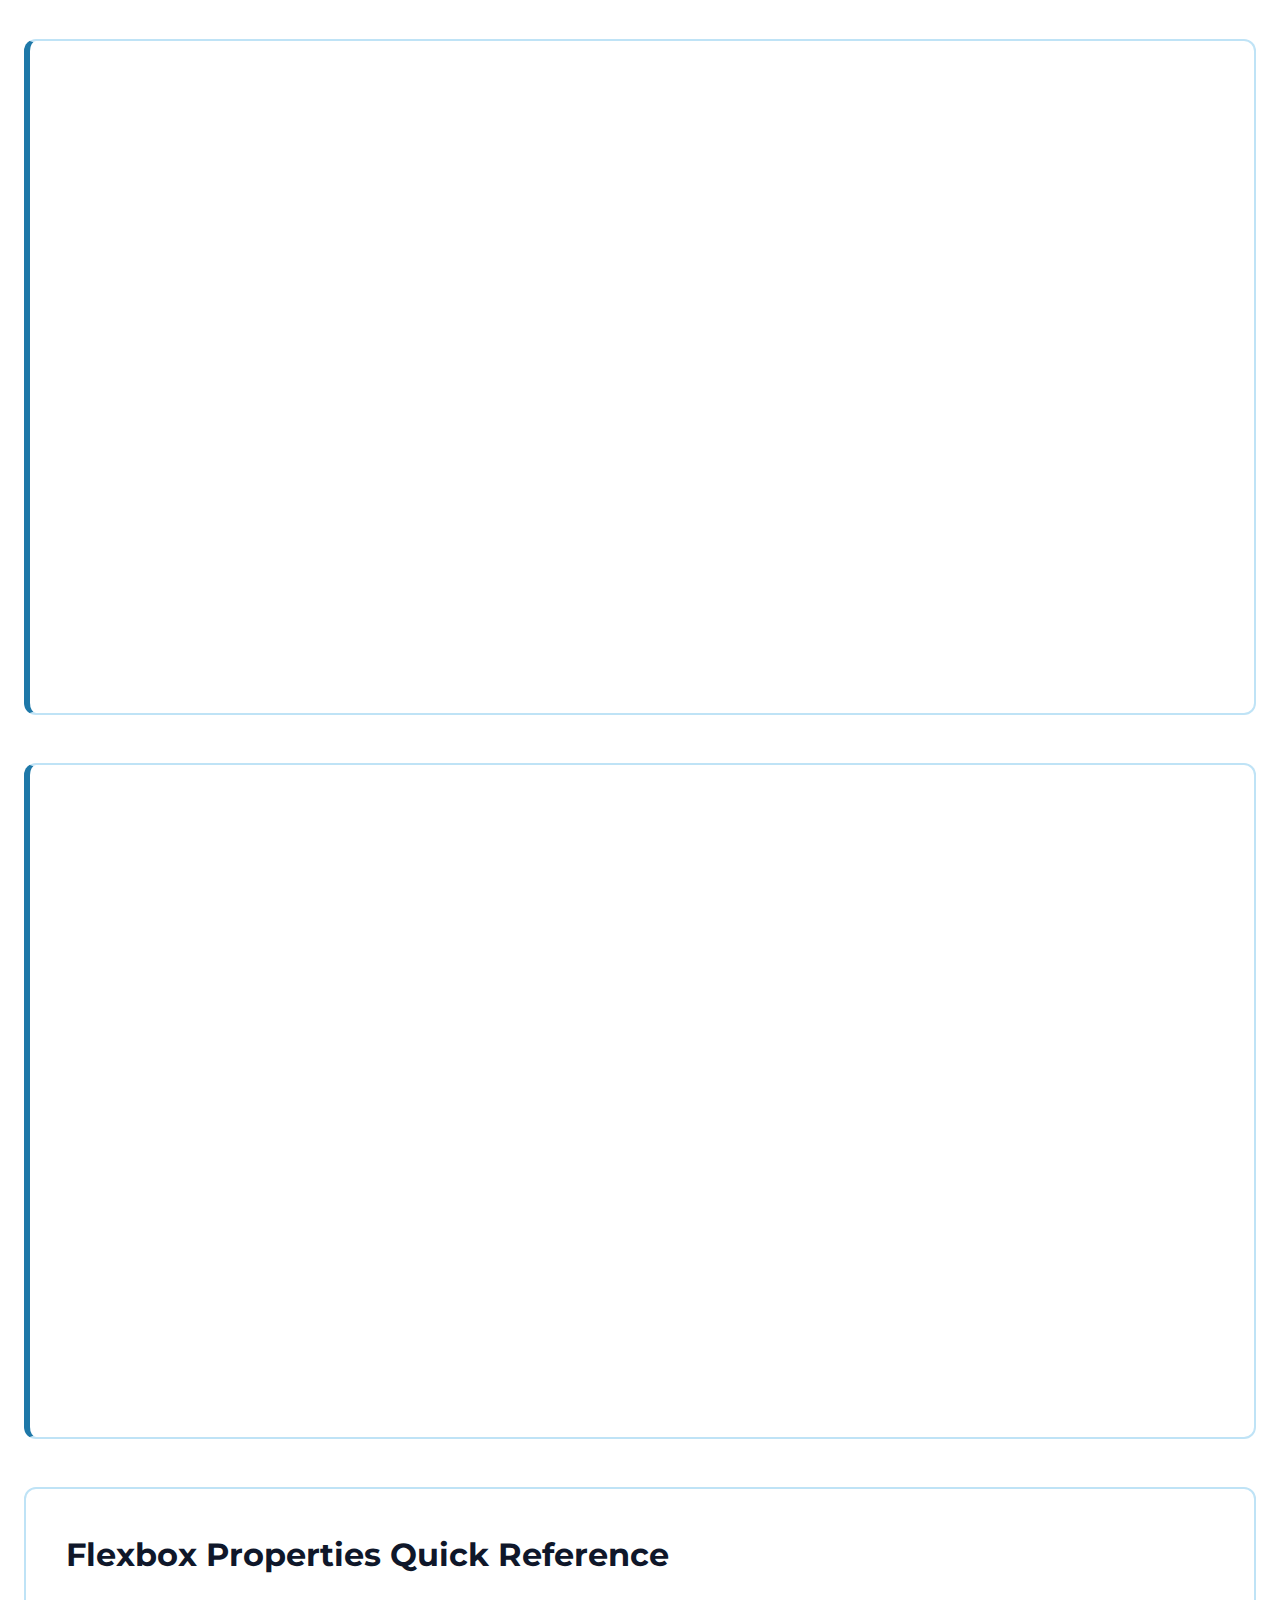
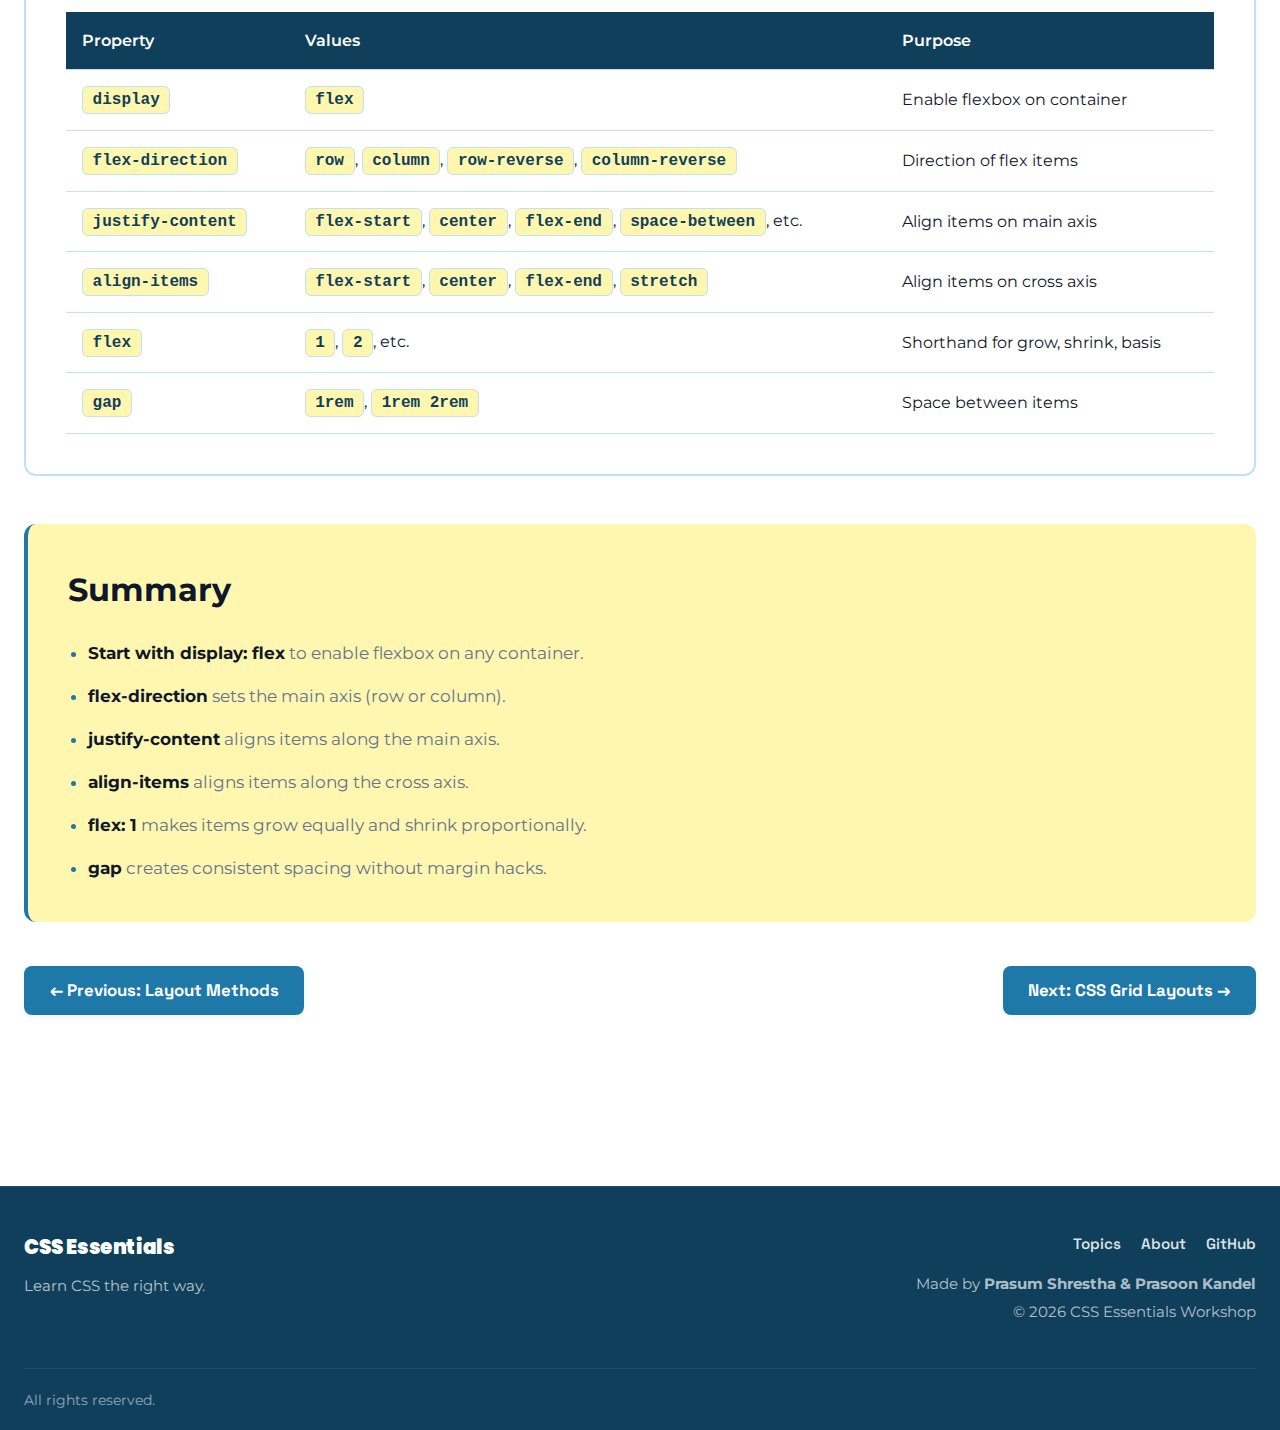
<file: flexbox-mastery/index.html>
<!doctype html>
<html lang="en">
  <head>
    <meta charset="UTF-8" />
    <meta name="viewport" content="width=device-width, initial-scale=1.0" />
    <title>Flexbox Mastery - CSS Essentials</title>
    <link rel="icon" href="../favicon.png" />
    <link rel="shortcut icon" href="../favicon.png" />
    <link rel="preconnect" href="https://fonts.googleapis.com" />
    <link rel="preconnect" href="https://fonts.gstatic.com" crossorigin />
    <link
      href="https://fonts.googleapis.com/css2?family=Montserrat:wght@400;500;600;700&family=Space+Grotesk:wght@500;600;700&family=Poppins:wght@700;800;900&display=swap"
      rel="stylesheet"
    />
    <link rel="stylesheet" href="../css/root.css" />
    <link rel="stylesheet" href="../css/global.css" />
    <link rel="stylesheet" href="../css/page.css" />
    <link rel="stylesheet" href="../css/flexbox-mastery.css" />
  </head>
  <body class="fm-page">
    <nav class="navbar">
      <div class="container">
        <div class="nav-content">
          <a href="../" class="nav-logo">
            <img src="../prynix.png" alt="Prynix Logo" class="logo-img" />
            <span class="logo-title">CSS Essentials</span>
          </a>

          <button
            class="nav-toggle"
            type="button"
            aria-label="Open menu"
            aria-expanded="false"
            aria-controls="nav-links"
          >
            <svg
              class="nav-toggle-icon"
              width="22"
              height="22"
              viewBox="0 0 24 24"
              fill="none"
              stroke="currentColor"
              stroke-width="2.5"
              stroke-linecap="round"
            >
              <path d="M4 7h16M4 12h16M4 17h16" />
            </svg>
          </button>

          <div class="nav-links" id="nav-links">
            <a href="../">Home</a>
            <a href="../#about">About</a>
            <div class="nav-dropdown">
              <button
                type="button"
                class="nav-dropdown-toggle"
                aria-expanded="false"
                aria-controls="nav-dropdown-menu"
              >
                Workshop Topics <span class="nav-dropdown-caret">▾</span>
              </button>
              <div class="nav-dropdown-menu" id="nav-dropdown-menu">
                <a href="../#topics">All Topics</a>
                <a href="../pseudo-selectors/">Pseudo-Class Selectors</a>
                <a href="../layout-methods/">Layout Methods</a>
                <a href="../flexbox-mastery/">Flexbox Mastery</a>
                <a href="../css-grid/">CSS Grid Layouts</a>
                <a href="../animations/">Animations & Transitions</a>
                <a href="../css-variables/">CSS Variables</a>
                <a href="../advanced-selectors/">Advanced Selectors</a>
              </div>
            </div>
            <a
              href="https://github.com/prynixdevs/CSS-Essentials"
              target="_blank"
              rel="noopener noreferrer"
              class="nav-cta"
              >GitHub</a
            >
          </div>
        </div>
      </div>
    </nav>

    <header class="page-header">
      <div class="container">
        <a href="../" class="back-link">← Back to Home</a>
        <h1>Flexbox Mastery</h1>
        <p>Stop guessing, start aligning. Master flex properties for perfect layouts.</p>
      </div>
    </header>

    <main class="demo-page">
      <div class="container">
        <div class="page-nav-buttons">
          <a href="../layout-methods/" class="page-nav-btn"
            >← Previous: Layout Methods</a
          >
          <a href="../css-grid/" class="page-nav-btn"
            >Next: CSS Grid Layouts →</a
          >
        </div>
        <div class="page-intro">
          <p>
            Flexbox is the most powerful tool for creating flexible, responsive layouts. Master
            <code>flex-direction</code>, <code>justify-content</code>, <code>align-items</code>,
            and more.
          </p>
          <div class="quick-links">
            <a class="pill" href="#direction">Direction</a>
            <a class="pill" href="#justify">Justify Content</a>
            <a class="pill" href="#align">Align Items</a>
            <a class="pill" href="#grow">Flex Grow/Shrink</a>
            <a class="pill" href="#gap">Gap</a>
          </div>
        </div>

        <section class="demo-block" id="direction">
          <div class="demo-content">
            <h2>flex-direction</h2>
            <p class="demo-description">
              Controls the direction items flow. Use <code>row</code> (default),
              <code>column</code>, <code>row-reverse</code>, or <code>column-reverse</code>.
            </p>
            <div class="code-block">
              <button class="copy-btn" onclick="copyCode(this)">
                <svg width="16" height="16" viewBox="0 0 24 24" fill="none" stroke="currentColor" stroke-width="2">
                  <path d="M16 4h2a2 2 0 0 1 2 2v14a2 2 0 0 1-2 2H6a2 2 0 0 1-2-2V6a2 2 0 0 1 2-2h2"></path>
                  <rect x="8" y="2" width="8" height="4" rx="1" ry="1"></rect>
                </svg>
                Copy
              </button>
              <pre><code>.container {
  display: flex;
  flex-direction: row; /* row, column, row-reverse, column-reverse */
}

.item {
  flex: 1;
}</code></pre>
            </div>
          </div>
          <div class="demo-visual">
            <h4>Try it - Toggle Direction</h4>
            <div class="flex-demo-controls">
              <button class="control-btn active" data-direction="row">Row</button>
              <button class="control-btn" data-direction="column">Column</button>
              <button class="control-btn" data-direction="row-reverse">Row Reverse</button>
              <button class="control-btn" data-direction="column-reverse">Col Reverse</button>
            </div>
            <div class="flex-direction-demo flex-item-row">
              <div class="flex-item">1</div>
              <div class="flex-item">2</div>
              <div class="flex-item">3</div>
            </div>
          </div>
        </section>

        <section class="demo-block" id="justify">
          <div class="demo-content">
            <h2>justify-content</h2>
            <p class="demo-description">
              Aligns items along the main axis. Options: <code>flex-start</code>,
              <code>flex-end</code>, <code>center</code>, <code>space-between</code>,
              <code>space-around</code>, <code>space-evenly</code>.
            </p>
            <div class="code-block">
              <button class="copy-btn" onclick="copyCode(this)">
                <svg width="16" height="16" viewBox="0 0 24 24" fill="none" stroke="currentColor" stroke-width="2">
                  <path d="M16 4h2a2 2 0 0 1 2 2v14a2 2 0 0 1-2 2H6a2 2 0 0 1-2-2V6a2 2 0 0 1 2-2h2"></path>
                  <rect x="8" y="2" width="8" height="4" rx="1" ry="1"></rect>
                </svg>
                Copy
              </button>
              <pre><code>.container {
  display: flex;
  justify-content: center;
  /* flex-start, flex-end, center, space-between, space-around, space-evenly */
}</code></pre>
            </div>
          </div>
          <div class="demo-visual">
            <h4>Try it - Toggle Justify Content</h4>
            <div class="flex-demo-controls">
              <button class="control-btn active" data-justify="flex-start">Start</button>
              <button class="control-btn" data-justify="center">Center</button>
              <button class="control-btn" data-justify="flex-end">End</button>
              <button class="control-btn" data-justify="space-between">Between</button>
              <button class="control-btn" data-justify="space-around">Around</button>
              <button class="control-btn" data-justify="space-evenly">Evenly</button>
            </div>
            <div class="flex-justify-demo">
              <div class="flex-item-sm">A</div>
              <div class="flex-item-sm">B</div>
              <div class="flex-item-sm">C</div>
            </div>
          </div>
        </section>

        <section class="demo-block" id="align">
          <div class="demo-content">
            <h2>align-items</h2>
            <p class="demo-description">
              Aligns items along the cross axis. Options: <code>flex-start</code>,
              <code>flex-end</code>, <code>center</code>, <code>stretch</code>, <code>baseline</code>.
            </p>
            <div class="code-block">
              <button class="copy-btn" onclick="copyCode(this)">
                <svg width="16" height="16" viewBox="0 0 24 24" fill="none" stroke="currentColor" stroke-width="2">
                  <path d="M16 4h2a2 2 0 0 1 2 2v14a2 2 0 0 1-2 2H6a2 2 0 0 1-2-2V6a2 2 0 0 1 2-2h2"></path>
                  <rect x="8" y="2" width="8" height="4" rx="1" ry="1"></rect>
                </svg>
                Copy
              </button>
              <pre><code>.container {
  display: flex;
  align-items: center;
  height: 200px;
  /* flex-start, flex-end, center, stretch, baseline */
}</code></pre>
            </div>
          </div>
          <div class="demo-visual">
            <h4>Try it - Toggle Align Items</h4>
            <div class="flex-demo-controls">
              <button class="control-btn active" data-align="flex-start">Start</button>
              <button class="control-btn" data-align="center">Center</button>
              <button class="control-btn" data-align="flex-end">End</button>
              <button class="control-btn" data-align="stretch">Stretch</button>
            </div>
            <div class="flex-align-demo">
              <div class="flex-item-varying">A</div>
              <div class="flex-item-varying varying-large">B</div>
              <div class="flex-item-varying">C</div>
            </div>
          </div>
        </section>

        <section class="demo-block" id="grow">
          <div class="demo-content">
            <h2>flex-grow & flex-shrink</h2>
            <p class="demo-description">
              <code>flex-grow</code> makes items expand to fill space. <code>flex-shrink</code>
              controls how much they shrink. Use shorthand <code>flex: 1</code> for equal growth.
            </p>
            <div class="code-block">
              <button class="copy-btn" onclick="copyCode(this)">
                <svg width="16" height="16" viewBox="0 0 24 24" fill="none" stroke="currentColor" stroke-width="2">
                  <path d="M16 4h2a2 2 0 0 1 2 2v14a2 2 0 0 1-2 2H6a2 2 0 0 1-2-2V6a2 2 0 0 1 2-2h2"></path>
                  <rect x="8" y="2" width="8" height="4" rx="1" ry="1"></rect>
                </svg>
                Copy
              </button>
              <pre><code>.container {
  display: flex;
  gap: 1rem;
}

.item {
  flex: 1; /* shorthand for grow: 1, shrink: 1 */
}

.item.large {
  flex: 2; /* grows twice as much */
}</code></pre>
            </div>
          </div>
          <div class="demo-visual">
            <h4>Try it - See how flex ratio works</h4>
            <div class="flex-grow-demo">
              <div class="flex-item flex-grow-1">flex: 1</div>
              <div class="flex-item flex-grow-2">flex: 2</div>
              <div class="flex-item flex-grow-1">flex: 1</div>
            </div>
          </div>
        </section>

        <section class="demo-block" id="gap">
          <div class="demo-content">
            <h2>gap Property</h2>
            <p class="demo-description">
              <code>gap</code> creates space between flex items. Much cleaner than margins!
              Supported in all modern browsers.
            </p>
            <div class="code-block">
              <button class="copy-btn" onclick="copyCode(this)">
                <svg width="16" height="16" viewBox="0 0 24 24" fill="none" stroke="currentColor" stroke-width="2">
                  <path d="M16 4h2a2 2 0 0 1 2 2v14a2 2 0 0 1-2 2H6a2 2 0 0 1-2-2V6a2 2 0 0 1 2-2h2"></path>
                  <rect x="8" y="2" width="8" height="4" rx="1" ry="1"></rect>
                </svg>
                Copy
              </button>
              <pre><code>.container {
  display: flex;
  gap: 1rem; /* row gap and column gap */
  gap: 1rem 2rem; /* row gap, column gap */
}</code></pre>
            </div>
          </div>
          <div class="demo-visual">
            <h4>Try it - Items with gap</h4>
            <div class="flex-gap-demo">
              <div class="flex-item">Item 1</div>
              <div class="flex-item">Item 2</div>
              <div class="flex-item">Item 3</div>
              <div class="flex-item">Item 4</div>
            </div>
          </div>
        </section>

        <div class="comparison-table">
          <h3>Flexbox Properties Quick Reference</h3>
          <table>
            <thead>
              <tr>
                <th>Property</th>
                <th>Values</th>
                <th>Purpose</th>
              </tr>
            </thead>
            <tbody>
              <tr>
                <td><code>display</code></td>
                <td><code>flex</code></td>
                <td>Enable flexbox on container</td>
              </tr>
              <tr>
                <td><code>flex-direction</code></td>
                <td><code>row</code>, <code>column</code>, <code>row-reverse</code>, <code>column-reverse</code></td>
                <td>Direction of flex items</td>
              </tr>
              <tr>
                <td><code>justify-content</code></td>
                <td><code>flex-start</code>, <code>center</code>, <code>flex-end</code>, <code>space-between</code>, etc.</td>
                <td>Align items on main axis</td>
              </tr>
              <tr>
                <td><code>align-items</code></td>
                <td><code>flex-start</code>, <code>center</code>, <code>flex-end</code>, <code>stretch</code></td>
                <td>Align items on cross axis</td>
              </tr>
              <tr>
                <td><code>flex</code></td>
                <td><code>1</code>, <code>2</code>, etc.</td>
                <td>Shorthand for grow, shrink, basis</td>
              </tr>
              <tr>
                <td><code>gap</code></td>
                <td><code>1rem</code>, <code>1rem 2rem</code></td>
                <td>Space between items</td>
              </tr>
            </tbody>
          </table>
        </div>

        <div class="summary">
          <h3>Summary</h3>
          <ul>
            <li><strong>Start with display: flex</strong> to enable flexbox on any container.</li>
            <li><strong>flex-direction</strong> sets the main axis (row or column).</li>
            <li><strong>justify-content</strong> aligns items along the main axis.</li>
            <li><strong>align-items</strong> aligns items along the cross axis.</li>
            <li><strong>flex: 1</strong> makes items grow equally and shrink proportionally.</li>
            <li><strong>gap</strong> creates consistent spacing without margin hacks.</li>
          </ul>
        </div>

        <div class="page-nav-buttons">
          <a href="../layout-methods/" class="page-nav-btn"
            >← Previous: Layout Methods</a
          >
          <a href="../css-grid/" class="page-nav-btn"
            >Next: CSS Grid Layouts →</a
          >
        </div>
      </div>
    </main>

    <footer class="footer">
      <div class="container">
        <div class="footer-inner">
          <div class="footer-brand">
            <div class="footer-name">CSS Essentials</div>
            <p class="footer-desc">Learn CSS the right way.</p>
          </div>

          <div class="footer-right">
            <ul class="footer-links">
              <li><a href="../#topics">Topics</a></li>
              <li><a href="../#about">About</a></li>
              <li>
                <a href="https://github.com/prynixdevs/CSS-Essentials" target="_blank"
                  >GitHub</a
                >
              </li>
            </ul>

            <div class="footer-credits">
              <p>Made by <strong>Prasum Shrestha & Prasoon Kandel</strong></p>
              <p>© 2026 CSS Essentials Workshop</p>
            </div>
          </div>
        </div>

        <div class="footer-bottom">
          <p>All rights reserved.</p>
        </div>
      </div>
    </footer>

    <script src="../script.js"></script>
    <script>
      // Flexbox demo controls
      document.querySelectorAll('[data-direction]').forEach((btn) => {
        btn.addEventListener('click', function () {
          const demo = document.querySelector('.flex-direction-demo');
          const direction = this.dataset.direction;
          demo.className = `flex-direction-demo flex-item-${direction}`;
          document.querySelectorAll('[data-direction]').forEach((b) => b.classList.remove('active'));
          this.classList.add('active');
        });
      });

      document.querySelectorAll('[data-justify]').forEach((btn) => {
        btn.addEventListener('click', function () {
          const demo = document.querySelector('.flex-justify-demo');
          const justify = this.dataset.justify;
          demo.style.justifyContent = justify;
          document.querySelectorAll('[data-justify]').forEach((b) => b.classList.remove('active'));
          this.classList.add('active');
        });
      });

      document.querySelectorAll('[data-align]').forEach((btn) => {
        btn.addEventListener('click', function () {
          const demo = document.querySelector('.flex-align-demo');
          const align = this.dataset.align;
          demo.style.alignItems = align;
          document.querySelectorAll('[data-align]').forEach((b) => b.classList.remove('active'));
          this.classList.add('active');
        });
      });

      // Initialize demos with default values
      window.addEventListener('DOMContentLoaded', () => {
        document.querySelector('.flex-justify-demo').style.justifyContent = 'flex-start';
        document.querySelector('.flex-align-demo').style.alignItems = 'flex-start';
      });
    </script>
  </body>
</html>
</file>
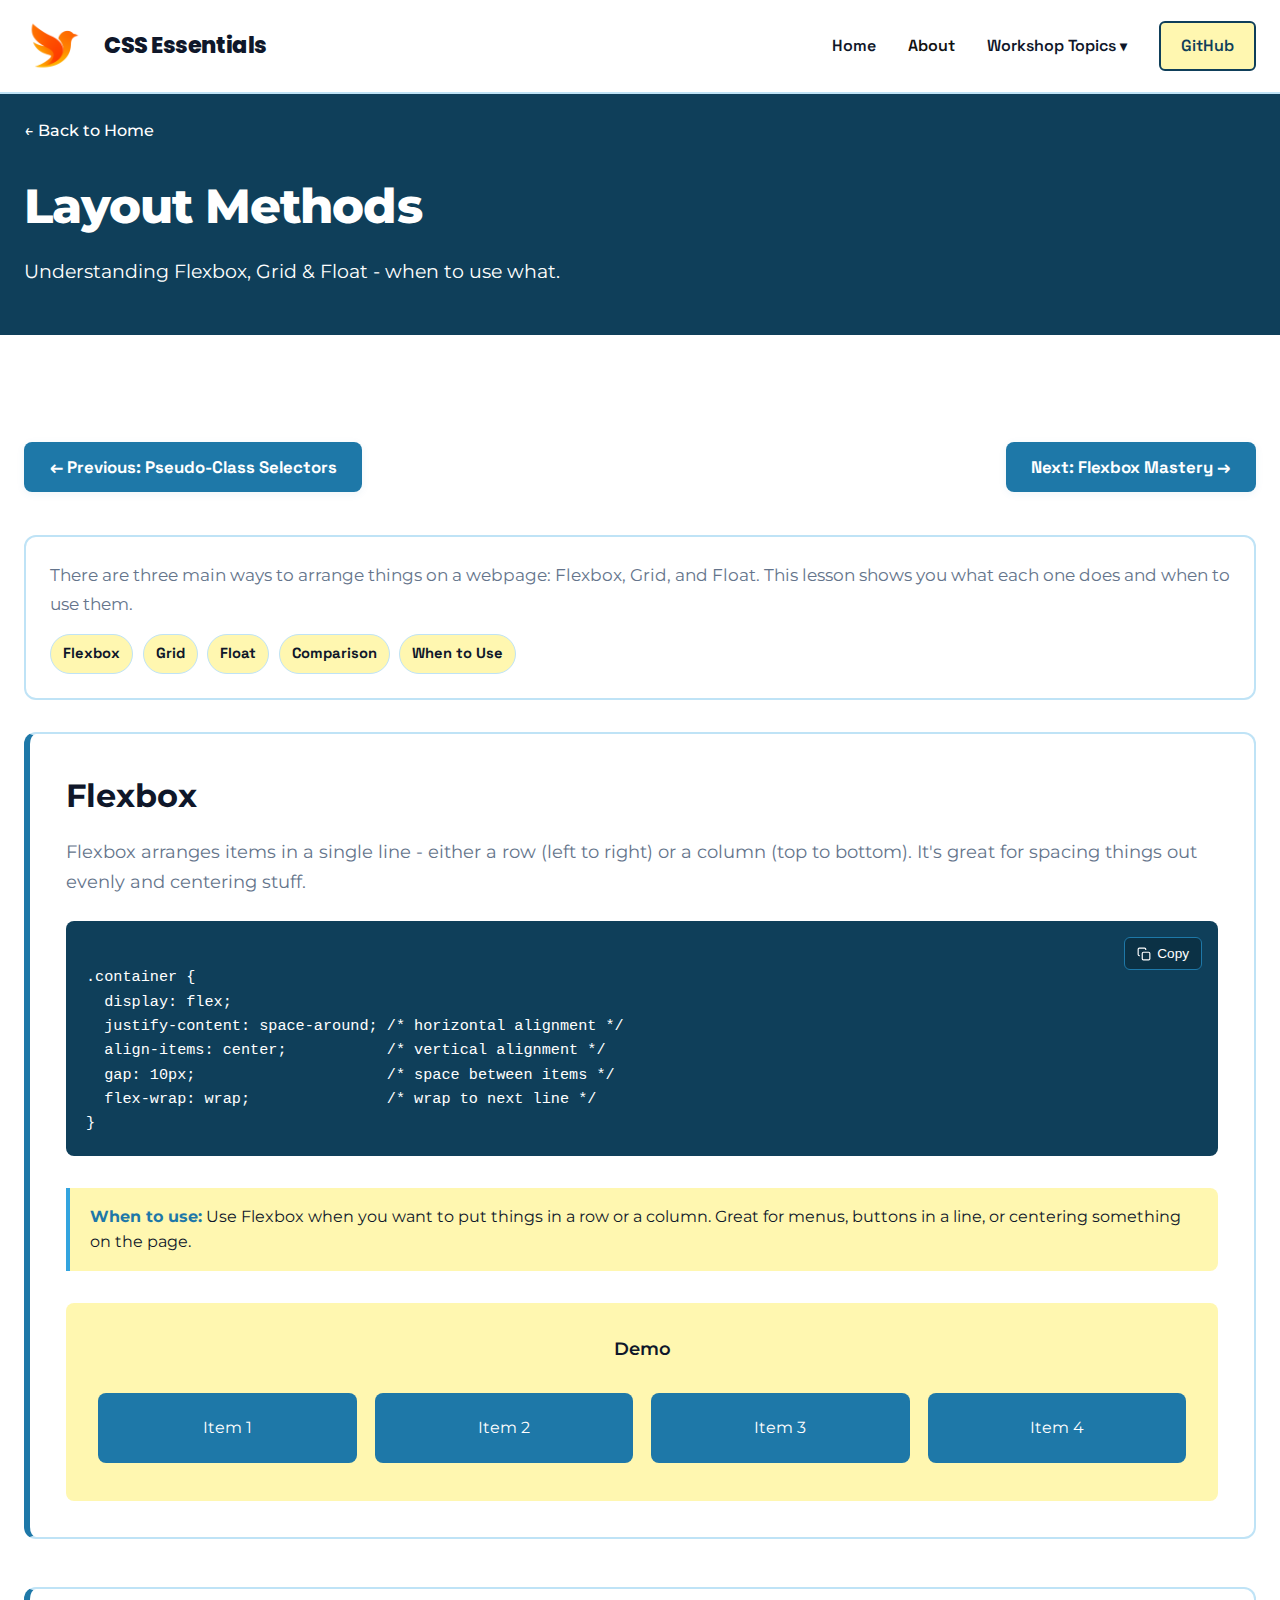
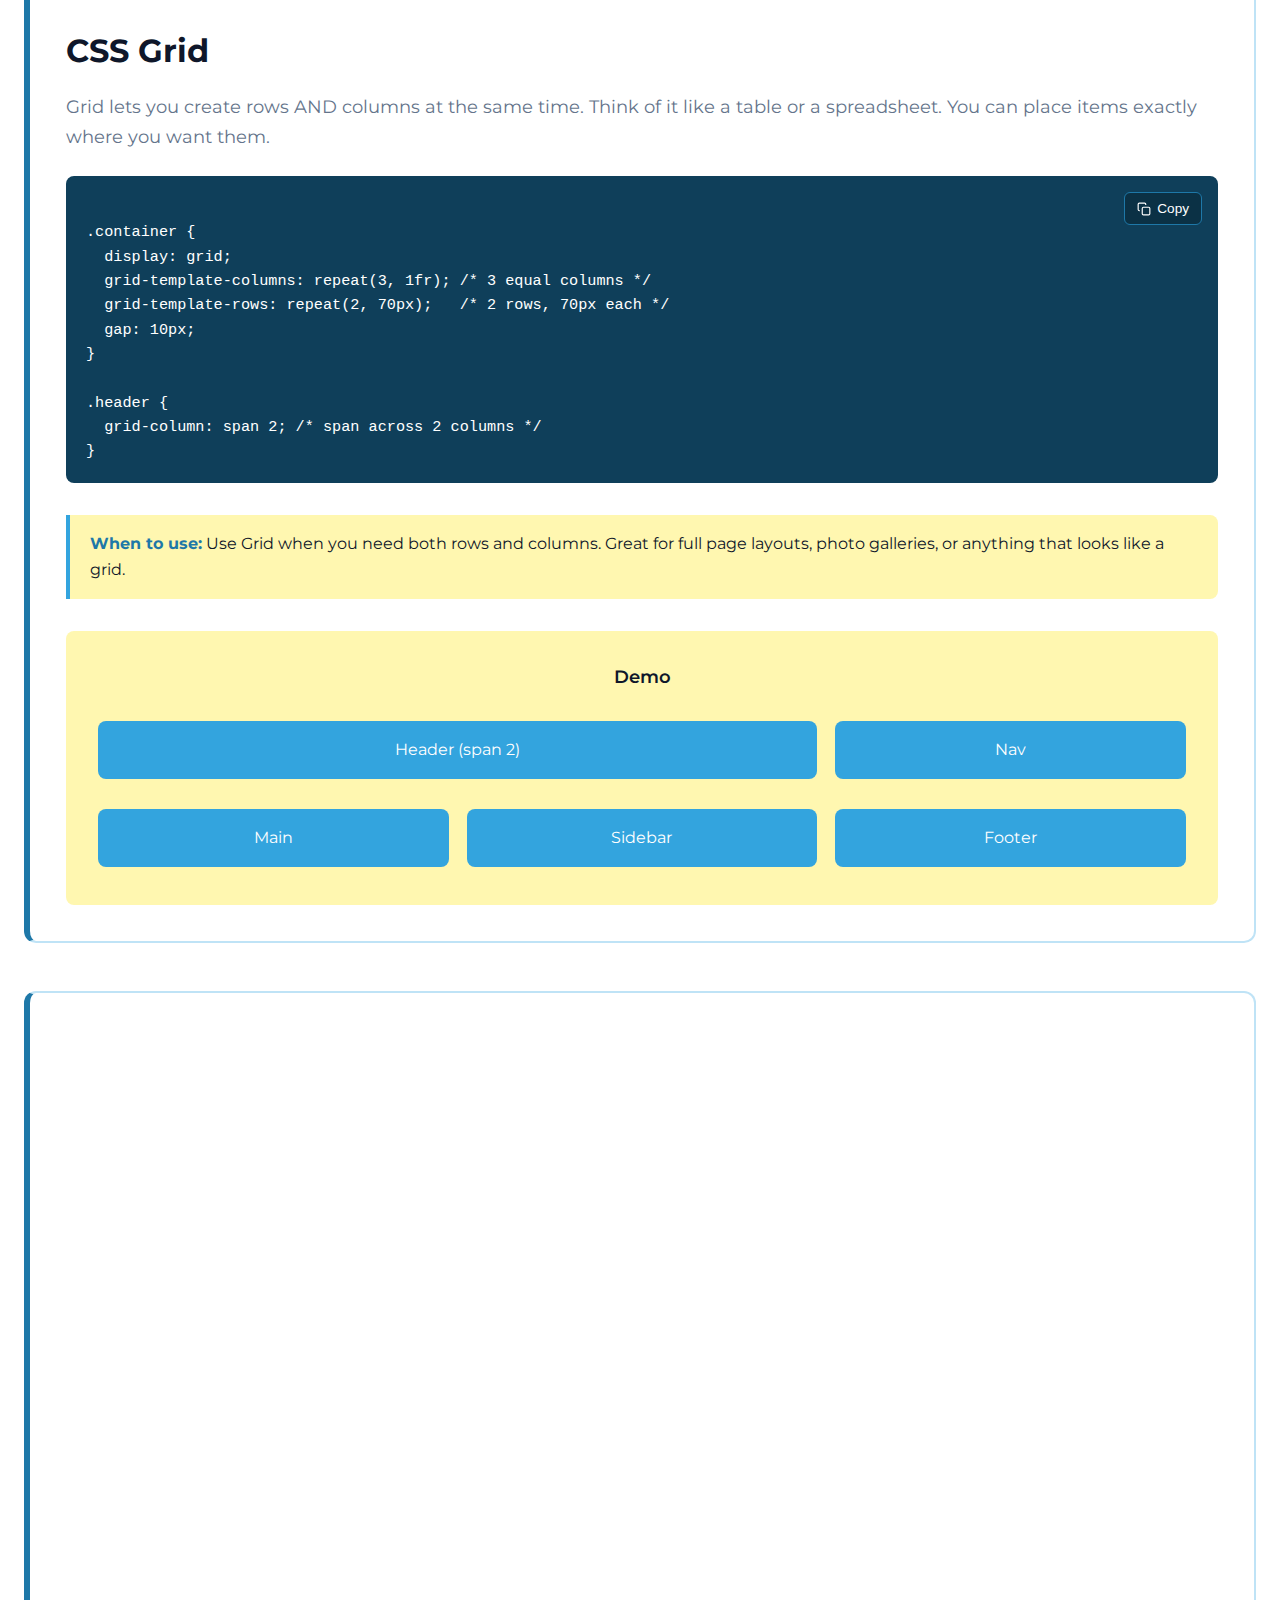
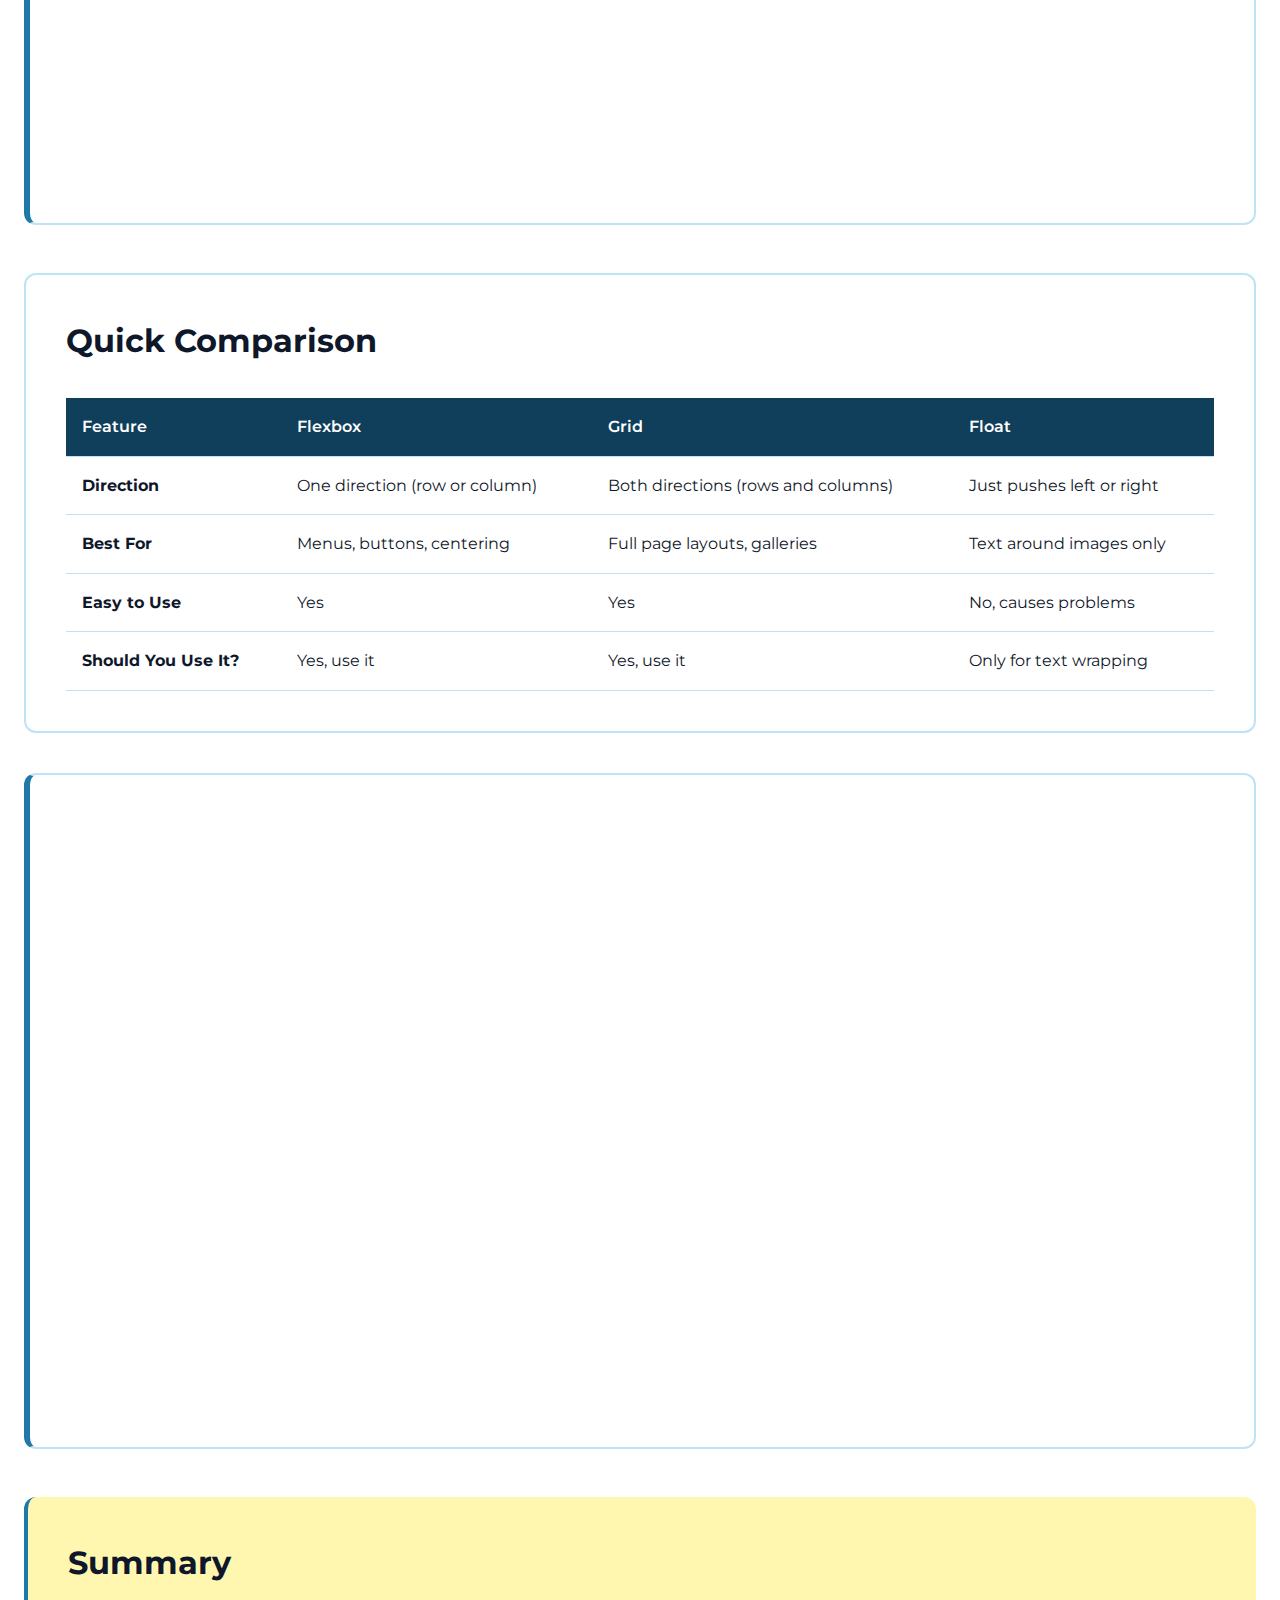
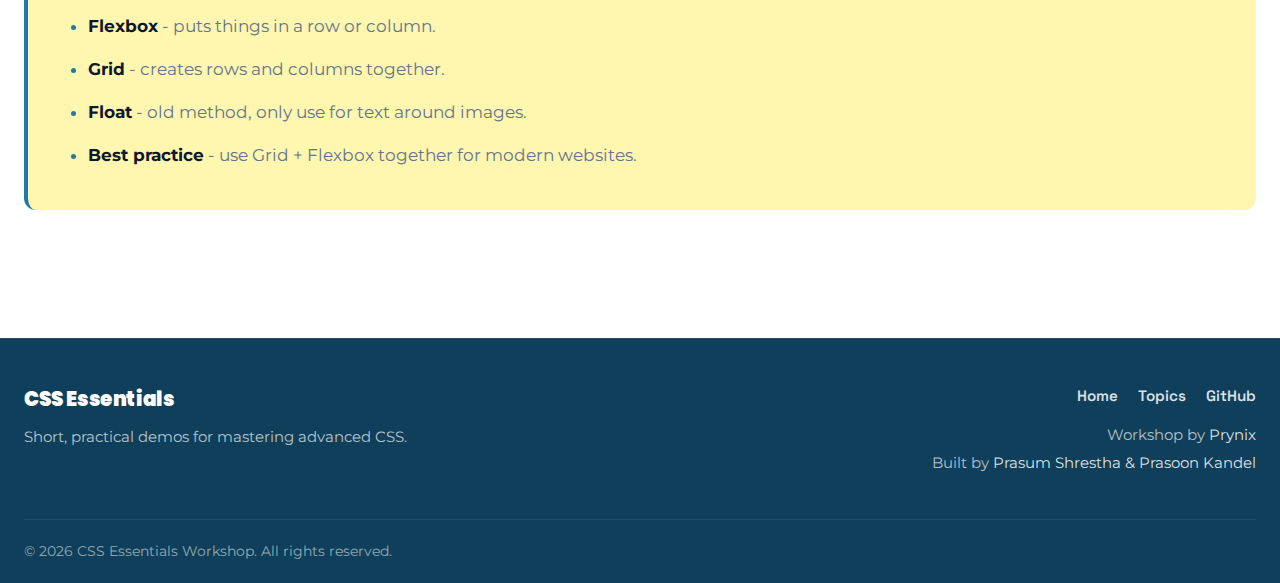
<file: layout-methods/index.html>
<!doctype html>
<html lang="en">
  <head>
    <meta charset="UTF-8" />
    <meta name="viewport" content="width=device-width, initial-scale=1.0" />
    <title>Layout Methods - CSS Essentials</title>
    <link rel="icon" href="../favicon.png" />
    <link rel="shortcut icon" href="../favicon.png" />
    <link rel="preconnect" href="https://fonts.googleapis.com" />
    <link rel="preconnect" href="https://fonts.gstatic.com" crossorigin />
    <link
      href="https://fonts.googleapis.com/css2?family=Montserrat:wght@400;500;600;700&family=Space+Grotesk:wght@500;600;700&family=Poppins:wght@700;800;900&display=swap"
      rel="stylesheet"
    />
    <link rel="stylesheet" href="../css/root.css" />
    <link rel="stylesheet" href="../css/global.css" />
    <link rel="stylesheet" href="../css/page.css" />
    <link rel="stylesheet" href="../css/layout-methods.css" />
  </head>
  <body class="lm-page">
    <nav class="navbar">
      <div class="container">
        <div class="nav-content">
          <a href="../" class="nav-logo">
            <img src="../prynix.png" alt="Prynix Logo" class="logo-img" />
            <span class="logo-title">CSS Essentials</span>
          </a>

          <button
            class="nav-toggle"
            type="button"
            aria-label="Open menu"
            aria-expanded="false"
            aria-controls="nav-links"
          >
            <svg
              class="nav-toggle-icon"
              width="22"
              height="22"
              viewBox="0 0 24 24"
              fill="none"
              stroke="currentColor"
              stroke-width="2.5"
              stroke-linecap="round"
            >
              <path d="M4 7h16M4 12h16M4 17h16" />
            </svg>
          </button>

          <div class="nav-links" id="nav-links">
            <a href="../">Home</a>
            <a href="../#about">About</a>
            <div class="nav-dropdown">
              <button
                type="button"
                class="nav-dropdown-toggle"
                aria-expanded="false"
                aria-controls="nav-dropdown-menu"
              >
                Workshop Topics <span class="nav-dropdown-caret">▾</span>
              </button>
              <div class="nav-dropdown-menu" id="nav-dropdown-menu">
                <a href="../#topics">All Topics</a>
                <a href="../pseudo-selectors/">Pseudo-Class Selectors</a>
                <a href="../layout-methods/">Layout Methods</a>
                <a href="../flexbox-mastery/">Flexbox Mastery</a>
                <a href="../css-grid/">CSS Grid Layouts</a>
                <a href="../animations/">Animations & Transitions</a>
                <a href="../css-variables/">CSS Variables</a>
                <a href="../advanced-selectors/">Advanced Selectors</a>
              </div>
            </div>
            <a
              href="https://github.com/prynixdevs/CSS-Essentials"
              target="_blank"
              rel="noopener noreferrer"
              class="nav-cta"
              >GitHub</a
            >
          </div>
        </div>
      </div>
    </nav>

    <header class="page-header">
      <div class="container">
        <a href="../" class="back-link">← Back to Home</a>
        <h1>Layout Methods</h1>
        <p>Understanding Flexbox, Grid & Float - when to use what.</p>
      </div>
    </header>

    <main class="demo-page">
      <div class="container">
        <div class="page-nav-buttons">
          <a href="../pseudo-selectors/" class="page-nav-btn"
            >← Previous: Pseudo-Class Selectors</a
          >
          <a
            href="../flexbox-mastery/"
            class="page-nav-btn"
            >Next: Flexbox Mastery →</a
          >
        </div>

        <div class="page-intro">
          <p>
            There are three main ways to arrange things on a webpage: Flexbox,
            Grid, and Float. This lesson shows you what each one does and when
            to use them.
          </p>
          <div class="page-intro-links">
            <a class="pill" href="#flexbox">Flexbox</a>
            <a class="pill" href="#grid">Grid</a>
            <a class="pill" href="#float">Float</a>
            <a class="pill" href="#comparison">Comparison</a>
            <a class="pill" href="#when-to-use">When to Use</a>
          </div>
        </div>

        <section class="demo-block" id="flexbox">
          <div class="demo-content">
            <h2>Flexbox</h2>
            <p class="demo-description">
              Flexbox arranges items in a single line - either a row (left to
              right) or a column (top to bottom). It's great for spacing things
              out evenly and centering stuff.
            </p>
            <div class="code-block">
              <button
                class="copy-btn"
                onclick="copyCode(this)"
                aria-label="Copy code"
              >
                <svg
                  width="16"
                  height="16"
                  viewBox="0 0 24 24"
                  fill="none"
                  stroke="currentColor"
                  stroke-width="2"
                >
                  <rect x="9" y="9" width="13" height="13" rx="2" ry="2"></rect>
                  <path
                    d="M5 15H4a2 2 0 0 1-2-2V4a2 2 0 0 1 2-2h9a2 2 0 0 1 2 2v1"
                  ></path>
                </svg>
                Copy
              </button>
              <pre><code>
.container {
  display: flex;
  justify-content: space-around; /* horizontal alignment */
  align-items: center;           /* vertical alignment */
  gap: 10px;                     /* space between items */
  flex-wrap: wrap;               /* wrap to next line */
}
</code></pre>
            </div>
            <div class="tip-box">
              <strong>When to use:</strong> Use Flexbox when you want to put
              things in a row or a column. Great for menus, buttons in a line,
              or centering something on the page.
            </div>
          </div>
          <div class="demo-visual">
            <h4>Demo</h4>
            <div class="flex-demo">
              <div class="flex-item">Item 1</div>
              <div class="flex-item">Item 2</div>
              <div class="flex-item">Item 3</div>
              <div class="flex-item">Item 4</div>
            </div>
          </div>
        </section>

        <section class="demo-block" id="grid">
          <div class="demo-content">
            <h2>CSS Grid</h2>
            <p class="demo-description">
              Grid lets you create rows AND columns at the same time. Think of
              it like a table or a spreadsheet. You can place items exactly
              where you want them.
            </p>
            <div class="code-block">
              <button
                class="copy-btn"
                onclick="copyCode(this)"
                aria-label="Copy code"
              >
                <svg
                  width="16"
                  height="16"
                  viewBox="0 0 24 24"
                  fill="none"
                  stroke="currentColor"
                  stroke-width="2"
                >
                  <rect x="9" y="9" width="13" height="13" rx="2" ry="2"></rect>
                  <path
                    d="M5 15H4a2 2 0 0 1-2-2V4a2 2 0 0 1 2-2h9a2 2 0 0 1 2 2v1"
                  ></path>
                </svg>
                Copy
              </button>
              <pre><code>
.container {
  display: grid;
  grid-template-columns: repeat(3, 1fr); /* 3 equal columns */
  grid-template-rows: repeat(2, 70px);   /* 2 rows, 70px each */
  gap: 10px;
}

.header {
  grid-column: span 2; /* span across 2 columns */
}
</code></pre>
            </div>
            <div class="tip-box">
              <strong>When to use:</strong> Use Grid when you need both rows and
              columns. Great for full page layouts, photo galleries, or anything
              that looks like a grid.
            </div>
          </div>
          <div class="demo-visual">
            <h4>Demo</h4>
            <div class="grid-demo">
              <div class="grid-item span-2">Header (span 2)</div>
              <div class="grid-item">Nav</div>
              <div class="grid-item">Main</div>
              <div class="grid-item">Sidebar</div>
              <div class="grid-item">Footer</div>
            </div>
          </div>
        </section>

        <section class="demo-block" id="float">
          <div class="demo-content">
            <h2>Float (Old Method)</h2>
            <p class="demo-description">
              Float was made to wrap text around images, like in a newspaper.
              People used it for layouts before Flexbox and Grid existed. Now
              it's outdated for layouts - just use it for text wrapping.
            </p>
            <div class="code-block">
              <button
                class="copy-btn"
                onclick="copyCode(this)"
                aria-label="Copy code"
              >
                <svg
                  width="16"
                  height="16"
                  viewBox="0 0 24 24"
                  fill="none"
                  stroke="currentColor"
                  stroke-width="2"
                >
                  <rect x="9" y="9" width="13" height="13" rx="2" ry="2"></rect>
                  <path
                    d="M5 15H4a2 2 0 0 1-2-2V4a2 2 0 0 1 2-2h9a2 2 0 0 1 2 2v1"
                  ></path>
                </svg>
                Copy
              </button>
              <pre><code>
.image {
  float: left;       /* or float: right */
  margin-right: 15px;
}

.container {
  overflow: hidden;  /* clearfix hack */
}
</code></pre>
            </div>
            <div class="warning-box">
              <strong>Warning:</strong> Don't use float for page layouts. It
              causes lots of problems and is hard to work with. Just use Flexbox
              or Grid instead - they're easier and work better.
            </div>
          </div>
          <div class="demo-visual">
            <h4>Try it - Text wrapping around image</h4>
            <div class="float-demo">
              <div class="float-left">Image</div>
              <p class="float-text">
                This text wraps around the box on the left. This is what float
                is actually for - making text flow around an image like in a
                magazine or newspaper. This is the only thing you should use
                float for nowadays.
              </p>
            </div>
          </div>
        </section>

        <div class="comparison-table" id="comparison">
          <h3>Quick Comparison</h3>
          <table>
            <thead>
              <tr>
                <th>Feature</th>
                <th>Flexbox</th>
                <th>Grid</th>
                <th>Float</th>
              </tr>
            </thead>
            <tbody>
              <tr>
                <td><strong>Direction</strong></td>
                <td>One direction (row or column)</td>
                <td>Both directions (rows and columns)</td>
                <td>Just pushes left or right</td>
              </tr>
              <tr>
                <td><strong>Best For</strong></td>
                <td>Menus, buttons, centering</td>
                <td>Full page layouts, galleries</td>
                <td>Text around images only</td>
              </tr>
              <tr>
                <td><strong>Easy to Use</strong></td>
                <td>Yes</td>
                <td>Yes</td>
                <td>No, causes problems</td>
              </tr>
              <tr>
                <td><strong>Should You Use It?</strong></td>
                <td>Yes, use it</td>
                <td>Yes, use it</td>
                <td>Only for text wrapping</td>
              </tr>
            </tbody>
          </table>
        </div>

        <section class="demo-block" id="when-to-use">
          <div class="demo-content">
            <h2>When to Use What?</h2>
            <p class="demo-description">
              Not sure which one to pick? Here's a simple guide.
            </p>

            <div class="use-cases-grid">
              <div class="use-case-card flex-card">
                <h4>Use Flexbox For:</h4>
                <ul>
                  <li>Navigation menus</li>
                  <li>Cards in a row</li>
                  <li>Centering things</li>
                  <li>Spacing items evenly</li>
                  <li>Buttons side by side</li>
                </ul>
              </div>

              <div class="use-case-card grid-card">
                <h4>Use Grid For:</h4>
                <ul>
                  <li>Whole page layouts</li>
                  <li>Photo galleries</li>
                  <li>Dashboard layouts</li>
                  <li>Anything with rows AND columns</li>
                </ul>
              </div>

              <div class="use-case-card float-card">
                <h4>Use Float For:</h4>
                <ul>
                  <li>Text wrapping around images</li>
                  <li>That's it. Nothing else.</li>
                </ul>
              </div>
            </div>

            <div class="tip-box tip-box-mt">
              <strong>Pro Tip:</strong> You can use both together. Use Grid for
              the main page layout, then use Flexbox inside each section.
            </div>
          </div>
        </section>

        <div class="summary">
          <h3>Summary</h3>
          <ul>
            <li><strong>Flexbox</strong> - puts things in a row or column.</li>
            <li><strong>Grid</strong> - creates rows and columns together.</li>
            <li>
              <strong>Float</strong> - old method, only use for text around
              images.
            </li>
            <li>
              <strong>Best practice</strong> - use Grid + Flexbox together for
              modern websites.
            </li>
          </ul>
        </div>
      </div>
    </main>

    <footer class="footer">
      <div class="container">
        <div class="footer-inner">
          <div class="footer-brand">
            <div class="footer-name">CSS Essentials</div>
            <p class="footer-desc">
              Short, practical demos for mastering advanced CSS.
            </p>
          </div>

          <div class="footer-right">
            <ul class="footer-links">
              <li><a href="../">Home</a></li>
              <li><a href="../#topics">Topics</a></li>
              <li>
                <a
                  href="https://github.com/prynixdevs/CSS-Essentials"
                  target="_blank"
                  rel="noopener noreferrer"
                  >GitHub</a
                >
              </li>
            </ul>

            <div class="footer-credits">
              <span
                >Workshop by
                <a
                  href="https://github.com/prynixdevs"
                  target="_blank"
                  rel="noopener noreferrer"
                  >Prynix</a
                ></span
              >
              <span
                >Built by
                <a
                  href="https://github.com/prynixdevs"
                  target="_blank"
                  rel="noopener noreferrer"
                  >Prasum Shrestha & Prasoon Kandel</a
                ></span
              >
            </div>
          </div>
        </div>

        <div class="footer-bottom">
          <p>© 2026 CSS Essentials Workshop. All rights reserved.</p>
        </div>
      </div>
    </footer>

    <script src="../script.js"></script>
  </body>
</html>
</file>
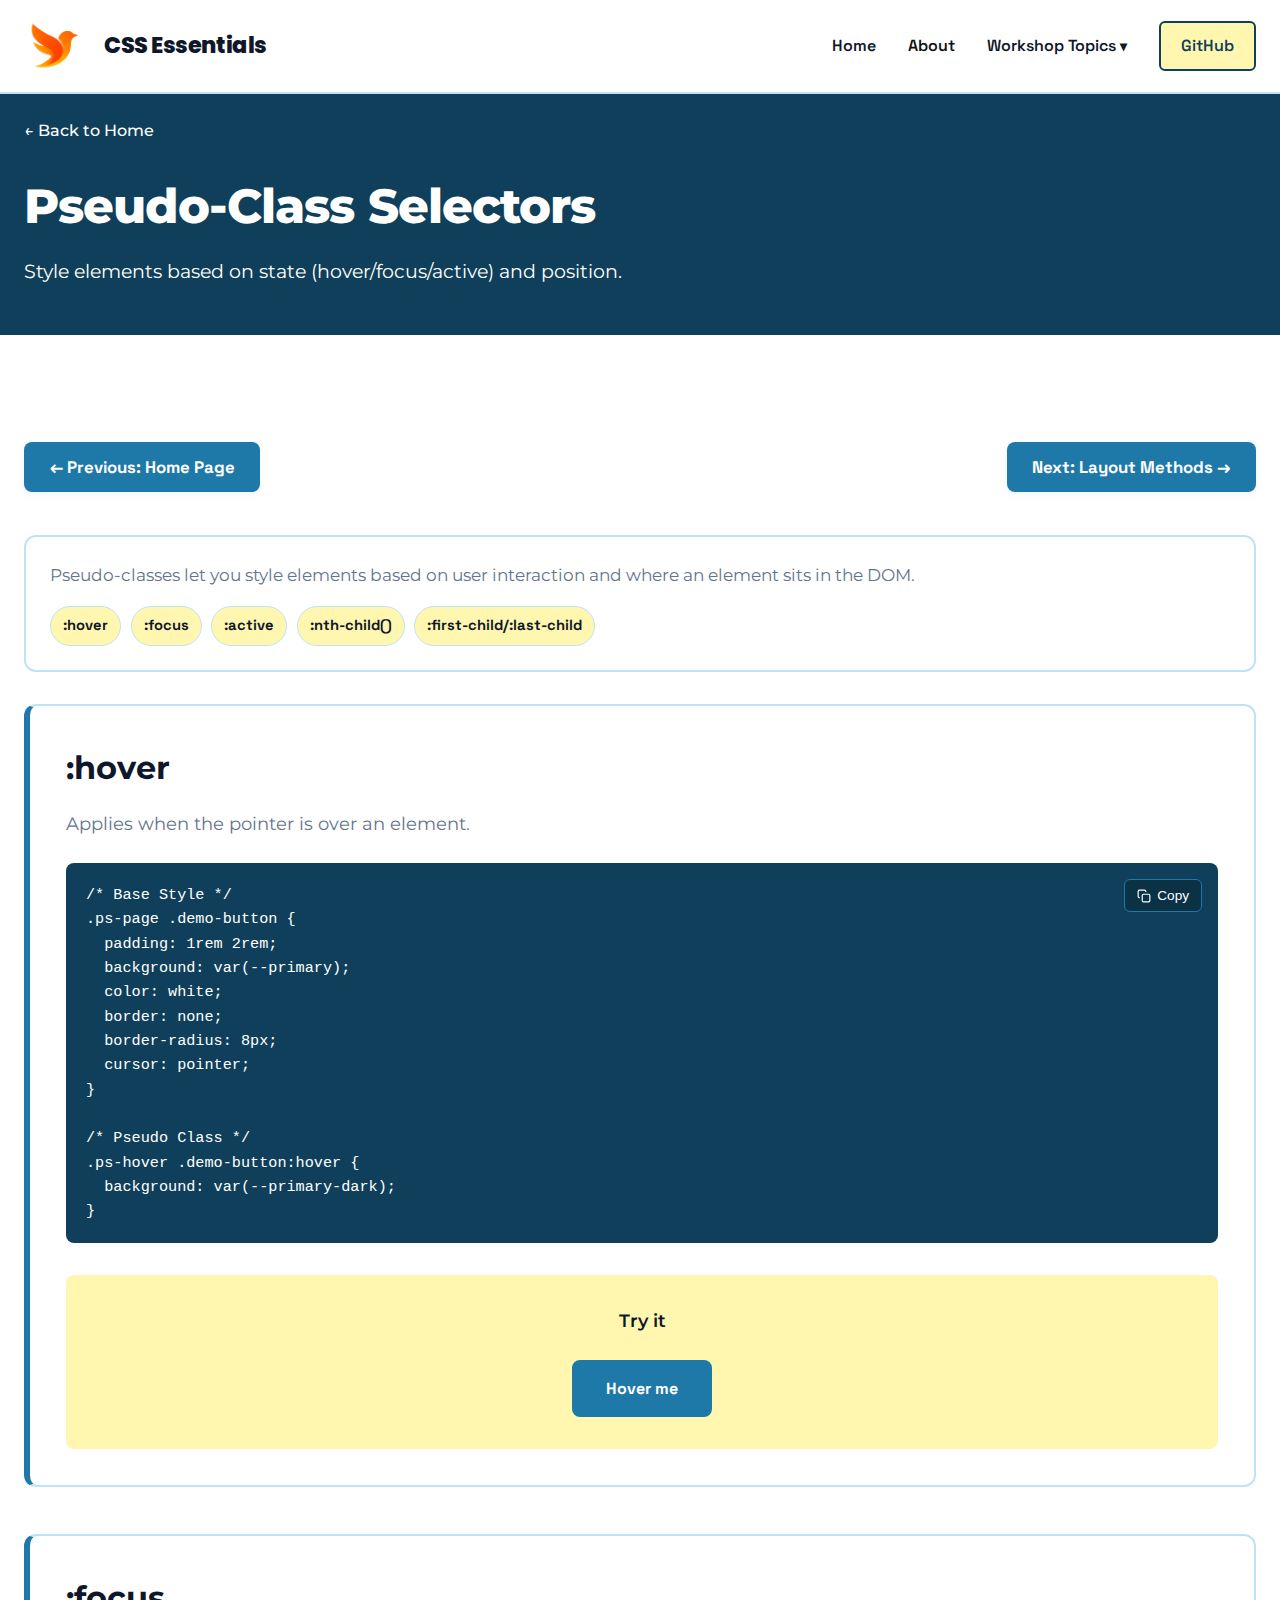
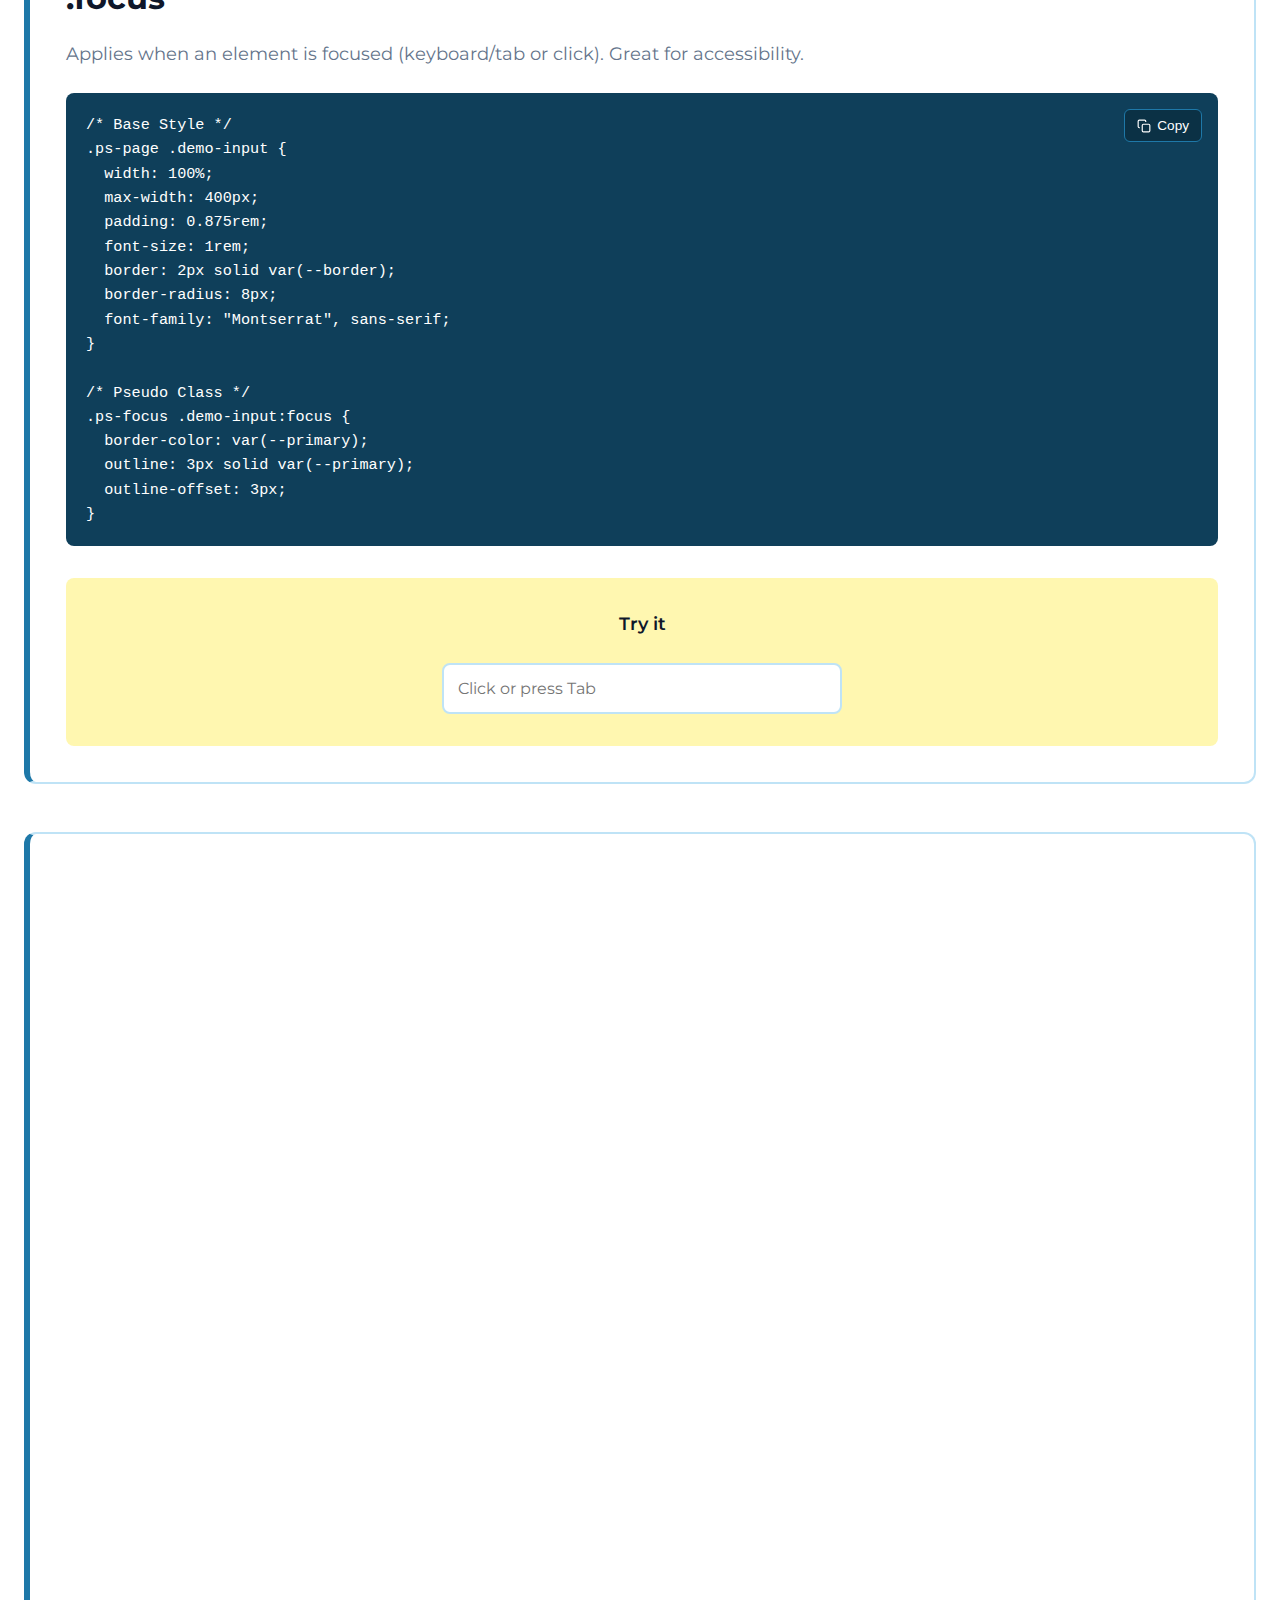
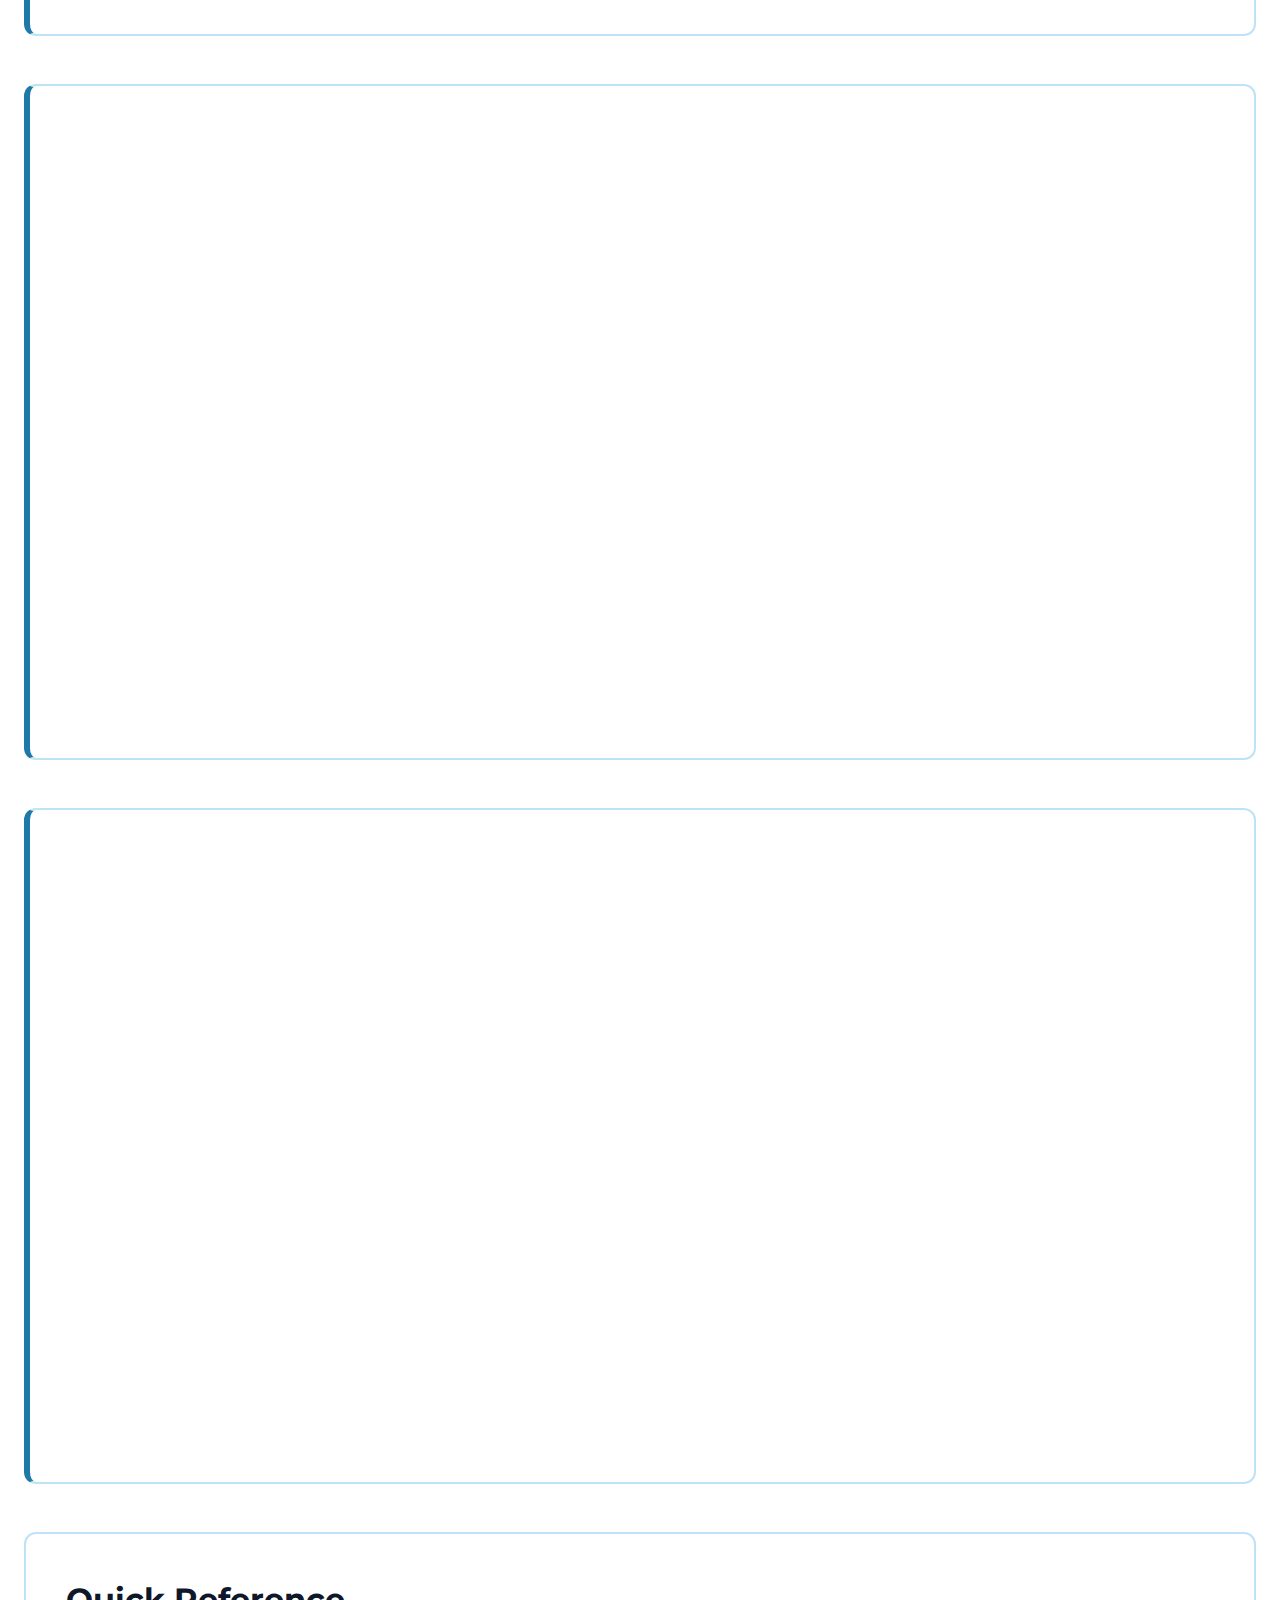
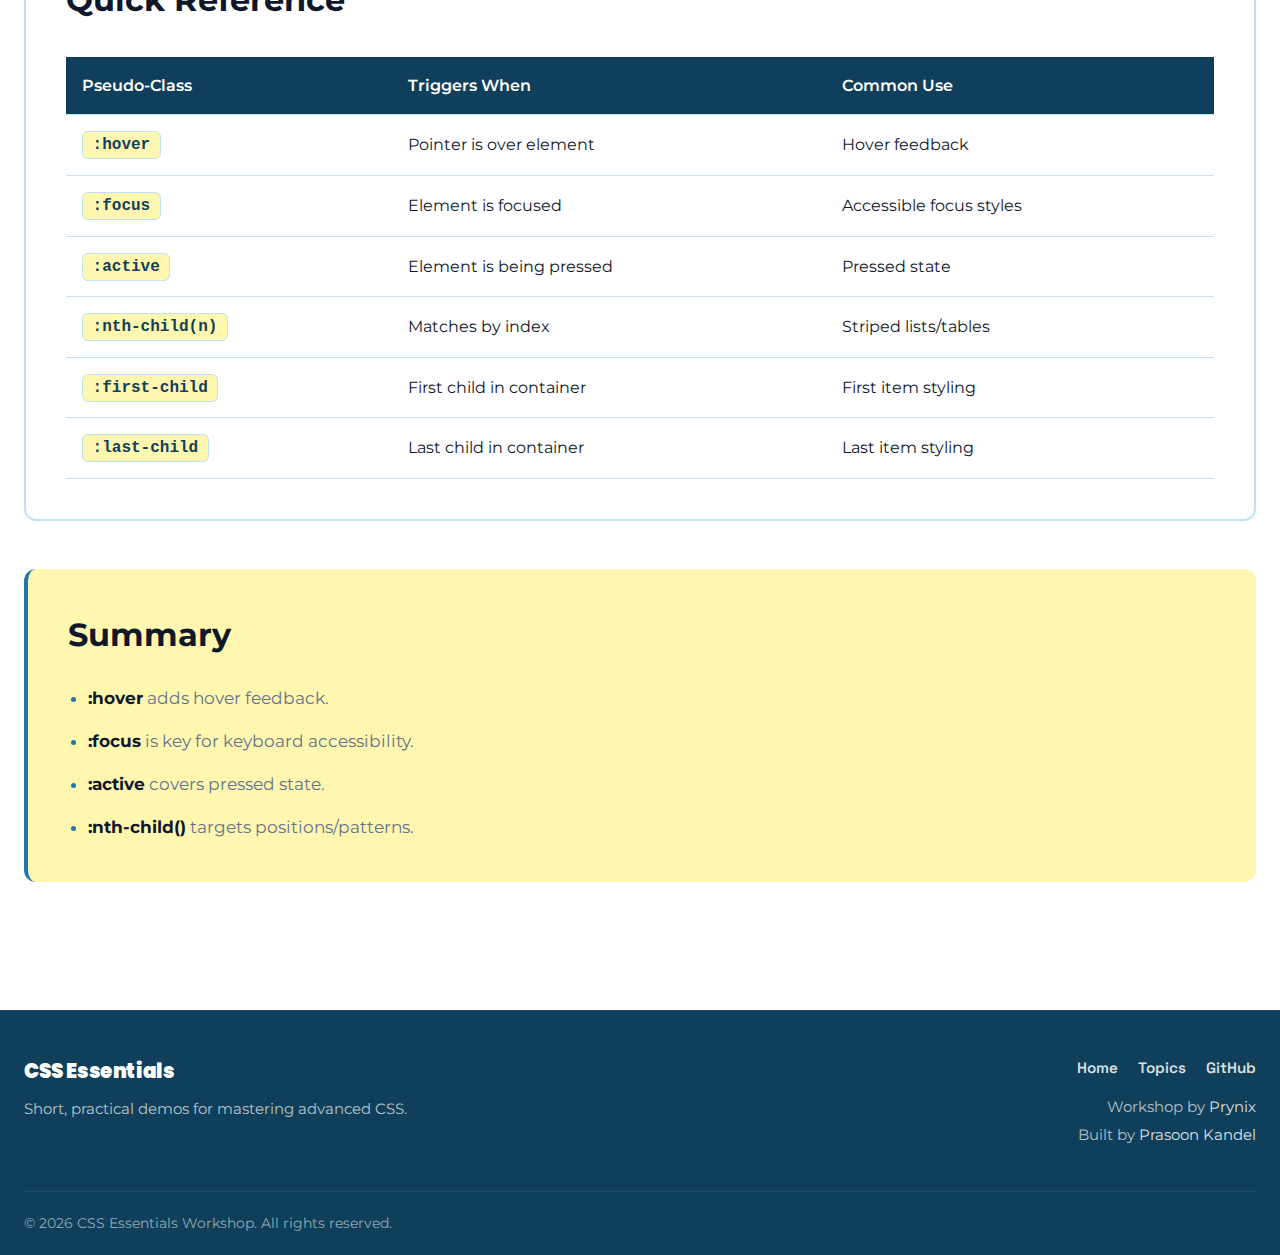
<file: pseudo-selectors/index.html>
<!doctype html>
<html lang="en">
  <head>
    <meta charset="UTF-8" />
    <meta name="viewport" content="width=device-width, initial-scale=1.0" />
    <title>Pseudo-Class Selectors - CSS Essentials</title>
    <link rel="icon" href="../favicon.png" />
    <link rel="shortcut icon" href="../favicon.png" />
    <link rel="preconnect" href="https://fonts.googleapis.com" />
    <link rel="preconnect" href="https://fonts.gstatic.com" crossorigin />
    <link
      href="https://fonts.googleapis.com/css2?family=Montserrat:wght@400;500;600;700&family=Space+Grotesk:wght@500;600;700&family=Poppins:wght@700;800;900&display=swap"
      rel="stylesheet"
    />
    <link rel="stylesheet" href="../css/root.css" />
    <link rel="stylesheet" href="../css/global.css" />
    <link rel="stylesheet" href="../css/page.css" />
  </head>
  <body class="ps-page">
    <nav class="navbar">
      <div class="container">
        <div class="nav-content">
          <a href="../" class="nav-logo">
            <img src="../prynix.png" alt="Prynix Logo" class="logo-img" />
            <span class="logo-title">CSS Essentials</span>
          </a>

          <button
            class="nav-toggle"
            type="button"
            aria-label="Open menu"
            aria-expanded="false"
            aria-controls="nav-links"
          >
            <svg
              class="nav-toggle-icon"
              width="22"
              height="22"
              viewBox="0 0 24 24"
              fill="none"
              stroke="currentColor"
              stroke-width="2.5"
              stroke-linecap="round"
            >
              <path d="M4 7h16M4 12h16M4 17h16" />
            </svg>
          </button>

          <div class="nav-links" id="nav-links">
            <a href="../">Home</a>
            <a href="../#about">About</a>
            <div class="nav-dropdown">
              <button
                type="button"
                class="nav-dropdown-toggle"
                aria-expanded="false"
                aria-controls="nav-dropdown-menu"
              >
                Workshop Topics <span class="nav-dropdown-caret">▾</span>
              </button>
              <div class="nav-dropdown-menu" id="nav-dropdown-menu">
                <a href="../#topics">All Topics</a>
                <a href="../pseudo-selectors/">Pseudo-Class Selectors</a>
                <a href="../layout-methods/">Layout Methods</a>
                <a href="../flexbox-mastery/">Flexbox Mastery</a>
                <a href="../css-grid/">CSS Grid Layouts</a>
                <a href="../animations/">Animations & Transitions</a>
                <a href="../css-variables/">CSS Variables</a>
                <a href="../advanced-selectors/">Advanced Selectors</a>
              </div>
            </div>
            <a
              href="https://github.com/prynixdevs/CSS-Essentials"
              target="_blank"
              rel="noopener noreferrer"
              class="nav-cta"
              >GitHub</a
            >
          </div>
        </div>
      </div>
    </nav>

    <header class="page-header">
      <div class="container">
        <a href="../" class="back-link">← Back to Home</a>
        <h1>Pseudo-Class Selectors</h1>
        <p>Style elements based on state (hover/focus/active) and position.</p>
      </div>
    </header>

    <main class="demo-page">
      <div class="container">
        <div class="page-nav-buttons">
          <a href="../index.html" class="page-nav-btn">← Previous: Home Page</a>
          <a href="../layout-methods/" class="page-nav-btn"
            >Next: Layout Methods →</a
          >
        </div>
        <div class="page-intro">
          <p>
            Pseudo-classes let you style elements based on user interaction and
            where an element sits in the DOM.
          </p>
          <div class="page-intro-links">
            <a class="pill" href="#hover">:hover</a>
            <a class="pill" href="#focus">:focus</a>
            <a class="pill" href="#active">:active</a>
            <a class="pill" href="#nth">:nth-child()</a>
            <a class="pill" href="#edges">:first-child/:last-child</a>
          </div>
        </div>

        <section class="demo-block ps-hover" id="hover">
          <div class="demo-content">
            <h2>:hover</h2>
            <p class="demo-description">
              Applies when the pointer is over an element.
            </p>
            <div class="code-block">
              <button
                class="copy-btn"
                onclick="copyCode(this)"
                aria-label="Copy code"
              >
                <svg
                  width="16"
                  height="16"
                  viewBox="0 0 24 24"
                  fill="none"
                  stroke="currentColor"
                  stroke-width="2"
                >
                  <rect x="9" y="9" width="13" height="13" rx="2" ry="2"></rect>
                  <path
                    d="M5 15H4a2 2 0 0 1-2-2V4a2 2 0 0 1 2-2h9a2 2 0 0 1 2 2v1"
                  ></path>
                </svg>
                Copy
              </button>
              <pre><code>/* Base Style */
.ps-page .demo-button {
  padding: 1rem 2rem;
  background: var(--primary);
  color: white;
  border: none;
  border-radius: 8px;
  cursor: pointer;
}

/* Pseudo Class */
.ps-hover .demo-button:hover {
  background: var(--primary-dark);
}
</code></pre>
            </div>
          </div>
          <div class="demo-visual">
            <h4>Try it</h4>
            <button class="demo-button" type="button">Hover me</button>
          </div>
        </section>

        <section class="demo-block ps-focus" id="focus">
          <div class="demo-content">
            <h2>:focus</h2>
            <p class="demo-description">
              Applies when an element is focused (keyboard/tab or click). Great
              for accessibility.
            </p>
            <div class="code-block">
              <button
                class="copy-btn"
                onclick="copyCode(this)"
                aria-label="Copy code"
              >
                <svg
                  width="16"
                  height="16"
                  viewBox="0 0 24 24"
                  fill="none"
                  stroke="currentColor"
                  stroke-width="2"
                >
                  <rect x="9" y="9" width="13" height="13" rx="2" ry="2"></rect>
                  <path
                    d="M5 15H4a2 2 0 0 1-2-2V4a2 2 0 0 1 2-2h9a2 2 0 0 1 2 2v1"
                  ></path>
                </svg>
                Copy
              </button>
              <pre><code>/* Base Style */
.ps-page .demo-input {
  width: 100%;
  max-width: 400px;
  padding: 0.875rem;
  font-size: 1rem;
  border: 2px solid var(--border);
  border-radius: 8px;
  font-family: "Montserrat", sans-serif;
}

/* Pseudo Class */
.ps-focus .demo-input:focus {
  border-color: var(--primary);
  outline: 3px solid var(--primary);
  outline-offset: 3px;
}
</code></pre>
            </div>
          </div>
          <div class="demo-visual">
            <h4>Try it</h4>
            <input
              class="demo-input"
              type="text"
              placeholder="Click or press Tab"
            />
          </div>
        </section>

        <section class="demo-block ps-active" id="active">
          <div class="demo-content">
            <h2>:active</h2>
            <p class="demo-description">
              Applies while you are pressing/clicking an element.
            </p>
            <div class="code-block">
              <button
                class="copy-btn"
                onclick="copyCode(this)"
                aria-label="Copy code"
              >
                <svg
                  width="16"
                  height="16"
                  viewBox="0 0 24 24"
                  fill="none"
                  stroke="currentColor"
                  stroke-width="2"
                >
                  <rect x="9" y="9" width="13" height="13" rx="2" ry="2"></rect>
                  <path
                    d="M5 15H4a2 2 0 0 1-2-2V4a2 2 0 0 1 2-2h9a2 2 0 0 1 2 2v1"
                  ></path>
                </svg>
                Copy
              </button>
              <pre><code>/* Base Style */
.ps-page .demo-button {
  padding: 1rem 2rem;
  background: var(--primary);
  color: white;
  border: none;
  border-radius: 8px;
  cursor: pointer;
}

/* Pseudo Class */
.ps-active .demo-button:active {
  transform: translateY(1px);
  background: var(--primary-dark);
}
</code></pre>
            </div>
          </div>
          <div class="demo-visual">
            <h4>Try it</h4>
            <button class="demo-button" type="button">Press and hold</button>
          </div>
        </section>

        <section class="demo-block ps-nth" id="nth">
          <div class="demo-content">
            <h2>:nth-child()</h2>
            <p class="demo-description">
              Targets elements by position. Example: style odd/even rows.
            </p>
            <div class="code-block">
              <button
                class="copy-btn"
                onclick="copyCode(this)"
                aria-label="Copy code"
              >
                <svg
                  width="16"
                  height="16"
                  viewBox="0 0 24 24"
                  fill="none"
                  stroke="currentColor"
                  stroke-width="2"
                >
                  <rect x="9" y="9" width="13" height="13" rx="2" ry="2"></rect>
                  <path
                    d="M5 15H4a2 2 0 0 1-2-2V4a2 2 0 0 1 2-2h9a2 2 0 0 1 2 2v1"
                  ></path>
                </svg>
                Copy
              </button>
              <pre><code>/* Base Style */
.demo-item {
  padding: 1rem;
  margin-bottom: 0.5rem;
  border-radius: 6px;
  font-weight: 600;
  text-align: center;
}

/* Pseudo Class */
.demo-item:nth-child(odd) {
  background: var(--primary);
  color: white;
}

.demo-item:nth-child(even) {
  background: var(--accent-2);
  color: var(--dark);
}
</code></pre>
            </div>
          </div>
          <div class="demo-visual">
            <h4>Try it</h4>
            <div class="nth-child-demo" role="list">
              <div class="demo-item" role="listitem">Item 1</div>
              <div class="demo-item" role="listitem">Item 2</div>
              <div class="demo-item" role="listitem">Item 3</div>
              <div class="demo-item" role="listitem">Item 4</div>
              <div class="demo-item" role="listitem">Item 5</div>
            </div>
          </div>
        </section>

        <section class="demo-block ps-edges" id="edges">
          <div class="demo-content">
            <h2>:first-child & :last-child</h2>
            <p class="demo-description">
              Style the first/last item differently (menus, lists, chips).
            </p>
            <div class="code-block">
              <button
                class="copy-btn"
                onclick="copyCode(this)"
                aria-label="Copy code"
              >
                <svg
                  width="16"
                  height="16"
                  viewBox="0 0 24 24"
                  fill="none"
                  stroke="currentColor"
                  stroke-width="2"
                >
                  <rect x="9" y="9" width="13" height="13" rx="2" ry="2"></rect>
                  <path
                    d="M5 15H4a2 2 0 0 1-2-2V4a2 2 0 0 1 2-2h9a2 2 0 0 1 2 2v1"
                  ></path>
                </svg>
                Copy
              </button>
              <pre><code>/* Base Style */
.list-item {
  padding: 1rem;
  background: #e0e0e0;
  color: var(--dark);
  margin-bottom: 8px;
  text-align: center;
  border-radius: 6px;
}

/* Pseudo Class */
.list-item:first-child {
  background: var(--primary);
  color: white;
}

.list-item:last-child {
  background: var(--accent-2);
  color: var(--dark);
}
</code></pre>
            </div>
          </div>
          <div class="demo-visual">
            <h4>Try it</h4>
            <div class="first-last-demo" role="list">
              <div class="list-item" role="listitem">First</div>
              <div class="list-item" role="listitem">Middle</div>
              <div class="list-item" role="listitem">Middle</div>
              <div class="list-item" role="listitem">Last</div>
            </div>
          </div>
        </section>

        <div class="comparison-table">
          <h3>Quick Reference</h3>
          <table>
            <thead>
              <tr>
                <th>Pseudo-Class</th>
                <th>Triggers When</th>
                <th>Common Use</th>
              </tr>
            </thead>
            <tbody>
              <tr>
                <td><code>:hover</code></td>
                <td>Pointer is over element</td>
                <td>Hover feedback</td>
              </tr>
              <tr>
                <td><code>:focus</code></td>
                <td>Element is focused</td>
                <td>Accessible focus styles</td>
              </tr>
              <tr>
                <td><code>:active</code></td>
                <td>Element is being pressed</td>
                <td>Pressed state</td>
              </tr>
              <tr>
                <td><code>:nth-child(n)</code></td>
                <td>Matches by index</td>
                <td>Striped lists/tables</td>
              </tr>
              <tr>
                <td><code>:first-child</code></td>
                <td>First child in container</td>
                <td>First item styling</td>
              </tr>
              <tr>
                <td><code>:last-child</code></td>
                <td>Last child in container</td>
                <td>Last item styling</td>
              </tr>
            </tbody>
          </table>
        </div>

        <div class="summary">
          <h3>Summary</h3>
          <ul>
            <li><strong>:hover</strong> adds hover feedback.</li>
            <li><strong>:focus</strong> is key for keyboard accessibility.</li>
            <li><strong>:active</strong> covers pressed state.</li>
            <li><strong>:nth-child()</strong> targets positions/patterns.</li>
          </ul>
        </div>

        <!-- Navigation buttons moved to top -->
      </div>
    </main>

    <footer class="footer">
      <div class="container">
        <div class="footer-inner">
          <div class="footer-brand">
            <div class="footer-name">CSS Essentials</div>
            <p class="footer-desc">
              Short, practical demos for mastering advanced CSS.
            </p>
          </div>

          <div class="footer-right">
            <ul class="footer-links">
              <li><a href="../">Home</a></li>
              <li><a href="../#topics">Topics</a></li>
              <li>
                <a
                  href="https://github.com/prynixdevs/CSS-Essentials"
                  target="_blank"
                  rel="noopener noreferrer"
                  >GitHub</a
                >
              </li>
            </ul>

            <div class="footer-credits">
              <span
                >Workshop by
                <a
                  href="https://github.com/prynixdevs"
                  target="_blank"
                  rel="noopener noreferrer"
                  >Prynix</a
                ></span
              >
              <span
                >Built by
                <a
                  href="https://github.com/prasoonkandel"
                  target="_blank"
                  rel="noopener noreferrer"
                  >Prasoon Kandel</a
                ></span
              >
            </div>
          </div>
        </div>

        <div class="footer-bottom">
          <p>© 2026 CSS Essentials Workshop. All rights reserved.</p>
        </div>
      </div>
    </footer>

    <script src="../script.js"></script>
  </body>
</html>
</file>
<file: css/root.css>
* {
  margin: 0;
  padding: 0;
  box-sizing: border-box;
}

* {
  -webkit-tap-highlight-color: transparent;
}

::selection {
  background: var(--primary);
  color: white;
}

::-moz-selection {
  background: var(--primary);
  color: white;
}

img {
  max-width: 100%;
  height: auto;
  display: block;
}

:root {
  /* Brand Colors */
  --primary: #1e78a8;
  --primary-dark: #145b7d;
  --primary-light: #2a9bc9;
  
  /* Accents */
  --accent: #fff7b0;
  --accent-2: #33a4de;
  
  /* Status Colors */
  --success: var(--accent-2);
  --danger: var(--primary-dark);
  
  /* Text & Backgrounds */
  --dark: #0f3f5a;
  --dark-alt: #0b3145;
  --bg: #ffffff;
  --bg-alt: #fff7b0;
  --bg-subtle: #fffdf7;
  
  /* Text */
  --text: #0f172a;
  --text-light: #64748b;
  --text-lighter: #94a3b8;
  
  /* Borders */
  --border: #bfe3f6;
  
  /* Shadows */
  --shadow-sm: 0 1px 2px rgba(0, 0, 0, 0.05);
  --shadow-md: 0 4px 6px rgba(0, 0, 0, 0.1);
  --shadow-lg: 0 10px 15px rgba(0, 0, 0, 0.1);
  --shadow-xl: 0 20px 25px rgba(0, 0, 0, 0.15);
  
  /* Transitions */
  --transition-fast: 0.15s ease;
  --transition-base: 0.3s cubic-bezier(0.4, 0, 0.2, 1);
  --transition-slow: 0.5s ease;
}

body {
  font-family: "Montserrat", sans-serif;
  line-height: 1.6;
  color: var(--text);
  background: var(--bg);
  -webkit-font-smoothing: antialiased;
  -moz-osx-font-smoothing: grayscale;
  transition: background-color var(--transition-base), color var(--transition-base);
}

a {
  color: var(--primary);
  text-decoration: none;
}

a:hover {
  color: var(--primary-dark);
}

a:visited {
  color: var(--primary);
}

.container {
  max-width: 1280px;
  margin: 0 auto;
  padding: 0 24px;
}

.section-title {
  font-size: clamp(2rem, 5vw, 3rem);
  text-align: center;
  margin-bottom: 4rem;
  font-weight: 700;
  color: var(--text);
  letter-spacing: -0.02em;
  font-family: "Space Grotesk", "Montserrat", sans-serif;
}

html {
  scroll-behavior: smooth;
}

@media (prefers-reduced-motion: reduce) {
  * {
    animation: none !important;
    transition: none !important;
  }

  html {
    scroll-behavior: auto;
  }
}

@media (max-width: 768px) {
  .container {
    padding: 0 16px;
  }
}
</file>
<file: css/global.css>
@media (max-width: 700px) {
  .summary {
    padding: 1.2rem;
    margin-top: 2rem;
  }
  .summary h3 {
    font-size: 1.3rem;
    margin-bottom: 1rem;
  }
  .summary ul {
    font-size: 1em;
    padding-left: 1em;
  }
  .footer-inner {
    flex-direction: column;
    gap: 1.2rem;
    padding: 1.5rem 0;
  }
  .footer-brand {
    min-width: 0;
  }
  .footer-right {
    align-items: flex-start;
    width: 100%;
  }
  .footer-links {
    justify-content: flex-start;
    gap: 0.5rem 1rem;
  }
  .footer-credits {
    text-align: left;
  }
}
.navbar {
  position: fixed;
  top: 0;
  left: 0;
  right: 0;
  background: white;
  border-bottom: 2px solid var(--border);
  z-index: 1000;
  padding: 0;
}

.nav-content {
  display: flex;
  align-items: center;
  justify-content: space-between;
  padding: 1rem 0;
}

.nav-toggle {
  display: none;
  align-items: center;
  justify-content: center;
  width: 44px;
  height: 44px;
  border-radius: 10px;
  border: 2px solid var(--border);
  background: white;
  cursor: pointer;
  color: var(--dark);
}

.nav-toggle-icon {
  width: 22px;
  height: 22px;
  display: block;
}

.nav-logo {
  text-decoration: none;
  display: flex;
  align-items: center;
  gap: 0.5rem;
}

.logo-text {
  font-size: 1.25rem;
  font-weight: 800;
  color: var(--text);
  font-family: "Poppins", "Space Grotesk", sans-serif;
  letter-spacing: -0.02em;
}

.logo-img {
  height: 60px;
  width: auto;
  display: block;
}

.logo-title {
  font-size: 1.4rem;
  font-weight: 800;
  color: var(--text);
  font-family: "Poppins", "Space Grotesk", sans-serif;
  letter-spacing: -0.02em;
  margin-left: 0.75rem;
}

.nav-links {
  display: flex;
  align-items: center;
  gap: 2rem;
}

.nav-links a {
  text-decoration: none;
  color: var(--text);
  font-weight: 600;
  font-size: 1rem;
  font-family: "Space Grotesk", "Montserrat", sans-serif;
}

.nav-links a[href*="about"] {
  color: #111 !important;
}
.nav-links a[href*="about"]:hover {
  color: #333 !important;
}

.nav-links a:hover {
  color: var(--primary);
}

.nav-links a:focus-visible,
.nav-dropdown-toggle:focus-visible,
.nav-toggle:focus-visible,
.nav-cta:focus-visible {
  outline: 3px solid var(--primary);
  outline-offset: 3px;
}

.nav-dropdown {
  position: relative;
}

.nav-dropdown-toggle {
  cursor: pointer;
  display: inline-flex;
  align-items: center;
  gap: 0.25rem;
  border: none;
  background: transparent;
  color: var(--text);
  font-weight: 600;
  font-size: 1rem;
  font-family: "Space Grotesk", "Montserrat", sans-serif;
  padding: 0;
}

.nav-dropdown-caret {
  font-size: 0.9em;
  line-height: 1;
}

.nav-dropdown-menu {
  position: absolute;
  top: 100%;
  left: 0;
  margin-top: 1rem;
  background: white;
  border: 2px solid var(--border);
  border-radius: 8px;
  min-width: 220px;
  opacity: 0;
  visibility: hidden;
  transform: translate3d(0, -10px, 0);
  transition:
    opacity 0.2s ease,
    transform 0.2s ease,
    visibility 0.2s;
  z-index: 100;
  will-change: opacity, transform;
}

.nav-dropdown.open .nav-dropdown-menu,
.nav-dropdown:focus-within .nav-dropdown-menu {
  opacity: 1;
  visibility: visible;
  transform: translate3d(0, 0, 0);
}

.nav-dropdown-menu a {
  display: block;
  padding: 0.875rem 1.25rem;
  color: var(--text);
  text-decoration: none;
  font-weight: 600;
  border-bottom: 1px solid var(--border);
}

.nav-dropdown-menu a:hover:not(.disabled-link) {
  background: var(--bg-alt);
}

.nav-dropdown-menu a:last-child {
  border-bottom: none;
}

.nav-dropdown-menu a:focus-visible:not(.disabled-link) {
  outline: 3px solid var(--primary);
  outline-offset: -3px;
}

.nav-dropdown-menu a.disabled-link {
  opacity: 0.5;
  cursor: not-allowed;
  color: var(--text-light);
}

.nav-dropdown-menu a.disabled-link:hover {
  background: transparent;
  padding-left: 1.25rem;
}

.nav-cta {
  background: var(--accent);
  color: var(--dark) !important;
  padding: 0.625rem 1.25rem;
  border-radius: 6px;
  font-weight: 700;
  border: 2px solid var(--dark);
  transition:
    background 0.2s,
    color 0.2s;
}

.nav-cta:hover {
  background: var(--dark);
  color: var(--accent) !important;
}

/* Theme Toggle Button */
.theme-toggle {
  display: inline-flex;
  align-items: center;
  justify-content: center;
  width: 44px;
  height: 44px;
  border-radius: 10px;
  background: var(--bg-alt);
  border: 2px solid var(--border);
  cursor: pointer;
  color: var(--text);
  transition: all 0.3s cubic-bezier(0.4, 0, 0.2, 1);
  font-size: 1.2rem;
  padding: 0;
  margin: 0 0.5rem;
}

.theme-toggle:hover {
  background: var(--primary);
  color: white;
  border-color: var(--primary);
  transform: scale(1.08);
  box-shadow: 0 4px 12px rgba(0, 0, 0, 0.15);
}

.theme-toggle:active {
  transform: scale(0.95);
}

.theme-toggle:focus-visible {
  outline: 3px solid var(--primary);
  outline-offset: 3px;
}

.theme-icon-light,
.theme-icon-dark {
  width: 20px;
  height: 20px;
  display: flex;
  align-items: center;
  justify-content: center;
}

body {
  padding-top: 70px;
}

a {
  color: var(--primary);
  text-decoration: none;
  transition: color 0.18s;
}

a:hover,
a:focus {
  color: var(--primary-dark);
  text-decoration: none;
}

a:visited {
  color: var(--primary);
  text-decoration: none;
}

/* Utility: white link for button-like anchors */
.a-btn,
.page-nav-btn,
.a-btn:visited,
.page-nav-btn:visited {
  color: #fff !important;
  text-decoration: none !important;
  box-shadow: 0 2px 8px rgba(0, 0, 0, 0.08);
  border-radius: 10px;
  transition:
    box-shadow 0.2s,
    transform 0.18s,
    background 0.18s;
}
.a-btn:hover,
.page-nav-btn:hover,
.a-btn:focus,
.page-nav-btn:focus {
  color: #fff !important;
  text-decoration: none !important;
  background: var(--primary-dark);
  box-shadow: 0 4px 16px rgba(0, 0, 0, 0.13);
  transform: scale(1.04);
}

/* Remove default blue color for all a inside .page-nav-buttons and .page-nav-btn */
.page-nav-buttons a,
.page-nav-btn {
  color: #fff !important;
  text-decoration: none !important;
}

@media (max-width: 768px) {
  .nav-content {
    padding: 0.75rem 0;
  }
  .nav-toggle {
    display: inline-flex;
  }
  .nav-links {
    position: fixed;
    top: 65px;
    left: 0;
    right: 0;
    background: white;
    border-bottom: 2px solid var(--border);
    padding: 1rem 16px;
    gap: 0.85rem;
    flex-direction: column;
    align-items: flex-start;
    transform: translate3d(0, -8px, 0);
    opacity: 0;
    visibility: hidden;
    pointer-events: none;
    transition:
      opacity 0.18s ease,
      transform 0.18s ease,
      visibility 0.18s;
  }
  .navbar.menu-open .nav-links {
    opacity: 1;
    visibility: visible;
    pointer-events: auto;
    transform: translate3d(0, 0, 0);
  }
  .nav-links a {
    font-size: 0.95rem;
  }
  .logo-img {
    height: 45px;
  }
  .logo-title {
    font-size: 1.1rem;
    margin-left: 0.5rem;
  }
  .nav-cta {
    padding: 0.6rem 1rem;
    font-size: 0.95rem;
  }
  body {
    padding-top: 65px;
  }
  .nav-dropdown {
    width: 100%;
  }
  .nav-dropdown-toggle {
    width: 100%;
    justify-content: space-between;
  }
  .nav-dropdown-menu {
    position: static;
    margin-top: 0.6rem;
    min-width: 0;
    width: 100%;
    box-shadow: none;
    opacity: 1;
    visibility: visible;
    transform: none;
    display: none;
  }
  .nav-dropdown.open .nav-dropdown-menu {
    display: block;
  }
}

.demo-button {
  position: relative;
  padding: 1rem 2rem;
  font-size: 1rem;
  font-weight: 700;
  background: var(--primary);
  color: white;
  border: 2px solid var(--primary);
  border-radius: 8px;
  cursor: pointer;
  font-family: "Space Grotesk", "Montserrat", sans-serif;
  overflow: hidden;
  z-index: 1;
}

.demo-button::before {
  content: "";
  position: absolute;
  top: 0;
  left: 0;
  width: 100%;
  height: 100%;
  background: var(--primary-dark);
  z-index: -1;
  transform: scaleX(0);
  transform-origin: right;
  transition: transform 0.25s ease;
}

.demo-button:hover::before {
  transform: scaleX(1);
  transform-origin: left;
}

.demo-button:hover {
  background: transparent;
}

.demo-input {
  width: 100%;
  max-width: 400px;
  padding: 0.875rem;
  font-size: 1rem;
  border: 2px solid var(--border);
  border-radius: 8px;
  transition: all 0.2s ease;
  font-family: "Montserrat", sans-serif;
}

.demo-input:focus {
  border-color: var(--primary);
  outline: none;
}

.nth-child-demo {
  width: 100%;
  max-width: 400px;
}

.demo-item {
  padding: 1rem;
  margin-bottom: 0.5rem;
  border-radius: 6px;
  font-weight: 600;
  text-align: center;
}

.demo-item:nth-child(odd) {
  background: var(--primary);
  color: white;
}

.demo-item:nth-child(even) {
  background: var(--accent-2);
  color: var(--dark);
}

.first-last-demo {
  width: 100%;
  max-width: 400px;
}

.list-item {
  padding: 1rem;
  background: #e0e0e0;
  color: var(--dark);
  margin-bottom: 8px;
  font-weight: 600;
  text-align: center;
  border-radius: 6px;
}

.list-item:last-child {
  margin-bottom: 0;
}

.list-item:first-child {
  background: var(--primary);
  color: white;
}

.list-item:last-child {
  background: var(--accent-2);
  color: var(--dark);
}

@media (max-width: 480px) {
  .demo-button {
    padding: 0.875rem 1.5rem;
    font-size: 0.95rem;
  }

  .demo-input {
    font-size: 0.95rem;
    padding: 0.75rem;
  }

  .demo-item,
  .list-item {
    padding: 0.875rem;
    font-size: 0.95rem;
  }
}

.comparison-table {
  margin-top: 3rem;
  background: var(--bg);
  padding: 2.5rem;
  border-radius: 12px;
  border: 2px solid var(--border);
}

.comparison-table h3 {
  font-size: 2rem;
  margin-bottom: 2rem;
  color: var(--text);
  font-weight: 700;
}

table {
  width: 100%;
  border-collapse: collapse;
}

thead {
  background: var(--dark);
  color: white;
}

th,
td {
  padding: 1rem;
  text-align: left;
  border-bottom: 1px solid var(--border);
}

th {
  font-weight: 600;
}

tbody tr {
  transition: background 0.2s;
}

tbody tr:hover {
  background: var(--bg-alt);
  color: var(--text);
}

tbody code {
  background: var(--bg-alt);
  color: var(--dark);
  padding: 0.25rem 0.6rem;
  border-radius: 6px;
  border: 1px solid var(--border);
  font-family: "Courier New", monospace;
  font-weight: 600;
}

.summary {
  margin-top: 3rem;
  padding: 2.5rem;
  background: var(--bg-alt);
  color: var(--text);
  border-radius: 12px;
  border-left: 4px solid var(--primary);
}

.summary h3 {
  font-size: 2rem;
  margin-bottom: 1.5rem;
  color: var(--text);
  font-weight: 700;
}

.summary ul {
  margin: 0;
  padding-left: 1.25rem;
  list-style-position: outside;
}

.summary li {
  margin: 0 0 0.9rem;
  font-size: 1.05rem;
  color: var(--text-light);
  line-height: 1.7;
}

.summary li:last-child {
  margin-bottom: 0;
}

.summary li::marker {
  color: var(--primary);
}

.summary strong {
  color: var(--text);
}

.footer {
  margin-top: 4rem;
  background: var(--dark);
  color: rgba(255, 255, 255, 0.78);
  border-top: 1px solid rgba(255, 255, 255, 0.08);
}

.footer a {
  color: rgba(255, 255, 255, 0.86);
  text-decoration: none;
  transition:
    color 0.2s,
    opacity 0.2s;
}

.footer a:hover {
  color: var(--accent);
}

.footer-inner {
  display: flex;
  align-items: flex-start;
  justify-content: space-between;
  gap: 2rem;
  padding: 2.75rem 0;
}

.footer-brand {
  min-width: 220px;
}

.footer-name {
  font-family: "Poppins", "Space Grotesk", sans-serif;
  color: white;
  font-weight: 900;
  letter-spacing: -0.02em;
  font-size: 1.25rem;
  margin-bottom: 0.6rem;
}

.footer-desc {
  margin: 0;
  max-width: 48ch;
  font-size: 0.95rem;
  line-height: 1.7;
  color: rgba(255, 255, 255, 0.7);
}

.footer-right {
  display: flex;
  flex-direction: column;
  gap: 1rem;
  align-items: flex-end;
}

.footer-links {
  list-style: none;
  padding: 0;
  margin: 0;
  display: flex;
  flex-wrap: wrap;
  gap: 0.6rem 1.25rem;
  justify-content: flex-end;
}

.footer-links a {
  font-weight: 600;
  font-family: "Space Grotesk", "Montserrat", sans-serif;
  font-size: 0.95rem;
}

.footer-credits {
  display: flex;
  flex-direction: column;
  gap: 0.25rem;
  font-size: 0.92rem;
  color: rgba(255, 255, 255, 0.68);
  text-align: right;
}

.footer-bottom {
  border-top: 1px solid rgba(255, 255, 255, 0.08);
  padding: 1.25rem 0;
  font-size: 0.9rem;
  color: rgba(255, 255, 255, 0.55);
}

.footer-bottom p {
  margin: 0;
}

@media (max-width: 768px) {
  .footer {
    margin-top: 3rem;
  }

  .footer-inner {
    padding: 2.25rem 0;
    flex-direction: column;
    align-items: flex-start;
  }

  .footer-right {
    align-items: flex-start;
  }

  .footer-links {
    justify-content: flex-start;
  }

  .footer-credits {
    text-align: left;
  }
}
</file>
<file: css/home.css>
.hero {
  padding: 8rem 0 6rem;
  background: var(--dark);
  color: white;
}

.hero-content {
  max-width: 700px;
}

.hero-label {
  font-size: 0.85rem;
  font-weight: 600;
  text-transform: uppercase;
  letter-spacing: 0.1em;
  color: var(--accent);
  margin-bottom: 1rem;
}

.hero-title {
  font-size: clamp(2.25rem, 5vw, 3.5rem);
  font-weight: 800;
  line-height: 1.15;
  margin-bottom: 1.5rem;
  font-family: "Poppins", "Space Grotesk", sans-serif;
}

.hero-desc {
  font-size: 1.15rem;
  line-height: 1.7;
  color: rgba(255, 255, 255, 0.75);
  margin-bottom: 2rem;
}

.hero-actions {
  display: flex;
  gap: 1rem;
  flex-wrap: wrap;
}

.btn-start {
  background: var(--primary);
  color: white !important;
  padding: 0.95rem 2rem;
  border-radius: 8px;
  font-weight: 700;
  text-decoration: none;
  font-size: 1rem;
  border: 2px solid var(--primary);
  transition: background 0.25s ease;
}

.btn-start:hover {
  background: var(--primary-dark);
  border-color: var(--primary-dark);
  color: white !important;
}

.btn-browse {
  color: white !important;
  padding: 0.95rem 1.75rem;
  text-decoration: none;
  font-weight: 600;
  font-size: 1rem;
  border: 2px solid white;
  border-radius: 8px;
  transition: background 0.25s ease;
}

.btn-browse:hover {
  background: white;
  color: var(--dark) !important;
}

.introduction {
  padding: 6rem 0;
  background: var(--bg);
}

.intro-content {
  max-width: 700px;
  margin: 0 auto;
  text-align: justify;
}

.intro-content p {
  font-size: 1.1rem;
  line-height: 1.8;
  margin-bottom: 1.25rem;
  color: var(--text-light);
}

.intro-content p:last-child {
  margin-bottom: 0;
}

.topics {
  padding: 6rem 0;
  background: var(--bg-alt);
  color: var(--text);
}

.topics-grid {
  display: grid;
  grid-template-columns: repeat(auto-fit, minmax(320px, 1fr));
  gap: 2rem;
}

.topic-card {
  background: var(--bg);
  padding: 2.5rem;
  border-radius: 12px;
  text-decoration: none;
  color: var(--text);
  transition: all 0.3s cubic-bezier(0.4, 0, 0.2, 1);
  border: 3px solid var(--border);
  position: relative;
  overflow: hidden;
  will-change: transform;
}

.topic-card::before {
  content: "";
  position: absolute;
  top: 0;
  left: 0;
  width: 100%;
  height: 4px;
  background: var(--primary);
  transform: scaleX(0);
  transform-origin: left;
  transition: transform 0.3s cubic-bezier(0.4, 0, 0.2, 1);
}

.topic-card:hover::before {
  transform: scaleX(1);
}

.topic-card:hover {
  border-color: var(--primary);
  transform: translateY(-4px);
}

.topic-card.disabled {
  opacity: 0.6;
  cursor: not-allowed;
  pointer-events: none;
}

.topic-card.disabled::before {
  display: none;
}

.topic-card h3 {
  font-size: 1.5rem;
  margin-bottom: 0.75rem;
  color: var(--text);
  font-weight: 700;
  font-family: "Space Grotesk", "Montserrat", sans-serif;
  transition: color 0.3s;
}

.topic-card:hover h3 {
  color: var(--primary);
}

.topic-card p {
  color: var(--text-light);
  margin-bottom: 1.5rem;
  font-size: 1rem;
  line-height: 1.6;
}

.badge {
  display: inline-block;
  padding: 0.5rem 1rem;
  background: var(--primary);
  color: white;
  border-radius: 6px;
  font-size: 0.85rem;
  font-weight: 600;
  text-transform: uppercase;
  letter-spacing: 0.05em;
}

.badge.soon {
  background: var(--text-light);
}

@media (max-width: 768px) {
  .hero {
    padding: 6rem 0 4rem;
  }

  .hero-actions {
    flex-direction: column;
  }

  .btn-start,
  .btn-browse {
    text-align: center;
  }

  .introduction,
  .topics {
    padding: 3rem 0;
  }

  .project-card {
    max-width: 100%;
  }

  .section-title {
    margin-bottom: 2rem;
  }

  .topics-grid {
    grid-template-columns: 1fr;
    gap: 1.5rem;
  }

  .topic-card {
    padding: 2rem;
  }

  .topic-card h3 {
    font-size: 1.35rem;
  }
}

@media (max-width: 480px) {
  .hero {
    padding: 5rem 0 3rem;
  }

  .introduction,
  .topics {
    padding: 2rem 0;
  }

  .topic-card {
    padding: 1.5rem;
  }

  .intro-content p {
    font-size: 1rem;
  }
}
</file>
<file: css/page.css>
@media (max-width: 700px) {
  .demo-block {
    padding: 1rem;
    margin-bottom: 1.5rem;
  }
  .demo-content h2 {
    font-size: 1.2rem;
    margin-bottom: 0.7rem;
  }
  .demo-description {
    font-size: 1em;
  }
  .demo-visual {
    padding: 1rem;
    gap: 0.5rem;
  }
}
.page-header {
  background: var(--dark);
  color: white;
  padding: 3rem 0;
}

.page-header h1 {
  font-size: clamp(2rem, 5vw, 3rem);
  margin-bottom: 0.75rem;
  font-weight: 800;
  letter-spacing: -0.02em;
}

.page-header p {
  font-size: 1.2rem;
  opacity: 1;
}

.back-link {
  display: inline-block;
  color: white;
  text-decoration: none;
  margin-bottom: 1.5rem;
  opacity: 1;
  transition: none;
  font-weight: 500;
}

.back-link:hover {
  text-decoration: underline;
}

.demo-page {
  padding: 4rem 0;
}

.page-intro {
  background: var(--bg);
  border: 2px solid var(--border);
  border-radius: 12px;
  padding: 1.5rem;
  margin-bottom: 2rem;
}

.page-intro p {
  margin: 0 0 1rem;
  color: var(--text-light);
  font-size: 1.05rem;
  line-height: 1.7;
}

.page-intro-links {
  display: flex;
  flex-wrap: wrap;
  gap: 0.6rem;
}

.pill {
  display: inline-flex;
  align-items: center;
  gap: 0.25rem;
  padding: 0.45rem 0.75rem;
  border-radius: 999px;
  border: 1px solid var(--border);
  background: var(--bg-alt);
  color: var(--text);
  font-weight: 700;
  text-decoration: none;
  font-family: "Space Grotesk", "Montserrat", sans-serif;
  font-size: 0.92rem;
}

.pill:hover {
  color: var(--primary);
  border-color: var(--primary);
}

.ps-page .demo-button {
  position: relative;
  overflow: visible;
}

.ps-page .demo-button::before {
  display: none;
}

.ps-page .demo-button:hover,
.ps-page .demo-button:active {
  background: var(--primary);
}

.ps-page .list-item:hover {
  transform: none;
}

.ps-page .ps-hover .demo-button:hover {
  background: var(--primary-dark);
}

.ps-page .ps-active .demo-button:active {
  transform: translateY(2px);
  background: var(--primary-dark);
}

.ps-page .ps-focus .demo-input:focus {
  border-color: var(--primary);
  outline: 3px solid var(--primary);
  outline-offset: 3px;
}

.demo-block {
  background: var(--bg);
  border-radius: 12px;
  padding: 2.25rem;
  margin-bottom: 3rem;
  border: 2px solid var(--border);
  border-left: 6px solid var(--primary);
  box-shadow: none;
  content-visibility: auto;
  contain-intrinsic-size: 600px;
}

.demo-content h2 {
  font-size: 2rem;
  margin-bottom: 1rem;
  color: var(--text);
  font-weight: 700;
}

.demo-description {
  margin-bottom: 1.5rem;
  font-size: 1.1rem;
  color: var(--text-light);
  line-height: 1.7;
}

.demo-description code {
  background: var(--bg-alt);
  padding: 0.25rem 0.6rem;
  border-radius: 6px;
  font-family: "Courier New", monospace;
  color: var(--accent);
  font-weight: 600;
  font-size: 0.95rem;
}

.code-block {
  background: var(--dark);
  color: white;
  padding: 1.25rem;
  border-radius: 8px;
  overflow-x: auto;
  margin-bottom: 2rem;
  position: relative;
}

.code-block pre {
  margin: 0;
}

.copy-btn {
  position: absolute;
  top: 1rem;
  right: 1rem;
  background: var(--dark-alt);
  color: white;
  border: 1px solid var(--primary);
  padding: 0.5rem 0.75rem;
  border-radius: 6px;
  cursor: pointer;
  font-size: 0.85rem;
  font-weight: 500;
  display: flex;
  align-items: center;
  gap: 0.4rem;
  transition:
    background 0.2s,
    border-color 0.2s;
}

.copy-btn:hover {
  background: var(--dark-alt);
}

.copy-btn.copied {
  background: var(--accent);
  border-color: var(--accent);
  color: var(--dark);
}

.copy-btn svg {
  width: 14px;
  height: 14px;
}

.code-block code {
  font-family: "Courier New", monospace;
  font-size: 0.95rem;
  line-height: 1.6;
}

.demo-visual {
  margin-top: 2rem;
  padding: 2rem;
  background: var(--bg-alt);
  border-radius: 8px;
  display: flex;
  flex-direction: column;
  align-items: center;
  gap: 1rem;
}

.demo-visual h4 {
  font-size: 1.1rem;
  font-weight: 600;
  color: var(--text);
  margin-bottom: 0.5rem;
}

.demo-button:hover {
  box-shadow: none;
  transform: none;
}

.page-nav-buttons {
  display: flex;
  justify-content: space-between;
  align-items: center;
  gap: 1.5rem;
  margin: 2.5rem 0 2.5rem 0;
  min-height: 56px;
}

.page-nav-btn {
  display: inline-flex;
  align-items: center;
  gap: 0.5rem;
  background: var(--primary);
  color: #fff;
  border: none;
  border-radius: 8px;
  padding: 0.7rem 1.6rem;
  font-size: 1.05rem;
  font-weight: 700;
  font-family: "Space Grotesk", "Montserrat", sans-serif;
  cursor: pointer;
  box-shadow: 0 2px 8px rgba(30, 120, 168, 0.07);
  transition:
    background 0.18s,
    color 0.18s,
    box-shadow 0.18s;
  text-decoration: none;
  min-width: 210px;
}

.page-nav-btn:hover,
.page-nav-btn:focus {
  background: var(--primary-dark);
  color: #fff;
  text-decoration: none;
  box-shadow: 0 4px 16px rgba(30, 120, 168, 0.13);
}

.page-nav-btn:active {
  background: var(--primary-dark);
}

@media (max-width: 768px) {
  .demo-block {
    padding: 1.75rem;
  }

  .demo-content h2 {
    font-size: 1.5rem;
  }

  .page-nav-buttons {
    flex-direction: column;
    gap: 1rem;
    align-items: stretch;
  }

  .page-nav-btn {
    min-width: 0;
    width: 100%;
    justify-content: center;
  }
}
</file>
<file: css/advanced-selectors.css>
/* Advanced Selectors Styles */

.adv-sel-page {
  /* Custom variables for this page */
}

/* Combinators Demo */
.comb-demo {
  display: flex;
  flex-direction: column;
  gap: 2rem;
  padding: 2rem;
  background: var(--bg-alt);
  color: var(--text);
  border-radius: 8px;
}

.comb-container {
  padding: 1.5rem;
  background: white;
  border-left: 4px solid var(--primary);
  border-radius: 6px;
}

.comb-container p {
  margin: 0.5rem 0;
  color: blue;
  font-weight: 600;
}

.comb-container-child {
  padding: 1.5rem;
  background: white;
  border-left: 4px solid var(--primary);
  border-radius: 6px;
}

.comb-container-child > p {
  margin: 0.5rem 0;
  color: red;
  font-weight: 600;
}

.comb-container-child > div > p {
  color: var(--text);
}

/* Attribute Selectors Demo */
.attr-demo {
  display: flex;
  flex-direction: column;
  gap: 1rem;
  padding: 2rem;
  background: var(--bg-alt);
  color: var(--text);
  border-radius: 8px;
}

.attr-demo input[type="text"],
.attr-demo input[type="password"] {
  padding: 0.75rem;
  border: 2px solid var(--border);
  border-radius: 6px;
  font-size: 1rem;
  font-family: "Montserrat", sans-serif;
}

.attr-demo input[type="text"] {
  border-color: blue;
  background: #e3f2fd;
}

.attr-demo input[type="password"] {
  border-color: var(--border);
}

.attr-demo a {
  padding: 0.75rem;
  border-radius: 6px;
  text-decoration: none;
  font-weight: 600;
  display: inline-block;
}

.attr-demo a[href^="https"] {
  color: green;
  background: #e8f5e9;
}

.attr-demo a[href$=".pdf"]::after {
  content: " 📄";
}

.attr-demo button[disabled] {
  opacity: 0.5;
}

.attr-demo button:not([disabled]) {
  padding: 0.75rem 1.5rem;
  background: var(--primary);
  color: white;
  border: none;
  border-radius: 6px;
  font-weight: 600;
  cursor: pointer;
  transition: background 0.2s ease;
}

.attr-demo button:not([disabled]):hover {
  background: var(--primary-dark);
}

/* Pseudo-Elements Demo */
.pseudo-demo {
  display: flex;
  flex-direction: column;
  gap: 1.5rem;
  padding: 2rem;
  background: var(--bg-alt);
  color: var(--text);
  border-radius: 8px;
}

.pseudo-icon::before {
  content: "→ ";
  color: var(--primary);
  font-weight: bold;
  font-size: 1.2em;
}

.pseudo-icon {
  padding: 1rem;
  background: white;
  border-radius: 6px;
  font-weight: 600;
}

.pseudo-note::after {
  content: " [Note]";
  color: var(--text-light);
  font-size: 0.9rem;
  font-weight: normal;
}

.pseudo-note {
  padding: 1rem;
  background: white;
  border-left: 4px solid var(--accent-2);
  border-radius: 6px;
}

.pseudo-first-letter::first-letter {
  font-size: 2.5em;
  font-weight: bold;
  color: var(--primary);
  float: left;
  line-height: 1;
  padding-right: 0.5rem;
}

.pseudo-first-letter {
  padding: 1rem;
  background: white;
  border-radius: 6px;
  text-align: justify;
}

.pseudo-first-line::first-line {
  font-weight: bold;
  text-transform: uppercase;
  letter-spacing: 0.05em;
}

.pseudo-first-line {
  padding: 1rem;
  background: white;
  border-radius: 6px;
  line-height: 1.8;
}

/* Specificity Demo */
.spec-demo {
  display: flex;
  flex-direction: column;
  gap: 1rem;
  padding: 2rem;
  background: var(--bg-alt);
  color: var(--text);
  border-radius: 8px;
}

.spec-demo p {
  padding: 1rem;
  border-radius: 6px;
  margin: 0;
  font-weight: 600;
}

.spec-element {
  background: var(--bg);
  border: 2px solid var(--primary);
  color: var(--text);
}

.spec-class {
  background: #e3f2fd;
  color: var(--primary);
  border: 2px solid var(--primary);
}

#spec-id {
  background: var(--primary);
  color: white;
  border: 2px solid var(--primary-dark);
}

.spec-combined-chain {
  background: var(--accent-2);
  color: var(--primary);
}

/* Quick Links */
.quick-links {
  display: flex;
  gap: 0.5rem;
  flex-wrap: wrap;
  margin-top: 1.5rem;
}

.pill {
  display: inline-block;
  padding: 0.5rem 1rem;
  background: var(--primary);
  color: white;
  border-radius: 20px;
  text-decoration: none;
  font-size: 0.9rem;
  font-weight: 600;
  transition: all 0.2s ease;
  cursor: pointer;
}

.pill:hover {
  background: var(--primary-dark);
  transform: translateY(-2px);
}

@media (max-width: 768px) {
  .comb-demo,
  .attr-demo,
  .pseudo-demo,
  .spec-demo {
    padding: 1.5rem 1rem;
  }

  .attr-demo a,
  .attr-demo input {
    font-size: 0.95rem;
  }

  .pseudo-first-letter::first-letter {
    font-size: 2em;
  }
}
</file>
<file: css/animations.css>
/* Animations & Transitions Styles */

.anim-page {
  /* Custom variables for this page */
}

/* Transitions Demo */
.transition-demo {
  width: 100px;
  height: 100px;
  background: var(--primary);
  border-radius: 8px;
  cursor: pointer;
  transition: all 0.3s ease;
}

.transition-demo:hover {
  width: 200px;
  background: var(--accent-2);
  transform: rotate(5deg);
}

/* Timing Functions Demo */
.timing-demo-controls {
  display: flex;
  gap: 1rem;
  flex-wrap: wrap;
  margin-bottom: 1.5rem;
}

.timing-demo-controls label {
  display: flex;
  align-items: center;
  gap: 0.5rem;
  cursor: pointer;
  font-weight: 500;
}

.timing-demo-controls input[type="radio"] {
  cursor: pointer;
}

.timing-demo-btn {
  padding: 0.75rem 1.5rem;
  background: var(--primary);
  color: white;
  border: none;
  border-radius: 6px;
  font-weight: 600;
  cursor: pointer;
  margin-bottom: 1rem;
  transition: background 0.2s ease;
}

.timing-demo-btn:hover {
  background: var(--primary-dark);
}

.timing-demo {
  width: 60px;
  height: 60px;
  background: var(--primary);
  border-radius: 8px;
  margin-top: 1rem;
  animation: timingSlide 1s ease forwards;
}

@keyframes timingSlide {
  from {
    transform: translateX(0);
  }
  to {
    transform: translateX(300px);
  }
}

/* Keyframe Animations */
.keyframe-demos {
  display: flex;
  gap: 2rem;
  justify-content: center;
  align-items: flex-end;
  padding: 3rem 1rem;
  background: var(--bg-alt);
  color: var(--text);
  border-radius: 8px;
  min-height: 250px;
}

.bounce-demo {
  width: 60px;
  height: 60px;
  background: var(--primary);
  border-radius: 8px;
  animation: bounce 1s ease-in-out infinite;
}

.spin-demo {
  width: 60px;
  height: 60px;
  background: var(--accent-2);
  border-radius: 8px;
  animation: spin 2s linear infinite;
}

.pulse-demo {
  width: 60px;
  height: 60px;
  background: var(--primary);
  border-radius: 50%;
  animation: pulse 1.5s ease-in-out infinite;
}

@keyframes bounce {
  0%, 100% {
    transform: translateY(0);
  }
  50% {
    transform: translateY(-50px);
  }
}

@keyframes spin {
  from {
    transform: rotate(0deg);
  }
  to {
    transform: rotate(360deg);
  }
}

@keyframes pulse {
  0%, 100% {
    opacity: 1;
    transform: scale(1);
  }
  50% {
    opacity: 0.6;
    transform: scale(0.8);
  }
}

/* Performance Demo */
.performance-demos {
  display: flex;
  gap: 3rem;
  padding: 2rem;
  background: var(--bg-alt);
  color: var(--text);
  border-radius: 8px;
  justify-content: center;
  flex-wrap: wrap;
}

.perf-good,
.perf-bad {
  text-align: center;
}

.perf-good p,
.perf-bad p {
  margin-top: 1rem;
  font-weight: 600;
  color: var(--text);
}

.perf-box {
  width: 80px;
  height: 80px;
  background: var(--primary);
  border-radius: 8px;
  margin: 0 auto;
  cursor: pointer;
  transition: transform 0.4s ease;
}

.perf-good:hover .perf-box {
  transform: scale(1.5) rotateY(180deg);
}

.perf-box-bad {
  width: 80px;
  height: 80px;
  background: var(--primary);
  border-radius: 8px;
  margin: 0 auto;
  cursor: pointer;
  transition: width 0.4s ease, height 0.4s ease;
}

.perf-bad:hover .perf-box-bad {
  width: 120px;
  height: 120px;
}

/* Quick Links */
.quick-links {
  display: flex;
  gap: 0.5rem;
  flex-wrap: wrap;
  margin-top: 1.5rem;
}

.pill {
  display: inline-block;
  padding: 0.5rem 1rem;
  background: var(--primary);
  color: white;
  border-radius: 20px;
  text-decoration: none;
  font-size: 0.9rem;
  font-weight: 600;
  transition: all 0.2s ease;
  cursor: pointer;
}

.pill:hover {
  background: var(--primary-dark);
  transform: translateY(-2px);
}

@media (max-width: 768px) {
  .timing-demo {
    animation: timingSlide 1s ease forwards;
  }

  @keyframes timingSlide {
    from {
      transform: translateX(0);
    }
    to {
      transform: translateX(150px);
    }
  }

  .keyframe-demos {
    gap: 1rem;
    min-height: 200px;
  }

  .performance-demos {
    gap: 1.5rem;
  }
}
</file>
<file: css/css-grid.css>
/* CSS Grid Styles */

.grid-page {
  /* Custom variables for this page */
}

.grid-demo-basic {
  display: grid;
  grid-template-columns: repeat(3, 1fr);
  gap: 1rem;
  padding: 2rem;
  background: var(--bg-alt);
  color: var(--text);
  border-radius: 8px;
}

.grid-item {
  display: flex;
  align-items: center;
  justify-content: center;
  aspect-ratio: 1;
  background: var(--primary);
  color: white;
  font-weight: 600;
  font-size: 1.2rem;
  border-radius: 8px;
  transition: transform 0.2s ease;
}

.grid-item:hover {
  transform: scale(1.05);
}

.grid-item-large {
  grid-column: span 2;
  grid-row: span 2;
}

.grid-demo-cols {
  display: grid;
  grid-template-columns: repeat(3, 1fr);
  gap: 1rem;
  padding: 2rem;
  background: var(--bg-alt);
  color: var(--text);
  border-radius: 8px;
  transition: grid-template-columns 0.3s ease;
}

.grid-demo-controls {
  display: flex;
  gap: 0.5rem;
  flex-wrap: wrap;
  margin-bottom: 1.5rem;
}

.control-btn {
  padding: 0.5rem 1rem;
  background: var(--border);
  border: 2px solid var(--primary);
  color: var(--primary);
  border-radius: 6px;
  cursor: pointer;
  font-weight: 600;
  font-size: 0.9rem;
  transition: all 0.2s ease;
}

.control-btn:hover {
  background: var(--primary);
  color: white;
}

.control-btn.active {
  background: var(--primary);
  color: white;
}

.grid-demo-gap {
  display: grid;
  grid-template-columns: repeat(3, 1fr);
  gap: 2rem;
  padding: 2rem;
  background: var(--bg-alt);
  color: var(--text);
  border-radius: 8px;
}

.grid-demo-placement {
  display: grid;
  grid-template-columns: repeat(3, 1fr);
  gap: 1rem;
  padding: 2rem;
  background: var(--bg-alt);
  color: var(--text);
  border-radius: 8px;
}

.grid-demo-areas {
  display: grid;
  grid-template-areas:
    "header header"
    "sidebar main"
    "footer footer";
  grid-template-columns: 250px 1fr;
  gap: 1rem;
  padding: 2rem;
  background: var(--bg-alt);
  color: var(--text);
  border-radius: 8px;
  min-height: 300px;
}

.grid-area-header {
  grid-area: header;
  display: flex;
  align-items: center;
  justify-content: center;
  background: var(--primary);
  color: white;
  font-weight: 600;
  padding: 1.5rem;
  border-radius: 6px;
}

.grid-area-sidebar {
  grid-area: sidebar;
  display: flex;
  align-items: center;
  justify-content: center;
  background: var(--accent-2);
  color: white;
  font-weight: 600;
  padding: 1.5rem;
  border-radius: 6px;
}

.grid-area-main {
  grid-area: main;
  display: flex;
  align-items: center;
  justify-content: center;
  background: var(--primary);
  color: white;
  font-weight: 600;
  padding: 1.5rem;
  border-radius: 6px;
}

.grid-area-footer {
  grid-area: footer;
  display: flex;
  align-items: center;
  justify-content: center;
  background: var(--dark-alt);
  color: white;
  font-weight: 600;
  padding: 1.5rem;
  border-radius: 6px;
}

@media (max-width: 768px) {
  .grid-demo-areas {
    grid-template-areas:
      "header"
      "sidebar"
      "main"
      "footer";
    grid-template-columns: 1fr;
  }

  .grid-demo-basic,
  .grid-demo-cols,
  .grid-demo-gap,
  .grid-demo-placement {
    grid-template-columns: 1fr;
  }

  .grid-item,
  .grid-item-large {
    aspect-ratio: auto;
    min-height: 80px;
    grid-column: span 1;
    grid-row: span 1;
  }

  .control-btn {
    font-size: 0.8rem;
    padding: 0.4rem 0.8rem;
  }
}
</file>
<file: css/variables.css>
/* CSS Variables Styles */

.vars-page {
  /* Custom variables for this page */
}

/* Declaration Demo */
.vars-demo-declaration {
  display: flex;
  gap: 1.5rem;
  flex-wrap: wrap;
  padding: 2rem;
  background: var(--bg-alt);
  color: var(--text);
  border-radius: 8px;
}

.vars-box {
  flex: 1;
  min-width: 150px;
  padding: 2rem;
  background: var(--primary);
  color: white;
  border-radius: 8px;
  text-align: center;
  font-weight: 600;
  transition: transform 0.2s ease;
}

.vars-box:hover {
  transform: translateY(-4px);
}

.vars-dark {
  background: var(--primary-dark);
}

.vars-accent {
  background: var(--accent-2);
}

/* Usage Demo */
.vars-demo-usage {
  padding: 2rem;
  background: var(--bg-alt);
  color: var(--text);
  border-radius: 8px;
  display: flex;
  flex-direction: column;
  gap: 1.5rem;
}

.vars-button {
  padding: 1rem 2rem;
  background: var(--primary);
  color: white;
  border: none;
  border-radius: 8px;
  font-weight: 600;
  cursor: pointer;
  transition: all 0.3s ease;
  align-self: flex-start;
}

.vars-button:hover {
  background: var(--primary-dark);
  transform: scale(1.05);
}

.vars-card {
  padding: 1.5rem;
  background: white;
  border: 2px solid var(--border);
  border-radius: 8px;
  border-left: 4px solid var(--primary);
}

.vars-card h4 {
  margin-top: 0;
  color: var(--primary);
}

.vars-card p {
  margin: 0.5rem 0 0 0;
  color: var(--text-light);
}

/* Scoping Demo */
.vars-demo-scope-parent {
  padding: 2rem;
  background: var(--bg-alt);
  color: var(--text);
  border-radius: 8px;
  --scope-color: var(--primary);
}

.vars-demo-scope-box {
  padding: 2rem;
  background: var(--scope-color);
  color: white;
  text-align: center;
  border-radius: 8px;
  font-weight: 600;
  margin-bottom: 1rem;
}

.vars-demo-scope-child {
  padding: 2rem;
  background: var(--scope-color);
  color: white;
  text-align: center;
  border-radius: 8px;
  font-weight: 600;
  --scope-color: var(--accent-2);
}

/* Fallback Demo */
.vars-demo-fallback {
  display: flex;
  gap: 1rem;
  flex-wrap: wrap;
  padding: 2rem;
  background: var(--bg-alt);
  color: var(--text);
  border-radius: 8px;
}

.vars-fallback-defined {
  flex: 1;
  min-width: 150px;
  padding: 2rem;
  background: var(--defined-var, blue);
  color: white;
  text-align: center;
  border-radius: 8px;
  font-weight: 600;
}

.vars-fallback-undefined {
  flex: 1;
  min-width: 150px;
  padding: 2rem;
  background: var(--undefined-var, red);
  color: white;
  text-align: center;
  border-radius: 8px;
  font-weight: 600;
}

/* JavaScript Demo */
.vars-demo-js-controls {
  display: flex;
  gap: 0.5rem;
  flex-wrap: wrap;
  margin-bottom: 1.5rem;
}

.vars-js-btn {
  padding: 0.75rem 1.5rem;
  border: none;
  border-radius: 6px;
  font-weight: 600;
  cursor: pointer;
  transition: all 0.2s ease;
  color: white;
}

.vars-js-btn[data-color="#1e78a8"] {
  background: #1e78a8;
}

.vars-js-btn[data-color="#d97706"] {
  background: #d97706;
}

.vars-js-btn[data-color="#ec4899"] {
  background: #ec4899;
}

.vars-js-btn[data-color="#10b981"] {
  background: #10b981;
}

.vars-js-btn:hover {
  opacity: 0.9;
  transform: scale(1.05);
}

.vars-js-demo {
  --demo-primary: #1e78a8;
  width: 100%;
  padding: 3rem;
  background: var(--demo-primary);
  border-radius: 8px;
  text-align: center;
  color: white;
  font-weight: 600;
  font-size: 1.2rem;
  transition: background 0.3s ease;
}

/* Quick Links */
.quick-links {
  display: flex;
  gap: 0.5rem;
  flex-wrap: wrap;
  margin-top: 1.5rem;
}

.pill {
  display: inline-block;
  padding: 0.5rem 1rem;
  background: var(--primary);
  color: white;
  border-radius: 20px;
  text-decoration: none;
  font-size: 0.9rem;
  font-weight: 600;
  transition: all 0.2s ease;
  cursor: pointer;
}

.pill:hover {
  background: var(--primary-dark);
  transform: translateY(-2px);
}

@media (max-width: 768px) {
  .vars-demo-declaration,
  .vars-demo-fallback {
    flex-direction: column;
  }

  .vars-box,
  .vars-fallback-defined,
  .vars-fallback-undefined {
    min-width: 100%;
  }

  .vars-js-demo {
    padding: 2rem 1rem;
  }
}
</file>
<file: css/flexbox-mastery.css>
/* Flexbox Mastery Styles */

.fm-page {
  /* Custom variables for this page */
}

.flex-direction-demo {
  display: flex;
  gap: 1rem;
  padding: 2rem;
  background: var(--bg-alt);
  color: var(--text);
  border-radius: 8px;
  min-height: 150px;
}

.flex-direction-demo.flex-item-row {
  flex-direction: row;
}

.flex-direction-demo.flex-item-column {
  flex-direction: column;
}

.flex-direction-demo.flex-item-row-reverse {
  flex-direction: row-reverse;
}

.flex-direction-demo.flex-item-column-reverse {
  flex-direction: column-reverse;
}

.flex-item {
  display: flex;
  align-items: center;
  justify-content: center;
  flex: 1;
  min-width: 80px;
  min-height: 80px;
  background: var(--primary);
  color: white;
  font-weight: 600;
  font-size: 1.2rem;
  border-radius: 8px;
  transition: transform 0.2s ease;
}

.flex-item:hover {
  transform: scale(1.05);
}

.flex-justify-demo {
  display: flex;
  padding: 2rem;
  background: var(--bg-alt);
  color: var(--text);
  border-radius: 8px;
  min-height: 100px;
  border: 2px solid var(--border);
  width: 100%;
}

.flex-item-sm {
  display: flex;
  align-items: center;
  justify-content: center;
  width: 80px;
  height: 80px;
  flex-shrink: 0;
  background: var(--primary);
  color: white;
  font-weight: 600;
  font-size: 1.1rem;
  border-radius: 8px;
}

.flex-align-demo {
  display: flex;
  padding: 2rem;
  background: var(--bg-alt);
  color: var(--text);
  border-radius: 8px;
  min-height: 200px;
  border: 2px solid var(--border);
  gap: 1rem;
}

.flex-item-varying {
  display: flex;
  align-items: center;
  justify-content: center;
  width: 80px;
  background: var(--primary);
  color: white;
  font-weight: 600;
  border-radius: 8px;
  padding: 1rem;
}

.flex-item-varying.varying-large {
  height: 150px;
}

.flex-grow-demo {
  display: flex;
  gap: 1rem;
  padding: 2rem;
  background: var(--bg-alt);
  color: var(--text);
  border-radius: 8px;
}

.flex-grow-1 {
  flex: 1;
}

.flex-grow-2 {
  flex: 2;
  background: var(--accent-2);
}

.flex-gap-demo {
  display: flex;
  gap: 1.5rem;
  flex-wrap: wrap;
  padding: 2rem;
  background: var(--bg-alt);
  color: var(--text);
  border-radius: 8px;
}

.flex-gap-demo .flex-item {
  flex: 0 1 calc(25% - 1.125rem);
  min-height: 100px;
}

.flex-demo-controls {
  display: flex;
  gap: 0.5rem;
  flex-wrap: wrap;
  margin-bottom: 1.5rem;
}

.control-btn {
  padding: 0.5rem 1rem;
  background: var(--border);
  border: 2px solid var(--primary);
  color: var(--primary);
  border-radius: 6px;
  cursor: pointer;
  font-weight: 600;
  transition: all 0.2s ease;
}

.control-btn:hover {
  background: var(--primary);
  color: white;
}

.control-btn.active {
  background: var(--primary);
  color: white;
}

@media (max-width: 768px) {
  .flex-direction-demo {
    min-height: 120px;
    padding: 1.5rem 1rem;
  }

  .flex-item {
    min-width: 60px;
    min-height: 60px;
    font-size: 1rem;
  }

  .flex-item-sm {
    width: 60px;
    height: 60px;
    font-size: 1rem;
  }

  .flex-item-varying {
    width: 60px;
  }

  .flex-gap-demo .flex-item {
    flex: 1 1 100%;
  }
}
</file>
<file: css/layout-methods.css>
/* Remove inline styles from HTML and add here */
.coming-soon-note {
  opacity: 0.7;
  margin-left: 0.5em;
}

.tip-box-mt {
  margin-top: 2rem;
}

/* Disabled nav button for coming soon */
.next-coming-soon {
  pointer-events: none;
  opacity: 0.7;
  cursor: not-allowed;
}
.flex-demo {
  display: flex;
  gap: 18px;
  width: 100%;
  flex-wrap: wrap;
}

.flex-item {
  background: var(--primary);
  color: white;
  border-radius: 8px;
  margin: 6px 0;
  display: flex;
  align-items: center;
  justify-content: center;
  min-width: 90px;
  min-height: 70px;
  flex: 1 1 90px;
  text-align: center;
}
/* Layout Methods Page Specific Styles */
.lm-page .demo-visual {
  width: 100%;
}

/* Grid Demo */
.grid-demo {
  display: grid;
  grid-template-columns: repeat(3, 1fr);
  grid-template-rows: repeat(2, 70px);
  gap: 18px;
  width: 100%;
}

.grid-item {
  background: var(--accent-2);
  color: white;
  border-radius: 8px;
  margin: 6px 0;
  display: flex;
  align-items: center;
  justify-content: center;
  transition: transform 0.2s;
}

.grid-item.span-2 {
  grid-column: span 2;
}

/* Float Demo */
.float-demo {
  overflow: hidden;
  width: 100%;
  text-align: left;
}

.float-left {
  float: left;
  width: 80px;
  height: 80px;
  background: var(--primary);
  color: white;
  border-radius: 8px;
  margin-right: 15px;
  margin-bottom: 5px;
  display: flex;
  align-items: center;
  justify-content: center;
}

.float-text {
  color: var(--text-light);
  line-height: 1.6;
}

/* Coming Soon Badge */

/* Warning/Tip Boxes */
.tip-box {
  background: var(--bg-alt);
  color: var(--text);
  border-left: 4px solid var(--accent-2);
  padding: 1rem 1.25rem;
  border-radius: 0 8px 8px 0;
  margin-top: 1.5rem;
}

.tip-box strong {
  color: var(--primary);
}

.warning-box {
  background: #fff5f5;
  border-left: 4px solid #e74c3c;
  padding: 1rem 1.25rem;
  border-radius: 0 8px 8px 0;
  margin-top: 1.5rem;
}

.warning-box strong {
  color: #c0392b;
}

/* Use Cases Grid */
.use-cases-grid {
  display: grid;
  grid-template-columns: repeat(auto-fit, minmax(250px, 1fr));
  gap: 1rem;
  margin-top: 1.5rem;
  margin-bottom: 32px;
}

.use-case-card {
  background: var(--bg-alt);
  color: var(--text);
  border-radius: 8px;
  padding: 1.25rem;
  border-left: 4px solid var(--primary);
}

.use-case-card.flex-card {
  border-left-color: var(--primary);
}

.use-case-card.grid-card {
  border-left-color: var(--accent-2);
}

.use-case-card.float-card {
  border-left-color: var(--primary-dark);
}

.use-case-card h4 {
  margin-bottom: 0.75rem;
  color: var(--text);
}

.use-case-card ul {
  color: var(--text-light);
  padding-left: 1.25rem;
}

.use-case-card li {
  margin: 0.4rem 0;
}

.comparison-table {
  width: 100%;
  border-collapse: collapse;
  margin: 32px 0 40px 0;
  overflow-x: auto;
  display: block;
  max-width: 100vw;
}

@media (max-width: 700px) {
  .comparison-table table {
    min-width: 500px;
    font-size: 0.95em;
  }
  .comparison-table {
    overflow-x: auto;
    display: block;
    -webkit-overflow-scrolling: touch;
  }
  .summary ul {
    padding-left: 1.2em;
    font-size: 1em;
  }
  .summary {
    margin-bottom: 1.5em;
  }
  .use-cases-grid {
    grid-template-columns: 1fr;
    gap: 1em;
  }
}

@media (max-width: 500px) {
  .comparison-table table {
    min-width: 350px;
    font-size: 0.9em;
  }
  .summary ul {
    font-size: 0.98em;
  }
}

@media (max-width: 600px) {
  @media (max-width: 600px) {
    .grid-demo {
      grid-template-columns: repeat(2, 1fr);
    }
  }

  /* Navigation Buttons */
  .page-nav-buttons {
    display: flex;
    justify-content: space-between;
    margin: 1.5rem 0;
  }

  .page-nav-btn {
    background: var(--primary);
    color: white;
    padding: 0.75rem 1.5rem;
    border-radius: 8px;
    font-weight: 700;
    text-decoration: none;
    transition: background 0.2s;
    font-family: "Space Grotesk", "Montserrat", sans-serif;
  }
}
</file>
